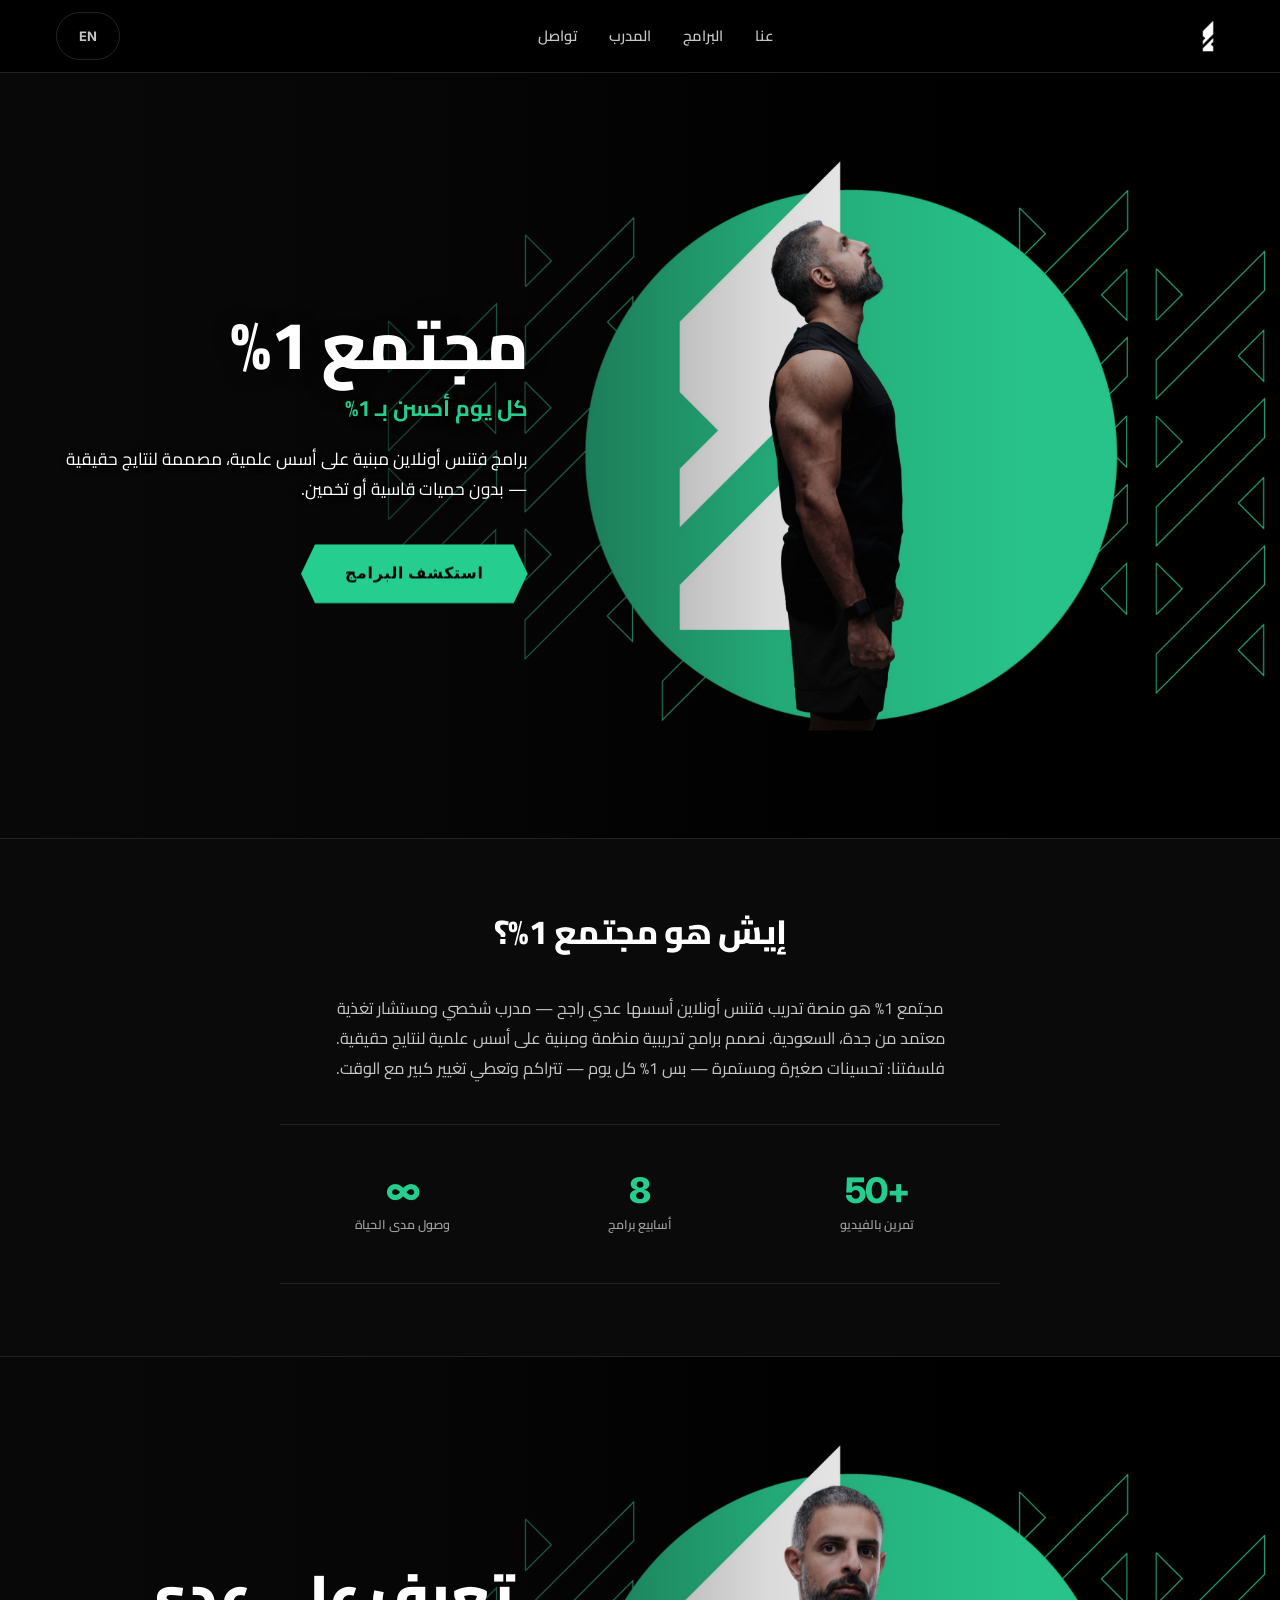
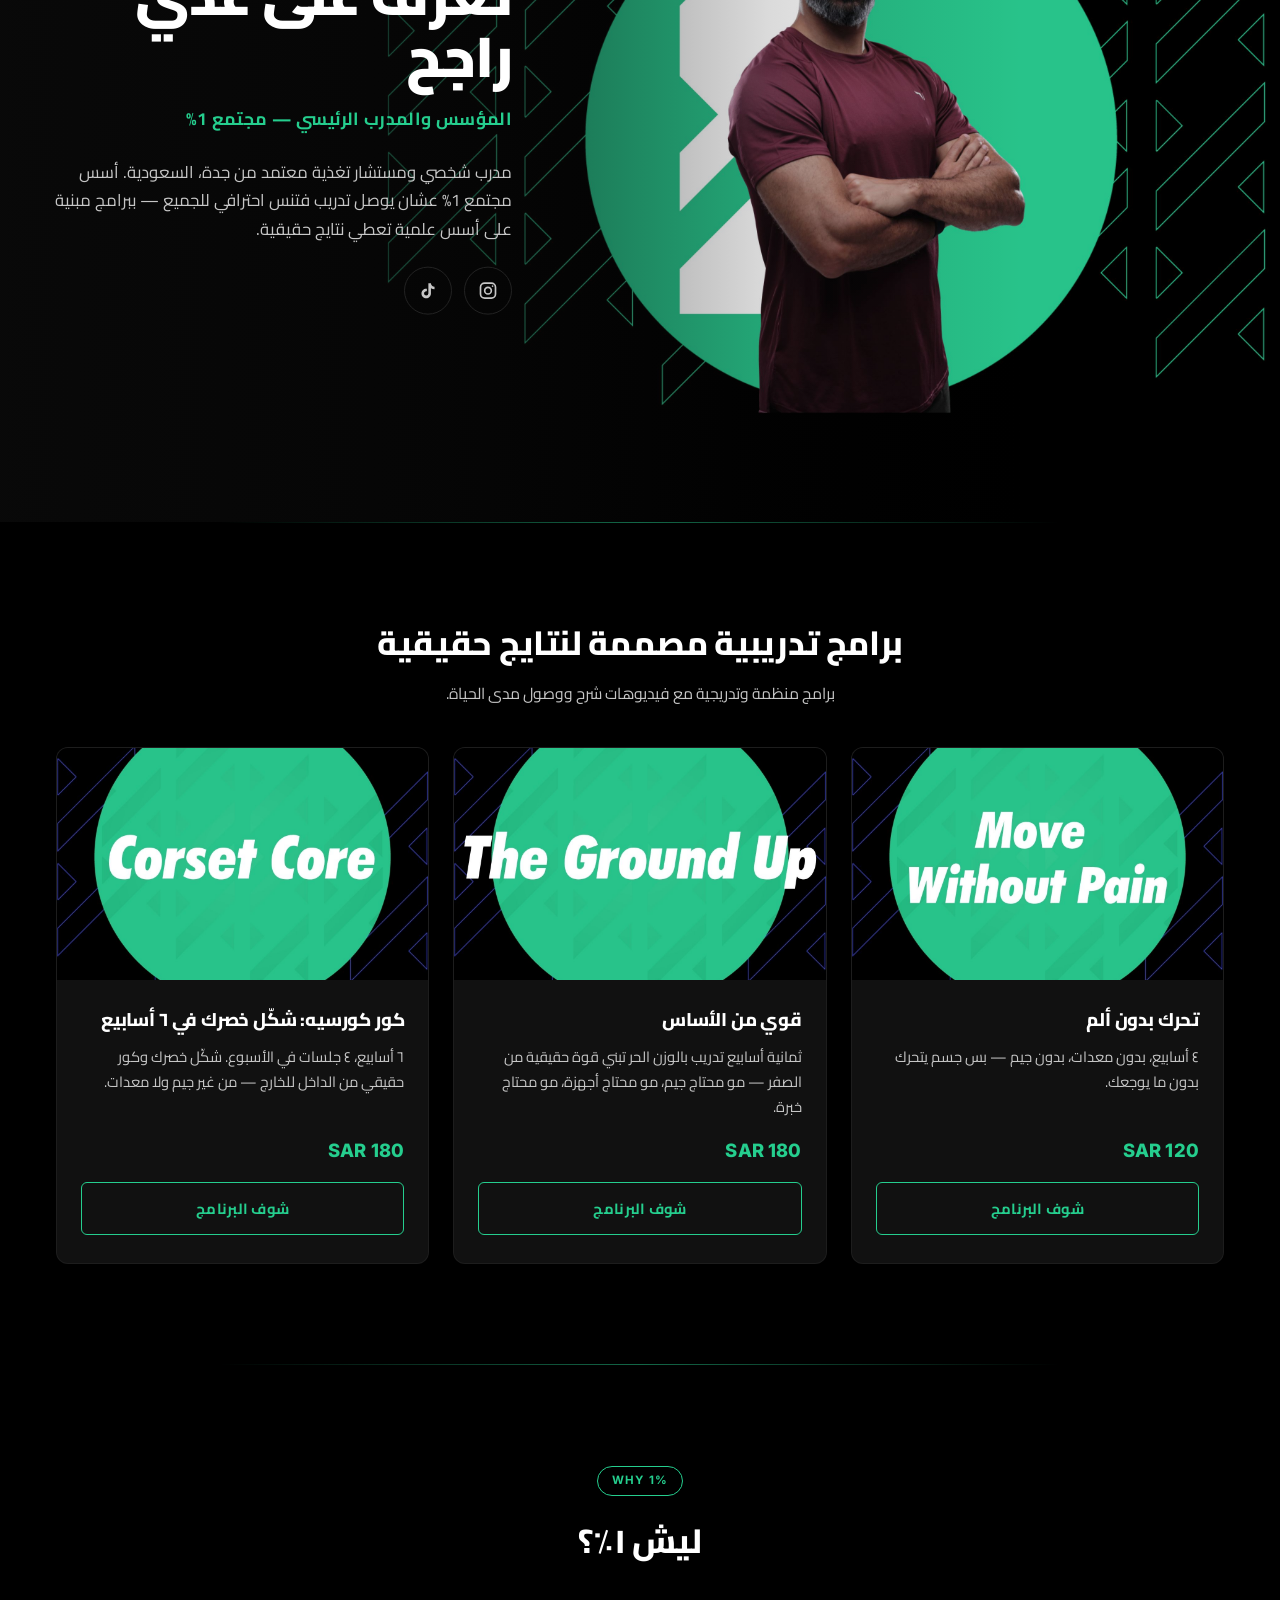
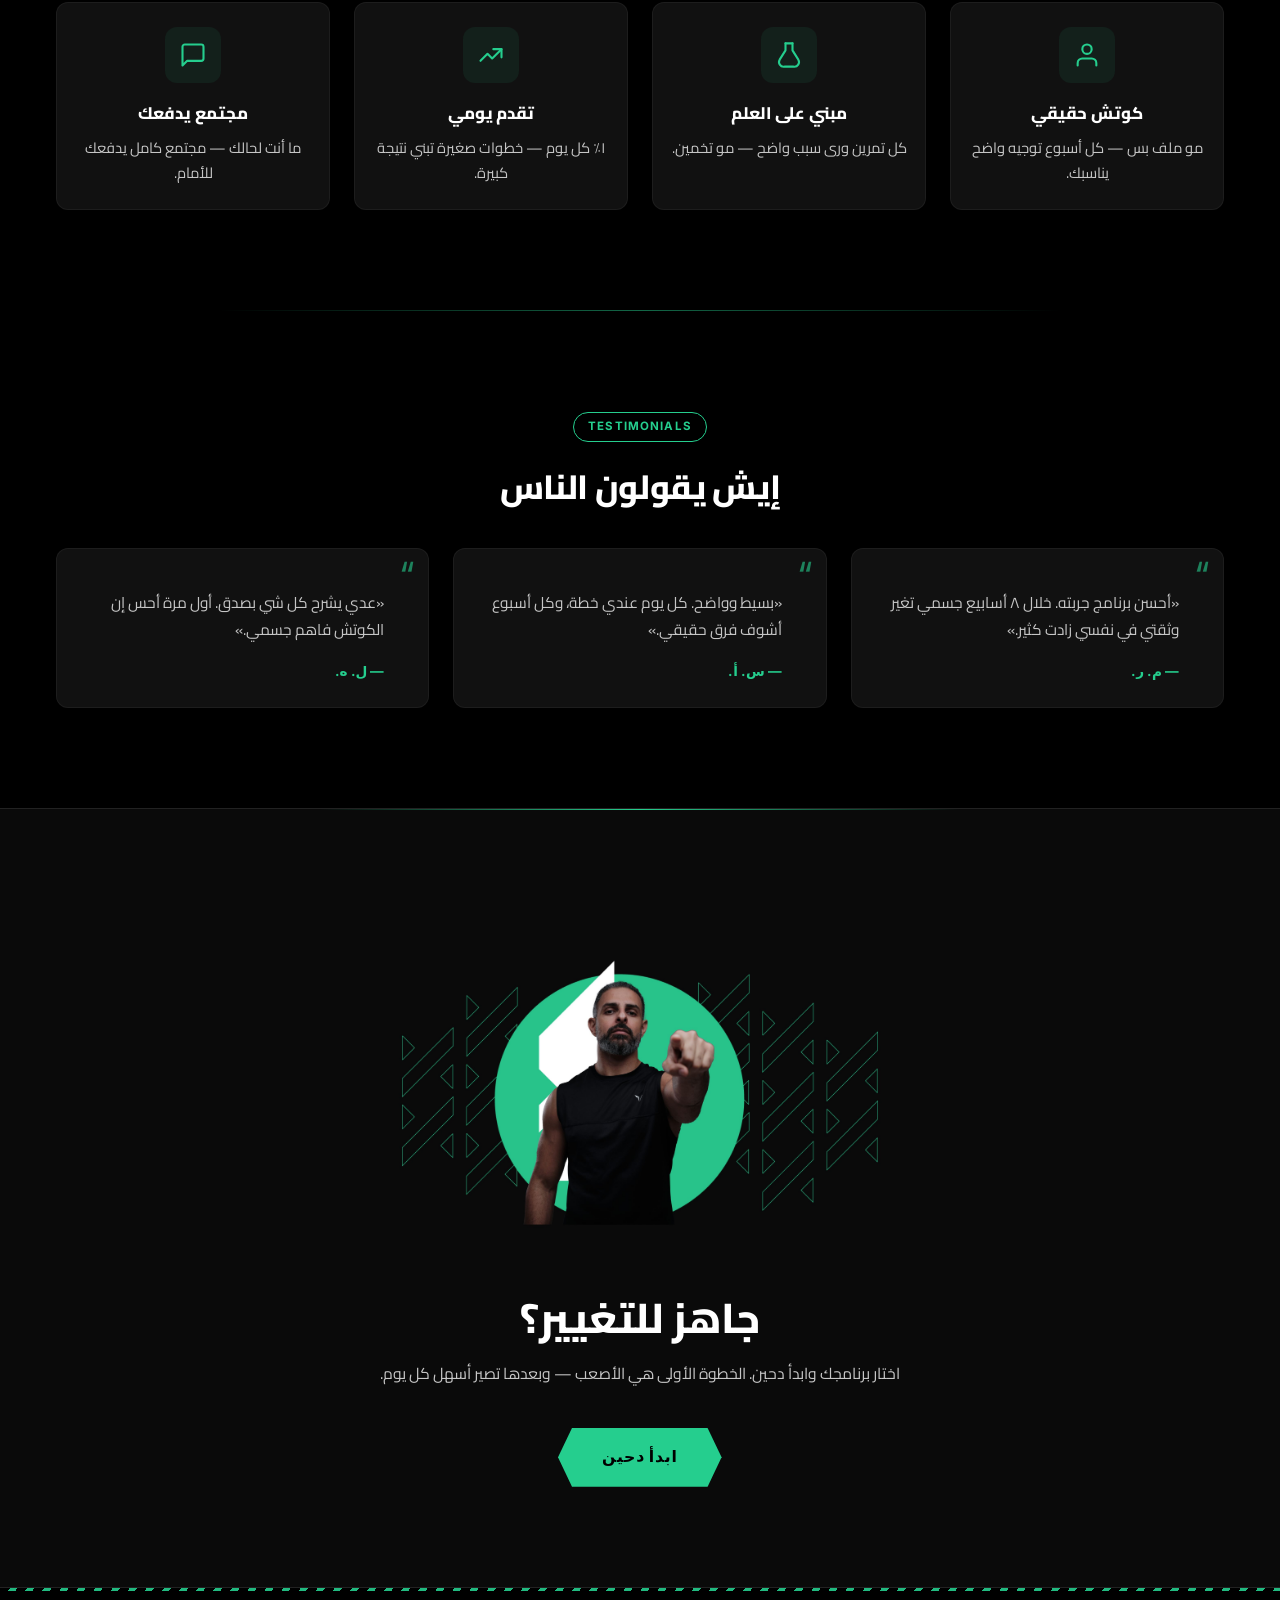
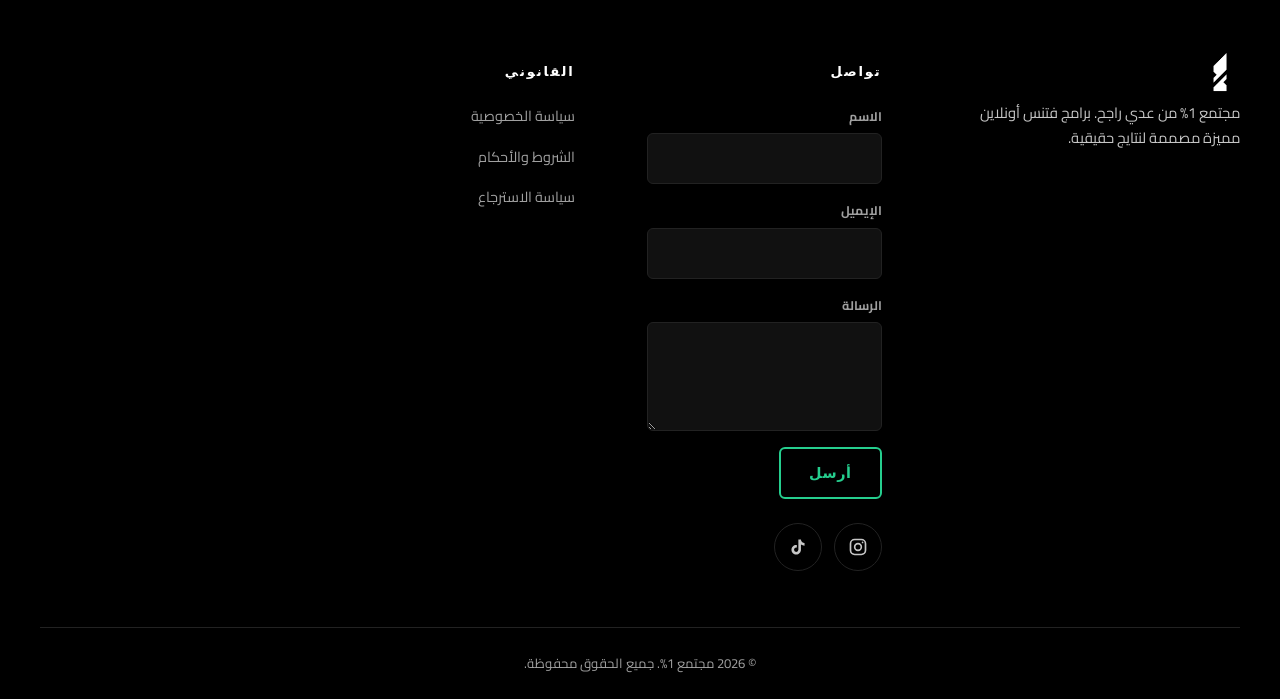
<file: index.html>
<!DOCTYPE html>
<html lang="ar" dir="rtl">
<head>
<meta charset="utf-8">
<meta name="viewport" content="width=device-width, initial-scale=1, maximum-scale=1">
<title>1% Community — مجتمع 1%</title>
<meta name="description" content="Science-backed online fitness programs with Odai Rajeh. Get 1% better every day.">
<meta property="og:title" content="1% Community">
<meta property="og:description" content="Get 1% better every day.">
<meta property="og:type" content="website">
<meta property="og:url" content="https://training.1percent.community">
<meta property="og:image" content="assets/images/hero.jpg">
<link rel="icon" type="image/png" href="/favicon.png">
<link rel="alternate icon" href="/favicon.ico">
<link rel="apple-touch-icon" href="/favicon.png">
<link rel="preconnect" href="https://fonts.googleapis.com">
<link rel="preconnect" href="https://fonts.gstatic.com" crossorigin>
<link href="https://fonts.googleapis.com/css2?family=Cairo:wght@400;600;700;800&family=Inter:wght@400;600;700;800&display=swap" rel="stylesheet">
<link rel="stylesheet" href="assets/css/style.css">
<script src="assets/js/icons.js" defer></script>
<!-- ==================== Tracking Pixels ====================
     All tracking IDs come from site_content.json homepage.tracking.* and are
     patched into the meta `content` attributes at deploy time. Each loader
     branch below short-circuits when its ID is empty — no network calls,
     no errors. Edit IDs from the dashboard Settings page.
     ======================================================== -->
<meta name="google-site-verification" content="" data-editable-content="homepage.tracking.google_site_verification">
<meta name="ga4-measurement-id" content="" data-editable-content="homepage.tracking.ga4_measurement_id">
<meta name="gtm-container-id" content="" data-editable-content="homepage.tracking.gtm_container_id">
<meta name="meta-pixel-id" content="" data-editable-content="homepage.tracking.meta_pixel_id">
<meta name="tiktok-pixel-id" content="" data-editable-content="homepage.tracking.tiktok_pixel_id">
<meta name="snapchat-pixel-id" content="" data-editable-content="homepage.tracking.snapchat_pixel_id">
<script>
(function(){
  function m(name){var el=document.querySelector('meta[name="'+name+'"]');return el&&el.content?el.content.trim():'';}
  var ga4Id=m('ga4-measurement-id'), gtmId=m('gtm-container-id'), metaPixelId=m('meta-pixel-id'),
      tiktokId=m('tiktok-pixel-id'), snapchatId=m('snapchat-pixel-id');

  // Google Analytics 4 (gtag.js)
  if (ga4Id) {
    var s=document.createElement('script');s.async=!0;s.src='https://www.googletagmanager.com/gtag/js?id='+encodeURIComponent(ga4Id);
    document.head.appendChild(s);
    window.dataLayer=window.dataLayer||[];
    function gtag(){window.dataLayer.push(arguments);}
    gtag('js',new Date());
    gtag('config',ga4Id);
  }

  // Google Tag Manager (umbrella loader)
  if (gtmId) {
    (function(w,d,s,l,i){w[l]=w[l]||[];w[l].push({'gtm.start':new Date().getTime(),event:'gtm.js'});
    var f=d.getElementsByTagName(s)[0],j=d.createElement(s),dl=l!='dataLayer'?'&l='+l:'';j.async=true;
    j.src='https://www.googletagmanager.com/gtm.js?id='+i+dl;f.parentNode.insertBefore(j,f);
    })(window,document,'script','dataLayer',gtmId);
  }

  // Meta (Facebook) Pixel
  if (metaPixelId) {
    !function(f,b,e,v,n,t,s){if(f.fbq)return;n=f.fbq=function(){n.callMethod?n.callMethod.apply(n,arguments):n.queue.push(arguments)};if(!f._fbq)f._fbq=n;n.push=n;n.loaded=!0;n.version='2.0';n.queue=[];t=b.createElement(e);t.async=!0;t.src=v;s=b.getElementsByTagName(e)[0];s.parentNode.insertBefore(t,s)}(window,document,'script','https://connect.facebook.net/en_US/fbevents.js');
    fbq('init',metaPixelId);fbq('track','PageView');
  }

  // TikTok Pixel
  if (tiktokId) {
    !function (w, d, t) {
      w.TiktokAnalyticsObject=t;var ttq=w[t]=w[t]||[];ttq.methods=["page","track","identify","instances","debug","on","off","once","ready","alias","group","enableCookie","disableCookie"],ttq.setAndDefer=function(t,e){t[e]=function(){t.push([e].concat(Array.prototype.slice.call(arguments,0)))}};for(var i=0;i<ttq.methods.length;i++)ttq.setAndDefer(ttq,ttq.methods[i]);ttq.instance=function(t){for(var e=ttq._i[t]||[],n=0;n<ttq.methods.length;n++)ttq.setAndDefer(e,ttq.methods[n]);return e},ttq.load=function(e,n){var i="https://analytics.tiktok.com/i18n/pixel/events.js";ttq._i=ttq._i||{},ttq._i[e]=[],ttq._i[e]._u=i,ttq._t=ttq._t||{},ttq._t[e]=+new Date,ttq._o=ttq._o||{},ttq._o[e]=n||{};var o=document.createElement("script");o.type="text/javascript",o.async=!0,o.src=i+"?sdkid="+e+"&lib="+t;var a=document.getElementsByTagName("script")[0];a.parentNode.insertBefore(o,a)};
      ttq.load(tiktokId); ttq.page();
    }(window, document, 'ttq');
  }

  // Snapchat Pixel
  if (snapchatId) {
    (function(e,t,n){if(e.snaptr)return;var a=e.snaptr=function(){a.handleRequest?a.handleRequest.apply(a,arguments):a.queue.push(arguments)};a.queue=[];var s='script';var r=t.createElement(s);r.async=!0;r.src=n;var u=t.getElementsByTagName(s)[0];u.parentNode.insertBefore(r,u)})(window,document,'https://sc-static.net/scevent.min.js');
    snaptr('init',snapchatId);snaptr('track','PAGE_VIEW');
  }
})();
</script>
<!-- ==================== /Tracking Pixels ==================== -->
</head>
<body>

<!-- ==================== Header ==================== -->
<header class="site-header" id="top">
  <div class="header-inner">
    <a href="#top" class="logo" aria-label="1% Community">
      <img src="assets/images/logo_white.png" alt="1% Community" width="160" height="40">
    </a>

    <nav class="site-nav" id="site-nav" aria-label="Primary">
      <a class="nav-link" href="#about" data-visible="true"
         data-editable-href="homepage.nav.links.0.href"
         data-editable-data-visible="homepage.nav.links.0.visible">
        <span data-lang="ar" data-editable="homepage.nav.links.0.ar">عنا</span>
        <span data-lang="en" data-editable="homepage.nav.links.0.en">About</span>
      </a>
      <a class="nav-link" href="#programs" data-visible="true"
         data-editable-href="homepage.nav.links.1.href"
         data-editable-data-visible="homepage.nav.links.1.visible">
        <span data-lang="ar" data-editable="homepage.nav.links.1.ar">البرامج</span>
        <span data-lang="en" data-editable="homepage.nav.links.1.en">Programs</span>
      </a>
      <a class="nav-link" href="#trainer" data-visible="true"
         data-editable-href="homepage.nav.links.2.href"
         data-editable-data-visible="homepage.nav.links.2.visible">
        <span data-lang="ar" data-editable="homepage.nav.links.2.ar">المدرب</span>
        <span data-lang="en" data-editable="homepage.nav.links.2.en">Coach</span>
      </a>
      <a class="nav-link" href="#contact" data-visible="true"
         data-editable-href="homepage.nav.links.3.href"
         data-editable-data-visible="homepage.nav.links.3.visible">
        <span data-lang="ar" data-editable="homepage.nav.links.3.ar">تواصل</span>
        <span data-lang="en" data-editable="homepage.nav.links.3.en">Contact</span>
      </a>
    </nav>

    <div class="header-actions">
      <button id="nav-toggle" class="btn-nav-toggle" type="button" aria-label="Toggle menu" aria-controls="site-nav" aria-expanded="false">
        <svg viewBox="0 0 24 24" aria-hidden="true" fill="none" stroke="currentColor" stroke-width="2" stroke-linecap="round">
          <line x1="3" y1="6" x2="21" y2="6"/>
          <line x1="3" y1="12" x2="21" y2="12"/>
          <line x1="3" y1="18" x2="21" y2="18"/>
        </svg>
      </button>
      <button id="lang-toggle" class="btn-lang" type="button" aria-label="Toggle language">
        <span data-lang="ar">EN</span>
        <span data-lang="en">عربي</span>
      </button>
    </div>
  </div>
</header>

<!-- ==================== Hero ==================== -->
<section class="hero">
  <div class="hero-img-wrap">
    <img src="assets/images/hero.jpg" alt="" aria-hidden="true" data-editable-src="homepage.hero.background_photo">
  </div>
  <div class="hero-body">
    <span class="hero-badge" data-visible="false"
          data-editable-data-visible="homepage.hero.badge.visible">
      <span data-lang="ar" data-editable="homepage.hero.badge.ar">تدريب فتنس أونلاين</span>
      <span data-lang="en" data-editable="homepage.hero.badge.en">Online Fitness Coaching</span>
    </span>
    <h1 class="hero-title">
      <span data-lang="ar" data-editable="homepage.hero.title.ar">مجتمع 1%</span>
      <span data-lang="en" data-editable="homepage.hero.title.en">1% Community</span>
    </h1>
    <p class="hero-sub">
      <span data-lang="ar" data-editable="homepage.hero.subtitle.ar">كل يوم أحسن بـ 1%</span>
      <span data-lang="en" data-editable="homepage.hero.subtitle.en">Get 1% Better Every Day</span>
    </p>
    <p class="hero-desc">
      <span data-lang="ar" data-editable="homepage.hero.description.ar">برامج فتنس أونلاين مبنية على أسس علمية، مصممة لنتايج حقيقية — بدون حميات قاسية أو تخمين.</span>
      <span data-lang="en" data-editable="homepage.hero.description.en">Premium online fitness programs built on science, designed for real results — no extreme diets, no guesswork.</span>
    </p>
    <a href="#programs" class="btn" data-editable-href="homepage.hero.cta_link">
      <span data-lang="ar" data-editable="homepage.hero.cta_text.ar">استكشف البرامج</span>
      <span data-lang="en" data-editable="homepage.hero.cta_text.en">Explore Programs</span>
    </a>
  </div>
</section>

<!-- ==================== About ==================== -->
<section class="about-strip" id="about">
  <div class="section-head">
    <span class="section-label" data-visible="false"
          data-editable-data-visible="homepage.about.section_label.visible">
      <span data-lang="ar" data-editable="homepage.about.section_label.ar">عن ١٪</span>
      <span data-lang="en" data-editable="homepage.about.section_label.en">About</span>
    </span>
    <h2 class="section-title">
      <span data-lang="ar" data-editable="homepage.about.title.ar">إيش هو مجتمع 1%؟</span>
      <span data-lang="en" data-editable="homepage.about.title.en">What is 1% Community?</span>
    </h2>
  </div>

  <div class="about-body">
    <p class="about-paragraph">
      <span data-lang="ar" data-editable="homepage.about.paragraphs.0.ar">مجتمع 1% هو منصة تدريب فتنس أونلاين أسسها عدي راجح — مدرب شخصي ومستشار تغذية معتمد من جدة، السعودية. نصمم برامج تدريبية منظمة ومبنية على أسس علمية لنتايج حقيقية.</span>
      <span data-lang="en" data-editable="homepage.about.paragraphs.0.en">1% Community is an online fitness coaching platform founded by Odai Rajeh — a certified personal trainer and nutrition coach based in Jeddah, Saudi Arabia. We create structured, science-backed training programs designed for real results.</span>
    </p>
    <p class="about-paragraph">
      <span data-lang="ar" data-editable="homepage.about.paragraphs.1.ar">فلسفتنا: تحسينات صغيرة ومستمرة — بس 1% كل يوم — تتراكم وتعطي تغيير كبير مع الوقت.</span>
      <span data-lang="en" data-editable="homepage.about.paragraphs.1.en">Our philosophy: small, consistent improvements — just 1% better every day — compound into dramatic transformation over time.</span>
    </p>
  </div>

  <div class="about-stats">
    <div class="about-stat">
      <div class="stat-value" data-editable="homepage.about.stats.0.value">+50</div>
      <div class="stat-label">
        <span data-lang="ar" data-editable="homepage.about.stats.0.label.ar">تمرين بالفيديو</span>
        <span data-lang="en" data-editable="homepage.about.stats.0.label.en">Guided Exercises</span>
      </div>
    </div>
    <div class="about-stat">
      <div class="stat-value" data-editable="homepage.about.stats.1.value">8</div>
      <div class="stat-label">
        <span data-lang="ar" data-editable="homepage.about.stats.1.label.ar">أسابيع برامج</span>
        <span data-lang="en" data-editable="homepage.about.stats.1.label.en">Week Programs</span>
      </div>
    </div>
    <div class="about-stat">
      <div class="stat-value" data-editable="homepage.about.stats.2.value">∞</div>
      <div class="stat-label">
        <span data-lang="ar" data-editable="homepage.about.stats.2.label.ar">وصول مدى الحياة</span>
        <span data-lang="en" data-editable="homepage.about.stats.2.label.en">Lifetime Access</span>
      </div>
    </div>
  </div>
</section>

<!-- ==================== Trainer ==================== -->
<section data-size="medium" data-pos="right" class="trainer-hero" id="trainer"
         data-editable-data-pos="homepage.trainer.photo_position"
         data-editable-data-size="homepage.trainer.photo_size">
  <div class="trainer-hero-img-wrap">
    <img src="assets/images/trainer.jpg" alt="Odai Rajeh" data-editable-src="homepage.trainer.photo">
  </div>
  <div class="trainer-hero-body">
    <span class="trainer-hero-label" data-visible="false"
          data-editable-data-visible="homepage.trainer.section_label.visible">
      <span data-lang="ar" data-editable="homepage.trainer.section_label.ar">المدرب</span>
      <span data-lang="en" data-editable="homepage.trainer.section_label.en">Coach</span>
    </span>
    <h2 class="trainer-hero-title">
      <span data-lang="ar" data-editable="homepage.trainer.title.ar">تعرف على عدي راجح</span>
      <span data-lang="en" data-editable="homepage.trainer.title.en">Meet Odai Rajeh</span>
    </h2>
    <p class="trainer-hero-role">
      <span data-lang="ar" data-editable="homepage.trainer.role.ar">المؤسس والمدرب الرئيسي — مجتمع 1%</span>
      <span data-lang="en" data-editable="homepage.trainer.role.en">Founder &amp; Head Coach — 1% Community</span>
    </p>
    <p class="trainer-hero-bio">
      <span data-lang="ar" data-editable="homepage.trainer.bio.ar">مدرب شخصي ومستشار تغذية معتمد من جدة، السعودية. أسس مجتمع 1% عشان يوصل تدريب فتنس احترافي للجميع — ببرامج مبنية على أسس علمية تعطي نتايج حقيقية.</span>
      <span data-lang="en" data-editable="homepage.trainer.bio.en">Certified personal trainer and nutrition coach based in Jeddah, Saudi Arabia. Founded 1% Community to make expert-level fitness coaching accessible to everyone — with science-backed programs that deliver real results.</span>
    </p>
    <div class="trainer-social">
      <a class="social-link" href="https://instagram.com/odairajeh" target="_blank" rel="noopener"
         aria-label="Instagram" data-editable-href="homepage.trainer.social.instagram">
        <svg viewBox="0 0 24 24" aria-hidden="true" fill="none" stroke="currentColor" stroke-width="2" stroke-linecap="round" stroke-linejoin="round">
          <rect x="3" y="3" width="18" height="18" rx="5"/>
          <circle cx="12" cy="12" r="4"/>
          <circle cx="17.5" cy="6.5" r="1" fill="currentColor" stroke="none"/>
        </svg>
      </a>
      <a class="social-link" href="https://tiktok.com/@odairajeh" target="_blank" rel="noopener"
         aria-label="TikTok" data-editable-href="homepage.trainer.social.tiktok">
        <svg viewBox="0 0 24 24" aria-hidden="true" fill="currentColor">
          <path d="M16.6 5.82a4.28 4.28 0 0 1-1.06-2.82h-3.09v12.4a2.59 2.59 0 0 1-2.59 2.5 2.6 2.6 0 0 1-2.6-2.6c0-1.72 1.66-3.01 3.37-2.48V9.66c-3.45-.46-6.47 2.22-6.47 5.64 0 3.33 2.76 5.7 5.69 5.7 3.14 0 5.69-2.55 5.69-5.7V9.01a7.35 7.35 0 0 0 4.3 1.38V7.3s-1.88.09-3.24-1.48z"/>
        </svg>
      </a>
    </div>
  </div>
</section>

<!-- ==================== Programs ==================== -->
<section class="section" id="programs">
  <div class="section-head">
    <span class="section-label" data-visible="false"
          data-editable-data-visible="homepage.programs.section_label.visible">
      <span data-lang="ar" data-editable="homepage.programs.section_label.ar">البرامج</span>
      <span data-lang="en" data-editable="homepage.programs.section_label.en">Programs</span>
    </span>
    <h2 class="section-title">
      <span data-lang="ar" data-editable="homepage.programs.title.ar">برامج تدريبية مصممة لنتايج حقيقية</span>
      <span data-lang="en" data-editable="homepage.programs.title.en">Training Programs Built for Results</span>
    </h2>
    <p class="section-sub">
      <span data-lang="ar" data-editable="homepage.programs.subtitle.ar">برامج منظمة وتدريجية مع فيديوهات شرح ووصول مدى الحياة.</span>
      <span data-lang="en" data-editable="homepage.programs.subtitle.en">Structured, progressive programs with video guides and lifetime access.</span>
    </p>
  </div>

  <div class="programs-grid">

    <!--
      PROGRAM SLOT RESERVED: core_reboot
      Omitted until Stripe business verification clears (deadline 2026-04-28).
      When the Payment Link exists, re-insert the <article data-program-slot="core_reboot"> block
      and the dashboard's data-editable markers will rehydrate it.
    -->

    <article class="program-card" data-program-slot="move_without_pain">
      <img class="program-img" src="assets/images/program_1.jpg" alt="" aria-hidden="true">
      <div class="program-body">
        <h3 class="program-title">
          <span data-lang="ar" data-editable="programs.move_without_pain.title.ar">تحرك بدون ألم</span>
          <span data-lang="en" data-editable="programs.move_without_pain.title.en">Move Without Pain</span>
        </h3>
        <p class="program-desc">
          <span data-lang="ar" data-editable="programs.move_without_pain.description.ar">٤ أسابيع، بدون معدات، بدون جيم — بس جسم يتحرك بدون ما يوجعك.</span>
          <span data-lang="en" data-editable="programs.move_without_pain.description.en">4 weeks, no equipment, no gym — just a body that finally moves without fighting you.</span>
        </p>
        <div class="program-price" data-editable="programs.move_without_pain.price">120 SAR</div>
        <a href="/move-without-pain/" class="program-cta">
          <span data-lang="ar" data-editable="programs.move_without_pain.cta_text.ar">شوف البرنامج</span>
          <span data-lang="en" data-editable="programs.move_without_pain.cta_text.en">View Program</span>
        </a>
      </div>
    </article>

    <article class="program-card" data-program-slot="strong_from_the_ground_up">
      <img class="program-img" src="assets/images/program_2.jpg" alt="" aria-hidden="true">
      <div class="program-body">
        <h3 class="program-title">
          <span data-lang="ar" data-editable="programs.strong_from_the_ground_up.title.ar">قوي من الأساس</span>
          <span data-lang="en" data-editable="programs.strong_from_the_ground_up.title.en">Strong From The Ground Up</span>
        </h3>
        <p class="program-desc">
          <span data-lang="ar" data-editable="programs.strong_from_the_ground_up.description.ar">ثمانية أسابيع تدريب بالوزن الحر تبني قوة حقيقية من الصفر — مو محتاج جيم، مو محتاج أجهزة، مو محتاج خبرة.</span>
          <span data-lang="en" data-editable="programs.strong_from_the_ground_up.description.en">8 weeks of bodyweight training that builds real strength from zero — no gym, no equipment, no prior experience needed.</span>
        </p>
        <div class="program-price" data-editable="programs.strong_from_the_ground_up.price">180 SAR</div>
        <a href="/strong-from-the-ground-up/" class="program-cta">
          <span data-lang="ar" data-editable="programs.strong_from_the_ground_up.cta_text.ar">شوف البرنامج</span>
          <span data-lang="en" data-editable="programs.strong_from_the_ground_up.cta_text.en">View Program</span>
        </a>
      </div>
    </article>

    <article class="program-card" data-program-slot="corset_core">
      <img class="program-img" src="assets/images/program_3.jpg" alt="" aria-hidden="true">
      <div class="program-body">
        <h3 class="program-title">
          <span data-lang="ar" data-editable="programs.corset_core.title.ar">كور كورسيه: شكّل خصرك في ٦ أسابيع</span>
          <span data-lang="en" data-editable="programs.corset_core.title.en">Corset Core: 6-Week Waist &amp; Ab Sculpt</span>
        </h3>
        <p class="program-desc">
          <span data-lang="ar" data-editable="programs.corset_core.description.ar">٦ أسابيع، ٤ جلسات في الأسبوع. شكّل خصرك وكور حقيقي من الداخل للخارج — من غير جيم ولا معدات.</span>
          <span data-lang="en" data-editable="programs.corset_core.description.en">6 weeks, 4 sessions a week. Sculpt your waist and build a real core from the inside out — no gym, no equipment.</span>
        </p>
        <div class="program-price" data-editable="programs.corset_core.price">180 SAR</div>
        <a href="/corset-core/" class="program-cta">
          <span data-lang="ar" data-editable="programs.corset_core.cta_text.ar">شوف البرنامج</span>
          <span data-lang="en" data-editable="programs.corset_core.cta_text.en">View Program</span>
        </a>
      </div>
    </article>

  </div>
</section>

<!-- ==================== Why 1PC ==================== -->
<section class="section" id="why">
  <div class="section-head">
    <span class="section-label">Why 1%</span>
    <h2 class="section-title">
      <span data-lang="ar">ليش ١٪؟</span>
      <span data-lang="en">Why 1%?</span>
    </h2>
  </div>

  <div class="why-grid">

    <div class="why-card" data-icon="coach"
         data-visible="true"
         data-editable-data-visible="homepage.why.cards.0.visible"
         data-editable-data-icon="homepage.why.cards.0.icon">
      <div class="why-icon" aria-hidden="true">
        <svg viewBox="0 0 24 24" fill="none" stroke="currentColor" stroke-width="1.8" stroke-linecap="round" stroke-linejoin="round">
          <path d="M20 21v-2a4 4 0 0 0-4-4H8a4 4 0 0 0-4 4v2"/>
          <circle cx="12" cy="7" r="4"/>
        </svg>
      </div>
      <h3 class="why-title">
        <span data-lang="ar" data-editable="homepage.why.cards.0.title.ar">كوتش حقيقي</span>
        <span data-lang="en" data-editable="homepage.why.cards.0.title.en">Real Coach</span>
      </h3>
      <p class="why-desc">
        <span data-lang="ar" data-editable="homepage.why.cards.0.description.ar">مو ملف بس — كل أسبوع توجيه واضح يناسبك.</span>
        <span data-lang="en" data-editable="homepage.why.cards.0.description.en">Not just a PDF — clear, adaptive guidance every week.</span>
      </p>
    </div>

    <div class="why-card" data-icon="science"
         data-visible="true"
         data-editable-data-visible="homepage.why.cards.1.visible"
         data-editable-data-icon="homepage.why.cards.1.icon">
      <div class="why-icon" aria-hidden="true">
        <svg viewBox="0 0 24 24" fill="none" stroke="currentColor" stroke-width="1.8" stroke-linecap="round" stroke-linejoin="round">
          <path d="M9 2v6l-5 8a4 4 0 0 0 4 6h8a4 4 0 0 0 4-6l-5-8V2"/>
          <line x1="9" y1="2" x2="15" y2="2"/>
        </svg>
      </div>
      <h3 class="why-title">
        <span data-lang="ar" data-editable="homepage.why.cards.1.title.ar">مبني على العلم</span>
        <span data-lang="en" data-editable="homepage.why.cards.1.title.en">Science-Backed</span>
      </h3>
      <p class="why-desc">
        <span data-lang="ar" data-editable="homepage.why.cards.1.description.ar">كل تمرين ورى سبب واضح — مو تخمين.</span>
        <span data-lang="en" data-editable="homepage.why.cards.1.description.en">Every exercise has a clear reason — no guesswork.</span>
      </p>
    </div>

    <div class="why-card" data-icon="progress"
         data-visible="true"
         data-editable-data-visible="homepage.why.cards.2.visible"
         data-editable-data-icon="homepage.why.cards.2.icon">
      <div class="why-icon" aria-hidden="true">
        <svg viewBox="0 0 24 24" fill="none" stroke="currentColor" stroke-width="1.8" stroke-linecap="round" stroke-linejoin="round">
          <polyline points="3 17 9 11 13 15 21 7"/>
          <polyline points="14 7 21 7 21 14"/>
        </svg>
      </div>
      <h3 class="why-title">
        <span data-lang="ar" data-editable="homepage.why.cards.2.title.ar">تقدم يومي</span>
        <span data-lang="en" data-editable="homepage.why.cards.2.title.en">Daily Progress</span>
      </h3>
      <p class="why-desc">
        <span data-lang="ar" data-editable="homepage.why.cards.2.description.ar">١٪ كل يوم — خطوات صغيرة تبني نتيجة كبيرة.</span>
        <span data-lang="en" data-editable="homepage.why.cards.2.description.en">1% each day — small steps build a big result.</span>
      </p>
    </div>

    <div class="why-card" data-icon="community"
         data-visible="true"
         data-editable-data-visible="homepage.why.cards.3.visible"
         data-editable-data-icon="homepage.why.cards.3.icon">
      <div class="why-icon" aria-hidden="true">
        <svg viewBox="0 0 24 24" fill="none" stroke="currentColor" stroke-width="1.8" stroke-linecap="round" stroke-linejoin="round">
          <path d="M21 15a2 2 0 0 1-2 2H7l-4 4V5a2 2 0 0 1 2-2h14a2 2 0 0 1 2 2z"/>
        </svg>
      </div>
      <h3 class="why-title">
        <span data-lang="ar" data-editable="homepage.why.cards.3.title.ar">مجتمع يدفعك</span>
        <span data-lang="en" data-editable="homepage.why.cards.3.title.en">Community Support</span>
      </h3>
      <p class="why-desc">
        <span data-lang="ar" data-editable="homepage.why.cards.3.description.ar">ما أنت لحالك — مجتمع كامل يدفعك للأمام.</span>
        <span data-lang="en" data-editable="homepage.why.cards.3.description.en">You're not alone — a full community pushing you forward.</span>
      </p>
    </div>

  </div>
</section>

<!-- ==================== Testimonials ==================== -->
<section class="section" id="testimonials">
  <div class="section-head">
    <span class="section-label">Testimonials</span>
    <h2 class="section-title">
      <span data-lang="ar">إيش يقولون الناس</span>
      <span data-lang="en">What people say</span>
    </h2>
  </div>

  <div class="testimonials">

    <figure class="quote"
            data-visible="true"
            data-editable-data-visible="homepage.testimonials.items.0.visible">
      <p class="quote-text">
        <span data-lang="ar" data-editable="homepage.testimonials.items.0.quote.ar">«أحسن برنامج جربته. خلال ٨ أسابيع جسمي تغير وثقتي في نفسي زادت كثير.»</span>
        <span data-lang="en" data-editable="homepage.testimonials.items.0.quote.en">"Best program I've tried. In 8 weeks my body changed and my confidence jumped hard."</span>
      </p>
      <figcaption class="quote-author">
        <span data-lang="ar" data-editable="homepage.testimonials.items.0.author.ar">— م. ر.</span>
        <span data-lang="en" data-editable="homepage.testimonials.items.0.author.en">— M. R.</span>
      </figcaption>
    </figure>

    <figure class="quote"
            data-visible="true"
            data-editable-data-visible="homepage.testimonials.items.1.visible">
      <p class="quote-text">
        <span data-lang="ar" data-editable="homepage.testimonials.items.1.quote.ar">«بسيط وواضح. كل يوم عندي خطة، وكل أسبوع أشوف فرق حقيقي.»</span>
        <span data-lang="en" data-editable="homepage.testimonials.items.1.quote.en">"Simple and clear. Every day I have a plan, every week I see real progress."</span>
      </p>
      <figcaption class="quote-author">
        <span data-lang="ar" data-editable="homepage.testimonials.items.1.author.ar">— س. أ.</span>
        <span data-lang="en" data-editable="homepage.testimonials.items.1.author.en">— S. A.</span>
      </figcaption>
    </figure>

    <figure class="quote"
            data-visible="true"
            data-editable-data-visible="homepage.testimonials.items.2.visible">
      <p class="quote-text">
        <span data-lang="ar" data-editable="homepage.testimonials.items.2.quote.ar">«عدي يشرح كل شي بصدق. أول مرة أحس إن الكوتش فاهم جسمي.»</span>
        <span data-lang="en" data-editable="homepage.testimonials.items.2.quote.en">"Odai explains everything honestly. First time a coach actually understood my body."</span>
      </p>
      <figcaption class="quote-author">
        <span data-lang="ar" data-editable="homepage.testimonials.items.2.author.ar">— ل. ه.</span>
        <span data-lang="en" data-editable="homepage.testimonials.items.2.author.en">— L. H.</span>
      </figcaption>
    </figure>

  </div>
</section>

<!-- ==================== Final CTA ==================== -->
<section class="final-cta" id="final-cta"
         data-visible="true"
         data-editable-data-visible="homepage.final_cta.visible">
  <img src="assets/images/cta.jpg" alt="" aria-hidden="true"
       data-editable-src="homepage.final_cta.background_photo">
  <h2>
    <span data-lang="ar" data-editable="homepage.final_cta.title.ar">جاهز للتغيير؟</span>
    <span data-lang="en" data-editable="homepage.final_cta.title.en">Ready to change?</span>
  </h2>
  <p>
    <span data-lang="ar" data-editable="homepage.final_cta.description.ar">اختار برنامجك وابدأ دحين. الخطوة الأولى هي الأصعب — وبعدها تصير أسهل كل يوم.</span>
    <span data-lang="en" data-editable="homepage.final_cta.description.en">Pick your program and start today. The first step is the hardest — it gets easier every day after.</span>
  </p>
  <a href="#programs" class="btn" data-editable-href="homepage.final_cta.cta_link">
    <span data-lang="ar" data-editable="homepage.final_cta.cta_text.ar">ابدأ دحين</span>
    <span data-lang="en" data-editable="homepage.final_cta.cta_text.en">Start now</span>
  </a>
</section>

<!-- ==================== Footer (Contact) ==================== -->
<footer class="site-footer" id="contact">
  <div class="footer-inner">

    <div class="footer-col footer-brand">
      <a href="#top" class="logo" aria-label="1% Community">
        <img src="assets/images/logo_white.png" alt="1% Community" width="180" height="40">
      </a>
      <p class="footer-tagline">
        <span data-lang="ar" data-editable="homepage.footer.tagline.ar">مجتمع 1% من عدي راجح. برامج فتنس أونلاين مميزة مصممة لنتايج حقيقية.</span>
        <span data-lang="en" data-editable="homepage.footer.tagline.en">1% Community by Odai Rajeh. Premium online fitness programs designed for real results.</span>
      </p>
    </div>

    <div class="footer-col footer-contact-col">
      <h4>
        <span data-lang="ar">تواصل</span>
        <span data-lang="en">Get in touch</span>
      </h4>

      <form class="contact-form" id="contact-form" action="https://api.1percent.community/api/contact" method="post"
            data-visible="true"
            data-editable-data-visible="homepage.footer.show_contact_form">
        <label class="contact-field">
          <span class="contact-field-label">
            <span data-lang="ar">الاسم</span>
            <span data-lang="en">Name</span>
          </span>
          <input type="text" name="name" required autocomplete="name">
        </label>
        <label class="contact-field">
          <span class="contact-field-label">
            <span data-lang="ar">الإيميل</span>
            <span data-lang="en">Email</span>
          </span>
          <input type="email" name="email" required autocomplete="email">
        </label>
        <label class="contact-field">
          <span class="contact-field-label">
            <span data-lang="ar">الرسالة</span>
            <span data-lang="en">Message</span>
          </span>
          <textarea name="message" rows="3" required></textarea>
        </label>
        <button type="submit" class="btn-outline contact-submit">
          <span data-lang="ar">أرسل</span>
          <span data-lang="en">Send</span>
        </button>
      </form>

      <a class="footer-email" href="mailto:hello@1percent.community"
         data-visible="false"
         data-editable-data-visible="homepage.footer.show_email">
        hello@1percent.community
      </a>

      <nav class="footer-socials" aria-label="Social">
        <a class="social-link" href="https://instagram.com/1percent_community" target="_blank" rel="noopener" aria-label="Instagram"
           data-visible="true"
           data-editable-data-visible="homepage.footer.social.instagram.visible"
           data-editable-href="homepage.footer.social.instagram.url">
          <svg viewBox="0 0 24 24" aria-hidden="true" fill="none" stroke="currentColor" stroke-width="2" stroke-linecap="round" stroke-linejoin="round">
            <rect x="3" y="3" width="18" height="18" rx="5"/>
            <circle cx="12" cy="12" r="4"/>
            <circle cx="17.5" cy="6.5" r="1" fill="currentColor" stroke="none"/>
          </svg>
          <span class="sr-only" data-editable="homepage.footer.social.instagram.handle">@1percent_community</span>
        </a>
        <a class="social-link" href="https://tiktok.com/@1percent_community" target="_blank" rel="noopener" aria-label="TikTok"
           data-visible="true"
           data-editable-data-visible="homepage.footer.social.tiktok.visible"
           data-editable-href="homepage.footer.social.tiktok.url">
          <svg viewBox="0 0 24 24" aria-hidden="true" fill="currentColor">
            <path d="M16.6 5.82a4.28 4.28 0 0 1-1.06-2.82h-3.09v12.4a2.59 2.59 0 0 1-2.59 2.5 2.6 2.6 0 0 1-2.6-2.6c0-1.72 1.66-3.01 3.37-2.48V9.66c-3.45-.46-6.47 2.22-6.47 5.64 0 3.33 2.76 5.7 5.69 5.7 3.14 0 5.69-2.55 5.69-5.7V9.01a7.35 7.35 0 0 0 4.3 1.38V7.3s-1.88.09-3.24-1.48z"/>
          </svg>
          <span class="sr-only" data-editable="homepage.footer.social.tiktok.handle">@1percent_community</span>
        </a>
      </nav>
    </div>

    <div class="footer-col">
      <h4>
        <span data-lang="ar">القانوني</span>
        <span data-lang="en">Legal</span>
      </h4>
      <ul class="footer-links">
        <li data-visible="true" data-editable-data-visible="homepage.footer.legal.0.visible">
          <a href="/privacy.html" data-editable-href="homepage.footer.legal.0.href">
            <span data-lang="ar" data-editable="homepage.footer.legal.0.label.ar">سياسة الخصوصية</span>
            <span data-lang="en" data-editable="homepage.footer.legal.0.label.en">Privacy Policy</span>
          </a>
        </li>
        <li data-visible="true" data-editable-data-visible="homepage.footer.legal.1.visible">
          <a href="/terms.html" data-editable-href="homepage.footer.legal.1.href">
            <span data-lang="ar" data-editable="homepage.footer.legal.1.label.ar">الشروط والأحكام</span>
            <span data-lang="en" data-editable="homepage.footer.legal.1.label.en">Terms of Service</span>
          </a>
        </li>
        <li data-visible="true" data-editable-data-visible="homepage.footer.legal.2.visible">
          <a href="/refund.html" data-editable-href="homepage.footer.legal.2.href">
            <span data-lang="ar" data-editable="homepage.footer.legal.2.label.ar">سياسة الاسترجاع</span>
            <span data-lang="en" data-editable="homepage.footer.legal.2.label.en">Refund Policy</span>
          </a>
        </li>
      </ul>
    </div>

  </div>

  <div class="footer-bottom">
    <span data-lang="ar" data-editable="homepage.footer.copyright.ar">© 2026 مجتمع 1%. جميع الحقوق محفوظة.</span>
    <span data-lang="en" data-editable="homepage.footer.copyright.en">© 2026 1% Community. All rights reserved.</span>
  </div>
</footer>

<script src="assets/js/main.js" defer></script>

<script>
(function(){
  var form = document.getElementById('contact-form');
  if (!form) return;
  // Honeypot field — bots fill it, humans don't
  var hp = document.createElement('input');
  hp.type = 'text'; hp.name = 'website'; hp.tabIndex = -1;
  hp.setAttribute('autocomplete','off');
  hp.style.cssText = 'position:absolute;left:-9999px;opacity:0;height:0;width:0';
  form.appendChild(hp);

  form.addEventListener('submit', function(e){
    e.preventDefault();
    var btn = form.querySelector('button[type="submit"]');
    var fd = new FormData(form);
    var body = {
      name: (fd.get('name')||'').toString().trim(),
      email: (fd.get('email')||'').toString().trim(),
      message: (fd.get('message')||'').toString().trim(),
      website: (fd.get('website')||'').toString(),
      client_key: '1pc'
    };
    if (!body.name || !body.email || !body.message) return;
    if (btn) { btn.disabled = true; btn.dataset.orig = btn.textContent; btn.textContent = '…'; }
    fetch('https://api.1percent.community/api/contact', {
      method: 'POST',
      headers: {'Content-Type':'application/json'},
      body: JSON.stringify(body)
    }).then(function(r){
      return r.json().then(function(d){ return {ok:r.ok,data:d}; });
    }).then(function(res){
      if (res.ok && res.data && res.data.success) {
        form.innerHTML = '<p style="color:var(--accent-green,#25CE8E);font-weight:600;">' +
          (document.documentElement.lang === 'ar'
            ? 'وصلت رسالتكم! بنرد قريب.'
            : 'Thanks! We got your message and will reply soon.') +
          '</p>';
      } else {
        if (btn) { btn.disabled = false; btn.textContent = btn.dataset.orig || 'Send'; }
        alert(document.documentElement.lang === 'ar'
          ? 'حصل خطأ، حاولوا مرة ثانية.'
          : 'Something went wrong. Please try again.');
      }
    }).catch(function(){
      if (btn) { btn.disabled = false; btn.textContent = btn.dataset.orig || 'Send'; }
      alert(document.documentElement.lang === 'ar'
        ? 'حصل خطأ، حاولوا مرة ثانية.'
        : 'Something went wrong. Please try again.');
    });
  });
})();
</script>
</body>
</html>
</file>
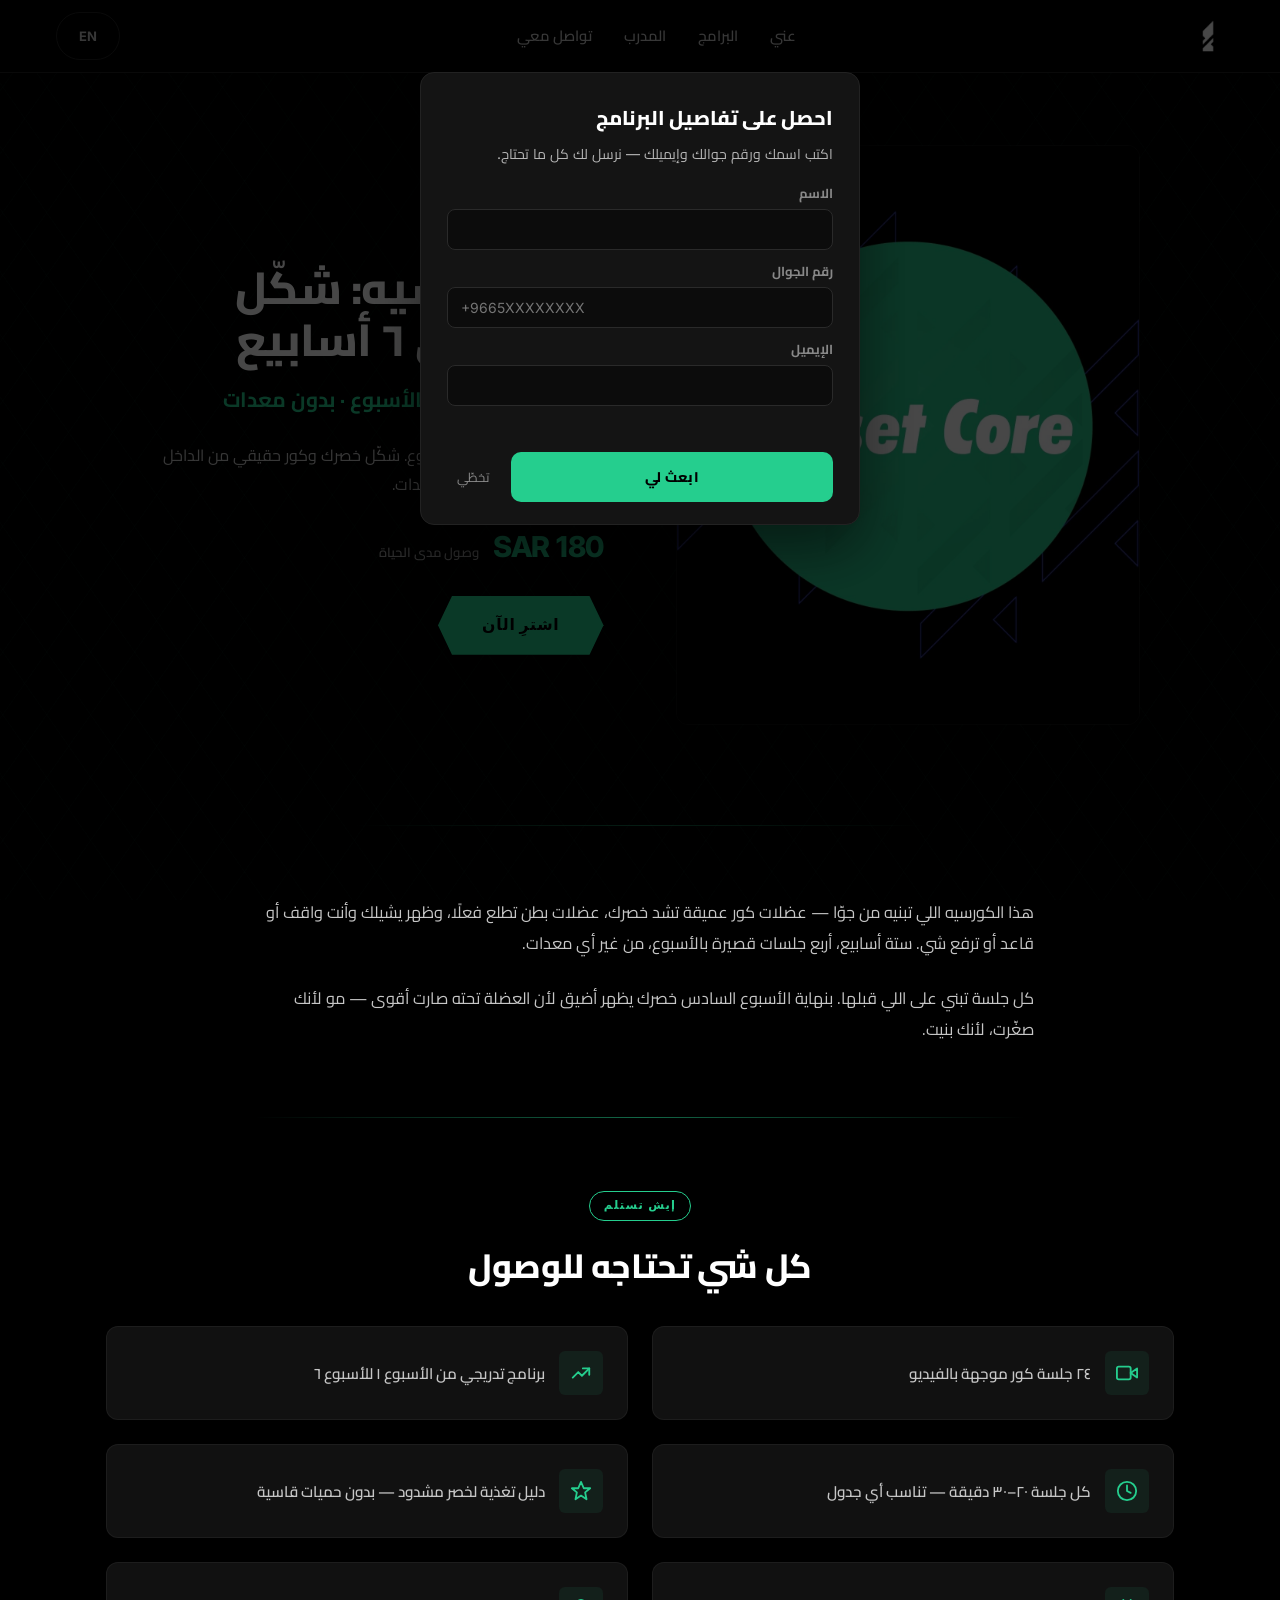
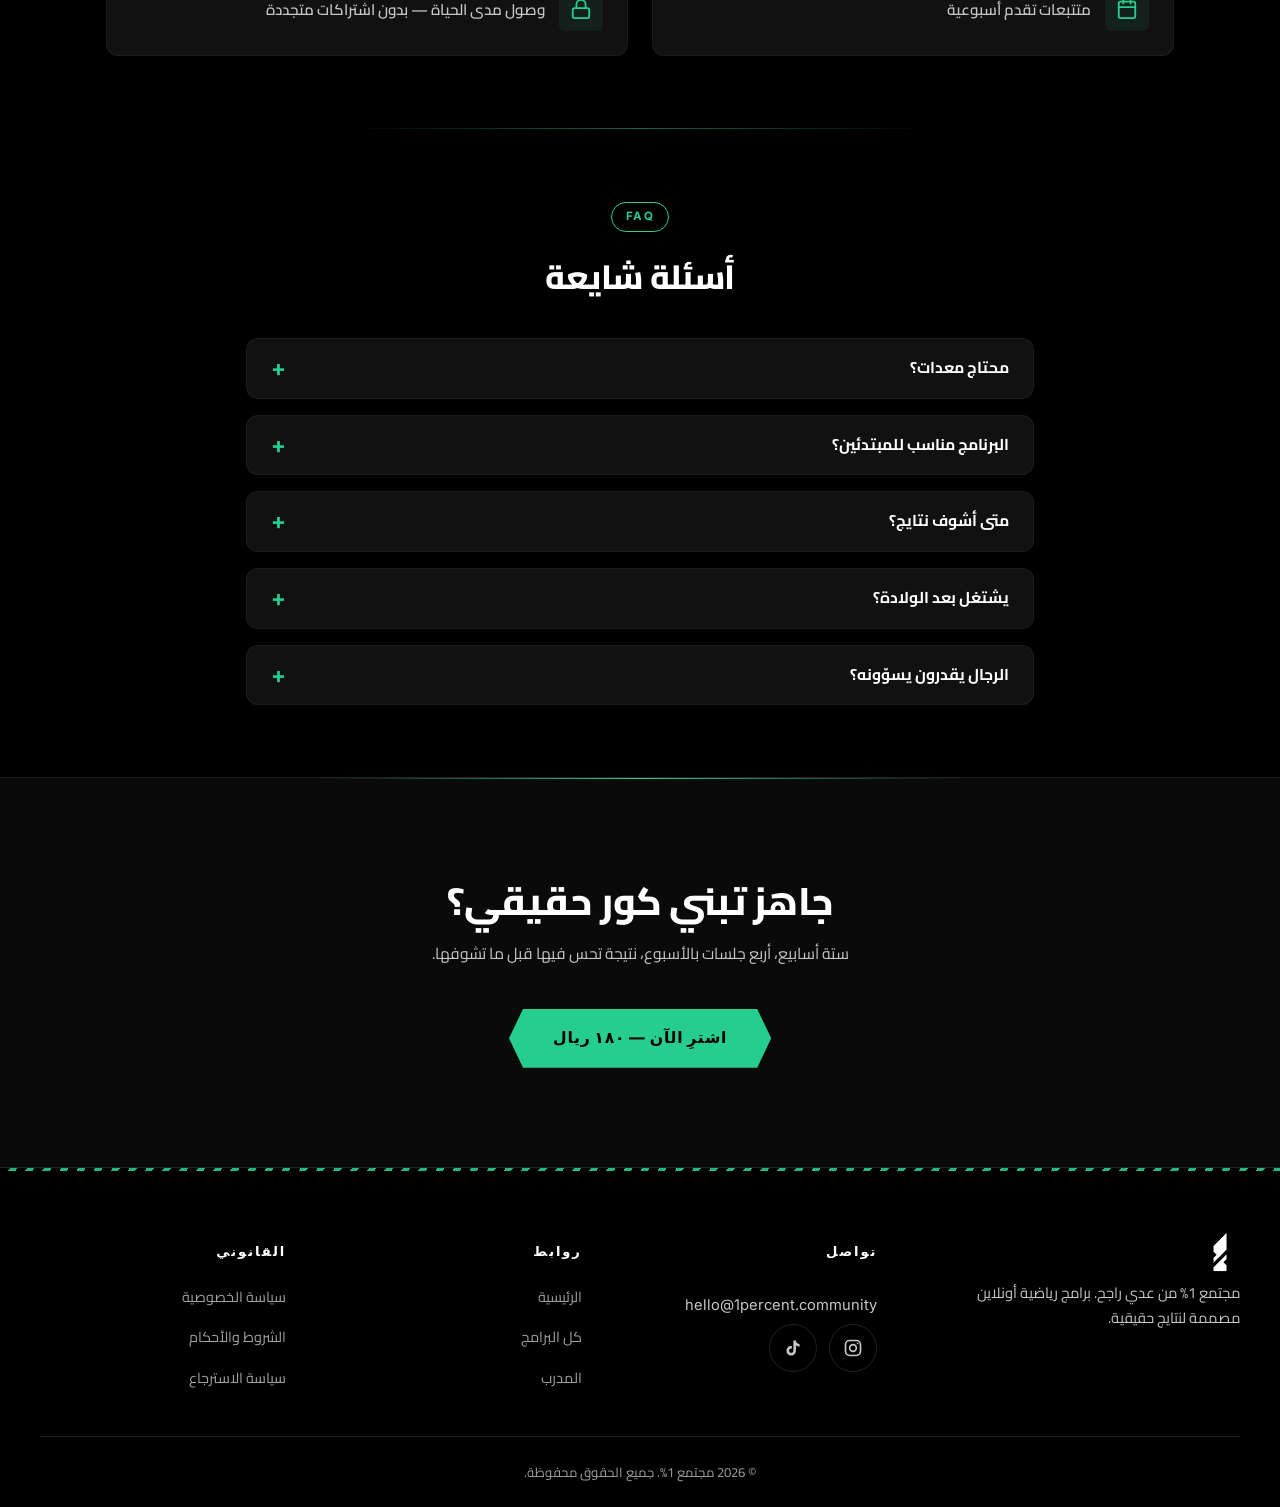
<file: corset-core/index.html>
<!DOCTYPE html>
<html lang="ar" dir="rtl">
<head>
<meta charset="utf-8">
<meta name="viewport" content="width=device-width, initial-scale=1, maximum-scale=1">
<title>Corset Core — 1% Community</title>
<meta name="description" content="6 weeks, 4 sessions a week. Sculpt your waist and build a real core from the inside out — no gym, no equipment.">
<meta property="og:title" content="Corset Core: 6-Week Waist & Ab Sculpt">
<meta property="og:description" content="Sculpt your waist, build a real core — 6 weeks, no equipment.">
<meta property="og:type" content="website">
<meta property="og:url" content="https://training.1percent.community/corset-core/">
<meta property="og:image" content="/assets/images/program_3.jpg">
<link rel="icon" type="image/png" href="/favicon.png">
<link rel="alternate icon" href="/favicon.ico">
<link rel="apple-touch-icon" href="/favicon.png">
<link rel="preconnect" href="https://fonts.googleapis.com">
<link rel="preconnect" href="https://fonts.gstatic.com" crossorigin>
<link href="https://fonts.googleapis.com/css2?family=Cairo:wght@400;600;700;800&family=Inter:wght@400;600;700;800&display=swap" rel="stylesheet">
<link rel="stylesheet" href="/assets/css/style.css">
<!-- ==================== Tracking Pixels ====================
     All tracking IDs come from site_content.json homepage.tracking.* and are
     patched into the meta `content` attributes at deploy time. Each loader
     branch below short-circuits when its ID is empty — no network calls,
     no errors. Edit IDs from the dashboard Settings page.
     ======================================================== -->
<meta name="google-site-verification" content="" data-editable-content="homepage.tracking.google_site_verification">
<meta name="ga4-measurement-id" content="" data-editable-content="homepage.tracking.ga4_measurement_id">
<meta name="gtm-container-id" content="" data-editable-content="homepage.tracking.gtm_container_id">
<meta name="meta-pixel-id" content="" data-editable-content="homepage.tracking.meta_pixel_id">
<meta name="tiktok-pixel-id" content="" data-editable-content="homepage.tracking.tiktok_pixel_id">
<meta name="snapchat-pixel-id" content="" data-editable-content="homepage.tracking.snapchat_pixel_id">
<script>
(function(){
  function m(name){var el=document.querySelector('meta[name="'+name+'"]');return el&&el.content?el.content.trim():'';}
  var ga4Id=m('ga4-measurement-id'), gtmId=m('gtm-container-id'), metaPixelId=m('meta-pixel-id'),
      tiktokId=m('tiktok-pixel-id'), snapchatId=m('snapchat-pixel-id');

  // Google Analytics 4 (gtag.js)
  if (ga4Id) {
    var s=document.createElement('script');s.async=!0;s.src='https://www.googletagmanager.com/gtag/js?id='+encodeURIComponent(ga4Id);
    document.head.appendChild(s);
    window.dataLayer=window.dataLayer||[];
    function gtag(){window.dataLayer.push(arguments);}
    gtag('js',new Date());
    gtag('config',ga4Id);
  }

  // Google Tag Manager (umbrella loader)
  if (gtmId) {
    (function(w,d,s,l,i){w[l]=w[l]||[];w[l].push({'gtm.start':new Date().getTime(),event:'gtm.js'});
    var f=d.getElementsByTagName(s)[0],j=d.createElement(s),dl=l!='dataLayer'?'&l='+l:'';j.async=true;
    j.src='https://www.googletagmanager.com/gtm.js?id='+i+dl;f.parentNode.insertBefore(j,f);
    })(window,document,'script','dataLayer',gtmId);
  }

  // Meta (Facebook) Pixel
  if (metaPixelId) {
    !function(f,b,e,v,n,t,s){if(f.fbq)return;n=f.fbq=function(){n.callMethod?n.callMethod.apply(n,arguments):n.queue.push(arguments)};if(!f._fbq)f._fbq=n;n.push=n;n.loaded=!0;n.version='2.0';n.queue=[];t=b.createElement(e);t.async=!0;t.src=v;s=b.getElementsByTagName(e)[0];s.parentNode.insertBefore(t,s)}(window,document,'script','https://connect.facebook.net/en_US/fbevents.js');
    fbq('init',metaPixelId);fbq('track','PageView');
  }

  // TikTok Pixel
  if (tiktokId) {
    !function (w, d, t) {
      w.TiktokAnalyticsObject=t;var ttq=w[t]=w[t]||[];ttq.methods=["page","track","identify","instances","debug","on","off","once","ready","alias","group","enableCookie","disableCookie"],ttq.setAndDefer=function(t,e){t[e]=function(){t.push([e].concat(Array.prototype.slice.call(arguments,0)))}};for(var i=0;i<ttq.methods.length;i++)ttq.setAndDefer(ttq,ttq.methods[i]);ttq.instance=function(t){for(var e=ttq._i[t]||[],n=0;n<ttq.methods.length;n++)ttq.setAndDefer(e,ttq.methods[n]);return e},ttq.load=function(e,n){var i="https://analytics.tiktok.com/i18n/pixel/events.js";ttq._i=ttq._i||{},ttq._i[e]=[],ttq._i[e]._u=i,ttq._t=ttq._t||{},ttq._t[e]=+new Date,ttq._o=ttq._o||{},ttq._o[e]=n||{};var o=document.createElement("script");o.type="text/javascript",o.async=!0,o.src=i+"?sdkid="+e+"&lib="+t;var a=document.getElementsByTagName("script")[0];a.parentNode.insertBefore(o,a)};
      ttq.load(tiktokId); ttq.page();
    }(window, document, 'ttq');
  }

  // Snapchat Pixel
  if (snapchatId) {
    (function(e,t,n){if(e.snaptr)return;var a=e.snaptr=function(){a.handleRequest?a.handleRequest.apply(a,arguments):a.queue.push(arguments)};a.queue=[];var s='script';var r=t.createElement(s);r.async=!0;r.src=n;var u=t.getElementsByTagName(s)[0];u.parentNode.insertBefore(r,u)})(window,document,'https://sc-static.net/scevent.min.js');
    snaptr('init',snapchatId);snaptr('track','PAGE_VIEW');
  }
})();
</script>
<!-- ==================== /Tracking Pixels ==================== -->
</head>
<body>

<!-- ==================== Header ==================== -->
<header class="site-header" id="top">
  <div class="header-inner">
    <a href="/" class="logo" aria-label="1% Community">
      <img src="/assets/images/logo_white.png" alt="1% Community" width="160" height="40">
    </a>

    <nav class="site-nav" id="site-nav" aria-label="Primary">
      <a class="nav-link" href="/#about">
        <span data-lang="ar">عني</span>
        <span data-lang="en">About me</span>
      </a>
      <a class="nav-link" href="/#programs">
        <span data-lang="ar">البرامج</span>
        <span data-lang="en">Programs</span>
      </a>
      <a class="nav-link" href="/#trainer">
        <span data-lang="ar">المدرب</span>
        <span data-lang="en">Coach</span>
      </a>
      <a class="nav-link" href="/#contact">
        <span data-lang="ar">تواصل معي</span>
        <span data-lang="en">Contact me</span>
      </a>
    </nav>

    <div class="header-actions">
      <button id="nav-toggle" class="btn-nav-toggle" type="button" aria-label="Toggle menu" aria-controls="site-nav" aria-expanded="false">
        <svg viewBox="0 0 24 24" aria-hidden="true" fill="none" stroke="currentColor" stroke-width="2" stroke-linecap="round">
          <line x1="3" y1="6" x2="21" y2="6"/>
          <line x1="3" y1="12" x2="21" y2="12"/>
          <line x1="3" y1="18" x2="21" y2="18"/>
        </svg>
      </button>
      <button id="lang-toggle" class="btn-lang" type="button" aria-label="Toggle language">
        <span data-lang="ar">EN</span>
        <span data-lang="en">عربي</span>
      </button>
    </div>
  </div>
</header>

<!-- ==================== Program Hero ==================== -->
<section class="program-hero">
  <div class="program-hero-inner">
    <figure class="program-hero-photo">
      <img src="/assets/images/program_3.jpg" alt="Corset Core"
           data-editable-src="programs.corset_core.image">
    </figure>
    <div class="program-hero-body">
      <span class="program-hero-kicker">
        <span data-lang="ar" data-editable="programs_pages.corset_core.hero.kicker.ar">برنامج تدريبي</span>
        <span data-lang="en" data-editable="programs_pages.corset_core.hero.kicker.en">Training Program</span>
      </span>
      <h1 class="program-hero-title">
        <span data-lang="ar" data-editable="programs.corset_core.title.ar">كور كورسيه: شكّل خصرك في ٦ أسابيع</span>
        <span data-lang="en" data-editable="programs.corset_core.title.en">Corset Core: 6-Week Waist &amp; Ab Sculpt</span>
      </h1>
      <p class="program-hero-sub">
        <span data-lang="ar" data-editable="programs_pages.corset_core.hero.sub.ar">٦ أسابيع · ٤ جلسات بالأسبوع · بدون معدات</span>
        <span data-lang="en" data-editable="programs_pages.corset_core.hero.sub.en">6 Weeks · 4 Sessions a Week · No Equipment</span>
      </p>
      <p class="program-hero-desc">
        <span data-lang="ar" data-editable="programs.corset_core.description.ar">٦ أسابيع، ٤ جلسات في الأسبوع. شكّل خصرك وكور حقيقي من الداخل للخارج — من غير جيم ولا معدات.</span>
        <span data-lang="en" data-editable="programs.corset_core.description.en">6 weeks, 4 sessions a week. Sculpt your waist and build a real core from the inside out — no gym, no equipment.</span>
      </p>
      <div class="program-meta-row">
        <span class="program-meta-price" data-editable="programs.corset_core.price">180 SAR</span>
        <span class="program-meta-duration">
          <span data-lang="ar">وصول مدى الحياة</span>
          <span data-lang="en">Lifetime access</span>
        </span>
      </div>
      <a href="https://buy.stripe.com/28EdR9fWte9c9nid6R77O00" class="btn">
        <span data-lang="ar">اشترِ الآن</span>
        <span data-lang="en">Buy Now</span>
      </a>
    </div>
  </div>
</section>

<!-- ==================== Full Description ==================== -->
<section class="program-description">
  <p>
    <span data-lang="ar" data-editable="programs_pages.corset_core.description.paragraphs.0.ar">هذا الكورسيه اللي تبنيه من جوّا — عضلات كور عميقة تشد خصرك، عضلات بطن تطلع فعلًا، وظهر يشيلك وأنت واقف أو قاعد أو ترفع شي. ستة أسابيع، أربع جلسات قصيرة بالأسبوع، من غير أي معدات.</span>
    <span data-lang="en" data-editable="programs_pages.corset_core.description.paragraphs.0.en">This is the corset you build from the inside — deep core that pulls your midsection in, abs that actually show, a spine that holds you up when you stand, sit, and lift. Six weeks, four short sessions a week, no equipment.</span>
  </p>
  <p>
    <span data-lang="ar" data-editable="programs_pages.corset_core.description.paragraphs.1.ar">كل جلسة تبني على اللي قبلها. بنهاية الأسبوع السادس خصرك يظهر أضيق لأن العضلة تحته صارت أقوى — مو لأنك صغّرت، لأنك بنيت.</span>
    <span data-lang="en" data-editable="programs_pages.corset_core.description.paragraphs.1.en">Every session stacks on the last. By week six your waist looks narrower because the muscle underneath it got stronger — not because you got smaller, because you got built.</span>
  </p>
</section>

<!-- ==================== What You Get ==================== -->
<section class="benefits-section">
  <div class="section-head">
    <span class="section-label">
      <span data-lang="ar" data-editable="programs_pages.corset_core.benefits.section_label.ar">إيش تستلم</span>
      <span data-lang="en" data-editable="programs_pages.corset_core.benefits.section_label.en">What you get</span>
    </span>
    <h2 class="section-title">
      <span data-lang="ar" data-editable="programs_pages.corset_core.benefits.title.ar">كل شي تحتاجه للوصول</span>
      <span data-lang="en" data-editable="programs_pages.corset_core.benefits.title.en">Everything you need to finish</span>
    </h2>
  </div>

  <div class="benefits-grid">
    <div class="benefit-item">
      <div class="benefit-icon" aria-hidden="true">
        <svg viewBox="0 0 24 24" fill="none" stroke="currentColor" stroke-width="2" stroke-linecap="round" stroke-linejoin="round">
          <polygon points="23 7 16 12 23 17 23 7"/>
          <rect x="1" y="5" width="15" height="14" rx="2" ry="2"/>
        </svg>
      </div>
      <p class="benefit-text">
        <span data-lang="ar" data-editable="programs_pages.corset_core.benefits.items.0.text.ar">٢٤ جلسة كور موجهة بالفيديو</span>
        <span data-lang="en" data-editable="programs_pages.corset_core.benefits.items.0.text.en">24 guided core sessions on HD video</span>
      </p>
    </div>

    <div class="benefit-item">
      <div class="benefit-icon" aria-hidden="true">
        <svg viewBox="0 0 24 24" fill="none" stroke="currentColor" stroke-width="2" stroke-linecap="round" stroke-linejoin="round">
          <polyline points="3 17 9 11 13 15 21 7"/>
          <polyline points="14 7 21 7 21 14"/>
        </svg>
      </div>
      <p class="benefit-text">
        <span data-lang="ar" data-editable="programs_pages.corset_core.benefits.items.1.text.ar">برنامج تدريجي من الأسبوع ١ للأسبوع ٦</span>
        <span data-lang="en" data-editable="programs_pages.corset_core.benefits.items.1.text.en">Progressive 6-week ladder — week 1 to week 6</span>
      </p>
    </div>

    <div class="benefit-item">
      <div class="benefit-icon" aria-hidden="true">
        <svg viewBox="0 0 24 24" fill="none" stroke="currentColor" stroke-width="2" stroke-linecap="round" stroke-linejoin="round">
          <circle cx="12" cy="12" r="10"/>
          <polyline points="12 6 12 12 16 14"/>
        </svg>
      </div>
      <p class="benefit-text">
        <span data-lang="ar" data-editable="programs_pages.corset_core.benefits.items.2.text.ar">كل جلسة ٢٠–٣٠ دقيقة — تناسب أي جدول</span>
        <span data-lang="en" data-editable="programs_pages.corset_core.benefits.items.2.text.en">20–30 minute sessions — fits any schedule</span>
      </p>
    </div>

    <div class="benefit-item">
      <div class="benefit-icon" aria-hidden="true">
        <svg viewBox="0 0 24 24" fill="none" stroke="currentColor" stroke-width="2" stroke-linecap="round" stroke-linejoin="round">
          <path d="M12 2l3 7h7l-5.5 4.5L18 21l-6-4-6 4 1.5-7.5L2 9h7z"/>
        </svg>
      </div>
      <p class="benefit-text">
        <span data-lang="ar" data-editable="programs_pages.corset_core.benefits.items.3.text.ar">دليل تغذية لخصر مشدود — بدون حميات قاسية</span>
        <span data-lang="en" data-editable="programs_pages.corset_core.benefits.items.3.text.en">Lean-midsection nutrition guide — no crash diets</span>
      </p>
    </div>

    <div class="benefit-item">
      <div class="benefit-icon" aria-hidden="true">
        <svg viewBox="0 0 24 24" fill="none" stroke="currentColor" stroke-width="2" stroke-linecap="round" stroke-linejoin="round">
          <rect x="3" y="4" width="18" height="18" rx="2" ry="2"/>
          <line x1="16" y1="2" x2="16" y2="6"/>
          <line x1="8" y1="2" x2="8" y2="6"/>
          <line x1="3" y1="10" x2="21" y2="10"/>
        </svg>
      </div>
      <p class="benefit-text">
        <span data-lang="ar" data-editable="programs_pages.corset_core.benefits.items.4.text.ar">متتبعات تقدم أسبوعية</span>
        <span data-lang="en" data-editable="programs_pages.corset_core.benefits.items.4.text.en">Weekly progress trackers</span>
      </p>
    </div>

    <div class="benefit-item">
      <div class="benefit-icon" aria-hidden="true">
        <svg viewBox="0 0 24 24" fill="none" stroke="currentColor" stroke-width="2" stroke-linecap="round" stroke-linejoin="round">
          <rect x="3" y="11" width="18" height="11" rx="2" ry="2"/>
          <path d="M7 11V7a5 5 0 0 1 10 0v4"/>
        </svg>
      </div>
      <p class="benefit-text">
        <span data-lang="ar" data-editable="programs_pages.corset_core.benefits.items.5.text.ar">وصول مدى الحياة — بدون اشتراكات متجددة</span>
        <span data-lang="en" data-editable="programs_pages.corset_core.benefits.items.5.text.en">Lifetime access — no recurring fees</span>
      </p>
    </div>
  </div>
</section>

<!-- ==================== FAQ ==================== -->
<section class="faq-section">
  <div class="section-head">
    <span class="section-label">FAQ</span>
    <h2 class="section-title">
      <span data-lang="ar" data-editable="programs_pages.corset_core.faq.title.ar">أسئلة شايعة</span>
      <span data-lang="en" data-editable="programs_pages.corset_core.faq.title.en">Common questions</span>
    </h2>
  </div>

  <div class="faq-list">
    <details class="faq-item">
      <summary>
        <span data-lang="ar" data-editable="programs_pages.corset_core.faq.questions.0.question.ar">محتاج معدات؟</span>
        <span data-lang="en" data-editable="programs_pages.corset_core.faq.questions.0.question.en">Do I need equipment?</span>
      </summary>
      <div class="faq-answer">
        <span data-lang="ar" data-editable="programs_pages.corset_core.faq.questions.0.answer.ar">لا. بس سجادة تمرين — البرنامج كله بوزن الجسم.</span>
        <span data-lang="en" data-editable="programs_pages.corset_core.faq.questions.0.answer.en">No. Just a mat — the whole program is bodyweight-only.</span>
      </div>
    </details>

    <details class="faq-item">
      <summary>
        <span data-lang="ar" data-editable="programs_pages.corset_core.faq.questions.1.question.ar">البرنامج مناسب للمبتدئين؟</span>
        <span data-lang="en" data-editable="programs_pages.corset_core.faq.questions.1.question.en">Is this for beginners?</span>
      </summary>
      <div class="faq-answer">
        <span data-lang="ar" data-editable="programs_pages.corset_core.faq.questions.1.answer.ar">ايوه. كل تمرين له نسخة أسهل — الأسبوع الأول يفترض إنك من الصفر.</span>
        <span data-lang="en" data-editable="programs_pages.corset_core.faq.questions.1.answer.en">Yes. Every move has a scaled version — week 1 assumes zero experience.</span>
      </div>
    </details>

    <details class="faq-item">
      <summary>
        <span data-lang="ar" data-editable="programs_pages.corset_core.faq.questions.2.question.ar">متى أشوف نتايج؟</span>
        <span data-lang="en" data-editable="programs_pages.corset_core.faq.questions.2.question.en">When will I see results?</span>
      </summary>
      <div class="faq-answer">
        <span data-lang="ar" data-editable="programs_pages.corset_core.faq.questions.2.answer.ar">أغلب المتدربين يحسّون بتفعيل الكور بالأسبوع الثالث، وتغيير واضح بالخصر من الأسبوع الخامس للسادس.</span>
        <span data-lang="en" data-editable="programs_pages.corset_core.faq.questions.2.answer.en">Most people feel their core lock in by week 3 and see visible waist change by week 5–6.</span>
      </div>
    </details>

    <details class="faq-item">
      <summary>
        <span data-lang="ar" data-editable="programs_pages.corset_core.faq.questions.3.question.ar">يشتغل بعد الولادة؟</span>
        <span data-lang="en" data-editable="programs_pages.corset_core.faq.questions.3.question.en">Does it work postpartum?</span>
      </summary>
      <div class="faq-answer">
        <span data-lang="ar" data-editable="programs_pages.corset_core.faq.questions.3.answer.ar">ايوه — التدريج العميق للكور مصمم خصيصًا لاستعادة قوة الكور بعد الولادة. ابدأي من الأسبوع الأول من غير قفز.</span>
        <span data-lang="en" data-editable="programs_pages.corset_core.faq.questions.3.answer.en">Yes — the deep-core progression is built for restoring core strength postpartum. Start from week 1 and don't skip ahead.</span>
      </div>
    </details>

    <details class="faq-item">
      <summary>
        <span data-lang="ar" data-editable="programs_pages.corset_core.faq.questions.4.question.ar">الرجال يقدرون يسوّونه؟</span>
        <span data-lang="en" data-editable="programs_pages.corset_core.faq.questions.4.question.en">Can men do this program?</span>
      </summary>
      <div class="faq-answer">
        <span data-lang="ar" data-editable="programs_pages.corset_core.faq.questions.4.answer.ar">أكيد. "الكور كورسيه" اسم — التدريب مبني على تشريح كور متطابق للجنسين.</span>
        <span data-lang="en" data-editable="programs_pages.corset_core.faq.questions.4.answer.en">Absolutely. "Corset core" is naming — the training is built on core anatomy that's identical across genders.</span>
      </div>
    </details>
  </div>
</section>

<!-- ==================== Final CTA ==================== -->
<section class="program-final-cta">
  <h2>
    <span data-lang="ar" data-editable="programs_pages.corset_core.final_cta.title.ar">جاهز تبني كور حقيقي؟</span>
    <span data-lang="en" data-editable="programs_pages.corset_core.final_cta.title.en">Ready to build a real core?</span>
  </h2>
  <p>
    <span data-lang="ar" data-editable="programs_pages.corset_core.final_cta.description.ar">ستة أسابيع، أربع جلسات بالأسبوع، نتيجة تحس فيها قبل ما تشوفها.</span>
    <span data-lang="en" data-editable="programs_pages.corset_core.final_cta.description.en">Six weeks, four sessions a week, a result you'll feel before you see it.</span>
  </p>
  <a href="https://buy.stripe.com/28EdR9fWte9c9nid6R77O00" class="btn">
    <span data-lang="ar" data-editable="programs_pages.corset_core.final_cta.cta_text.ar">اشترِ الآن — ١٨٠ ريال</span>
    <span data-lang="en" data-editable="programs_pages.corset_core.final_cta.cta_text.en">Buy Now — 180 SAR</span>
  </a>
</section>

<!-- ==================== Footer ==================== -->
<footer class="site-footer" id="contact">
  <div class="footer-inner">

    <div class="footer-col footer-brand">
      <a href="/" class="logo" aria-label="1% Community">
        <img src="/assets/images/logo_white.png" alt="1% Community" width="180" height="40">
      </a>
      <p class="footer-tagline">
        <span data-lang="ar">مجتمع 1% من عدي راجح. برامج رياضية أونلاين مصممة لنتايج حقيقية.</span>
        <span data-lang="en">1% Community by Odai Rajeh. Premium online fitness programs designed for real results.</span>
      </p>
    </div>

    <div class="footer-col footer-contact-col">
      <h4>
        <span data-lang="ar">تواصل</span>
        <span data-lang="en">Get in touch</span>
      </h4>

      <a class="footer-email" href="mailto:hello@1percent.community">
        hello@1percent.community
      </a>

      <nav class="footer-socials" aria-label="Social">
        <a class="social-link" href="https://instagram.com/1percent_community" target="_blank" rel="noopener" aria-label="Instagram">
          <svg viewBox="0 0 24 24" aria-hidden="true" fill="none" stroke="currentColor" stroke-width="2" stroke-linecap="round" stroke-linejoin="round">
            <rect x="3" y="3" width="18" height="18" rx="5"/>
            <circle cx="12" cy="12" r="4"/>
            <circle cx="17.5" cy="6.5" r="1" fill="currentColor" stroke="none"/>
          </svg>
        </a>
        <a class="social-link" href="https://tiktok.com/@1percent_community" target="_blank" rel="noopener" aria-label="TikTok">
          <svg viewBox="0 0 24 24" aria-hidden="true" fill="currentColor">
            <path d="M16.6 5.82a4.28 4.28 0 0 1-1.06-2.82h-3.09v12.4a2.59 2.59 0 0 1-2.59 2.5 2.6 2.6 0 0 1-2.6-2.6c0-1.72 1.66-3.01 3.37-2.48V9.66c-3.45-.46-6.47 2.22-6.47 5.64 0 3.33 2.76 5.7 5.69 5.7 3.14 0 5.69-2.55 5.69-5.7V9.01a7.35 7.35 0 0 0 4.3 1.38V7.3s-1.88.09-3.24-1.48z"/>
          </svg>
        </a>
      </nav>
    </div>

    <div class="footer-col">
      <h4>
        <span data-lang="ar">روابط</span>
        <span data-lang="en">Links</span>
      </h4>
      <ul class="footer-links">
        <li><a href="/">
          <span data-lang="ar">الرئيسية</span>
          <span data-lang="en">Home</span>
        </a></li>
        <li><a href="/#programs">
          <span data-lang="ar">كل البرامج</span>
          <span data-lang="en">All programs</span>
        </a></li>
        <li><a href="/#trainer">
          <span data-lang="ar">المدرب</span>
          <span data-lang="en">Coach</span>
        </a></li>
      </ul>
    </div>

    <div class="footer-col">
      <h4>
        <span data-lang="ar">القانوني</span>
        <span data-lang="en">Legal</span>
      </h4>
      <ul class="footer-links">
        <li><a href="/privacy.html">
          <span data-lang="ar">سياسة الخصوصية</span>
          <span data-lang="en">Privacy Policy</span>
        </a></li>
        <li><a href="/terms.html">
          <span data-lang="ar">الشروط والأحكام</span>
          <span data-lang="en">Terms of Service</span>
        </a></li>
        <li><a href="/refund.html">
          <span data-lang="ar">سياسة الاسترجاع</span>
          <span data-lang="en">Refund Policy</span>
        </a></li>
      </ul>
    </div>

  </div>

  <div class="footer-bottom">
    <span data-lang="ar">© 2026 مجتمع 1%. جميع الحقوق محفوظة.</span>
    <span data-lang="en">© 2026 1% Community. All rights reserved.</span>
  </div>
</footer>

<!-- LEAD_CAPTURE_MODAL_V1 — GHL lead capture, slug=corset-core -->
<style>
#lcModalRoot { position: fixed; inset: 0; z-index: 9999; display: none; }
#lcModalRoot.open { display: block; }
#lcModalBackdrop { position: absolute; inset: 0; background: rgba(0,0,0,0.72); }
#lcModalCard {
  position: relative; max-width: 440px; margin: 8vh auto 0;
  background: #141414; color: #f3f3f3; border: 1px solid #222; border-radius: 14px;
  padding: 28px 26px 22px; box-shadow: 0 24px 60px rgba(0,0,0,0.5);
  font-family: 'Inter', 'Cairo', system-ui, sans-serif;
}
html[dir=rtl] #lcModalCard { text-align: right; }
#lcModalCard h3 { font-size: 20px; font-weight: 800; margin: 0 0 8px; color: #fff; }
#lcModalCard p.lc-sub { font-size: 14px; color: #b6b6b6; margin: 0 0 18px; line-height: 1.5; }
#lcModalCard label { display: block; font-size: 11px; letter-spacing: 1px; text-transform: uppercase; color: #888; margin: 10px 0 5px; font-weight: 700; }
html[dir=rtl] #lcModalCard label { letter-spacing: 0; text-transform: none; font-size: 13px; }
#lcModalCard input {
  width: 100%; box-sizing: border-box; background: #0c0c0c; border: 1px solid #2a2a2a;
  border-radius: 8px; padding: 11px 13px; color: #fff; font-size: 14px; font-family: inherit;
  transition: border-color .2s;
}
#lcModalCard input:focus { outline: none; border-color: #25CE8E; }
#lcModalCard .lc-honey { position: absolute !important; left: -9999px !important; opacity: 0; pointer-events: none; height: 0; width: 0; }
#lcModalCard .lc-actions { display: flex; align-items: center; gap: 12px; margin-top: 18px; }
#lcModalCard button.lc-submit {
  flex: 1; background: #25CE8E; color: #000; font-weight: 800; border: none;
  border-radius: 10px; padding: 13px 18px; font-size: 14px; cursor: pointer;
  font-family: inherit; letter-spacing: 0.3px; transition: background .2s, transform .1s;
}
#lcModalCard button.lc-submit:hover:not(:disabled) { background: #1FB77D; transform: translateY(-1px); }
#lcModalCard button.lc-submit:disabled { opacity: 0.6; cursor: wait; }
#lcModalCard button.lc-skip {
  background: transparent; color: #888; border: none; cursor: pointer;
  font-size: 13px; font-family: inherit; padding: 8px 10px;
}
#lcModalCard button.lc-skip:hover { color: #fff; }
#lcModalCard .lc-err { color: #ff6b6b; font-size: 13px; margin-top: 10px; min-height: 18px; }
#lcModalCard .lc-ok { color: #25CE8E; font-size: 13px; margin-top: 10px; }
</style>

<div id="lcModalRoot" role="dialog" aria-modal="true" aria-labelledby="lcModalTitle">
  <div id="lcModalBackdrop" onclick="lcClose()"></div>
  <div id="lcModalCard">
    <h3 id="lcModalTitle">
      <span data-lang="ar">احصل على تفاصيل البرنامج</span>
      <span data-lang="en">Get the full program details</span>
    </h3>
    <p class="lc-sub">
      <span data-lang="ar">اكتب اسمك ورقم جوالك وإيميلك — نرسل لك كل ما تحتاج.</span>
      <span data-lang="en">Drop your name, mobile and email — we'll send you what you need.</span>
    </p>
    <form id="lcForm" onsubmit="return lcSubmit(event)" novalidate>
      <label for="lcName"><span data-lang="ar">الاسم</span><span data-lang="en">Name</span></label>
      <input type="text" id="lcName" name="name" required maxlength="120" autocomplete="name">
      <label for="lcMobile"><span data-lang="ar">رقم الجوال</span><span data-lang="en">Mobile</span></label>
      <input type="tel" id="lcMobile" name="mobile" required maxlength="32" autocomplete="tel" placeholder="+9665XXXXXXXX">
      <label for="lcEmail"><span data-lang="ar">الإيميل</span><span data-lang="en">Email</span></label>
      <input type="email" id="lcEmail" name="email" required maxlength="200" autocomplete="email">
      <input type="text" class="lc-honey" name="website" tabindex="-1" autocomplete="off" aria-hidden="true">
      <div class="lc-err" id="lcErr" aria-live="polite"></div>
      <div class="lc-actions">
        <button type="submit" class="lc-submit" id="lcSubmitBtn">
          <span data-lang="ar">ابعث لي</span>
          <span data-lang="en">Send me details</span>
        </button>
        <button type="button" class="lc-skip" onclick="lcClose()">
          <span data-lang="ar">تخطّي</span>
          <span data-lang="en">Skip</span>
        </button>
      </div>
    </form>
  </div>
</div>

<script>
(function(){
  var SLUG = 'corset-core';
  var API = 'https://api.1percent.community/api/lead-capture';
  var STORAGE_KEY = 'lead_captured_' + SLUG;

  function $(id){ return document.getElementById(id); }

  window.lcOpen = function(){
    var root = $('lcModalRoot');
    if (root) root.classList.add('open');
  };
  window.lcClose = function(){
    var root = $('lcModalRoot');
    if (root) root.classList.remove('open');
  };

  function validEmail(e){ return /^[^\s@]+@[^\s@]+\.[^\s@]+$/.test(e); }
  function validMobile(m){ return /^\+?\d[\d\s\-()]{5,24}$/.test(m); }

  window.lcSubmit = function(ev){
    ev.preventDefault();
    var name = $('lcName').value.trim();
    var mobile = $('lcMobile').value.trim();
    var email = $('lcEmail').value.trim();
    var website = (document.querySelector('#lcForm input[name=website]') || {}).value || '';
    var err = $('lcErr');
    err.className = 'lc-err';
    err.textContent = '';
    if (!name) { err.textContent = 'Name required'; return false; }
    if (!validMobile(mobile)) { err.textContent = 'Valid mobile required'; return false; }
    if (!validEmail(email)) { err.textContent = 'Valid email required'; return false; }
    var btn = $('lcSubmitBtn');
    btn.disabled = true;
    fetch(API, {
      method: 'POST',
      headers: {'Content-Type': 'application/json'},
      body: JSON.stringify({name: name, mobile: mobile, email: email, program_slug: SLUG, website: website}),
    }).then(function(r){ return r.json().then(function(j){ return {status: r.status, body: j}; }); })
      .then(function(res){
        if (res.body && res.body.ok) {
          try { localStorage.setItem(STORAGE_KEY, Date.now().toString()); } catch(e){}
          err.className = 'lc-ok';
          err.textContent = 'Done — check your email.';
          setTimeout(window.lcClose, 1200);
        } else {
          err.className = 'lc-err';
          err.textContent = (res.body && res.body.error) ? ('Error: ' + res.body.error) : 'Submission failed';
          btn.disabled = false;
        }
      })
      .catch(function(e){
        err.className = 'lc-err';
        err.textContent = 'Network error — try again';
        btn.disabled = false;
      });
    return false;
  };

  function firstVisitGate(){
    try { if (localStorage.getItem(STORAGE_KEY)) return; } catch(e){ return; }
    setTimeout(window.lcOpen, 1200);
  }

  function bindCheckoutGate(){
    var links = document.querySelectorAll('a[href*="buy.stripe.com"]');
    links.forEach(function(a){
      a.addEventListener('click', function(ev){
        try { if (localStorage.getItem(STORAGE_KEY)) return; } catch(e){ return; }
        ev.preventDefault();
        window.lcOpen();
      });
    });
  }

  if (document.readyState === 'loading') {
    document.addEventListener('DOMContentLoaded', function(){
      firstVisitGate();
      bindCheckoutGate();
    });
  } else {
    firstVisitGate();
    bindCheckoutGate();
  }
})();
</script>
<!-- /LEAD_CAPTURE_MODAL_V1 -->

<script src="/assets/js/main.js" defer></script>
</body>
</html>
</file>
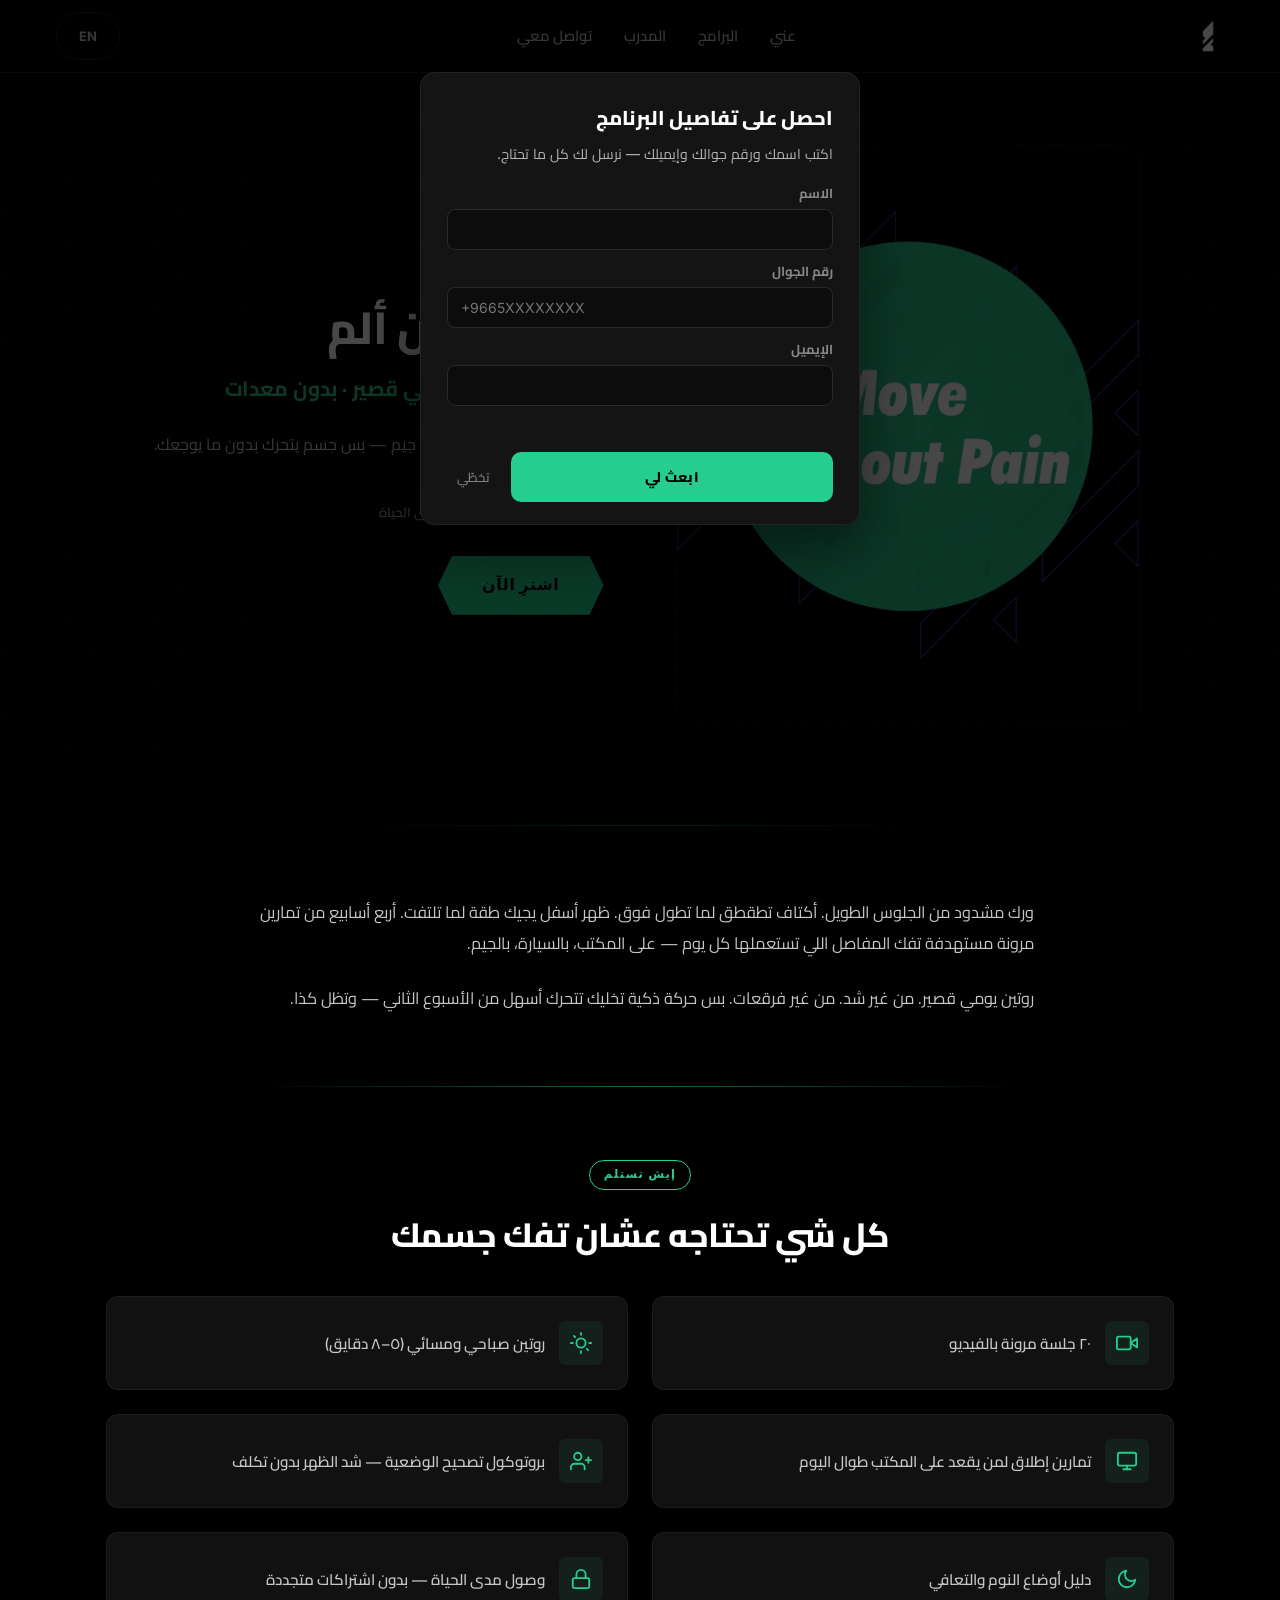
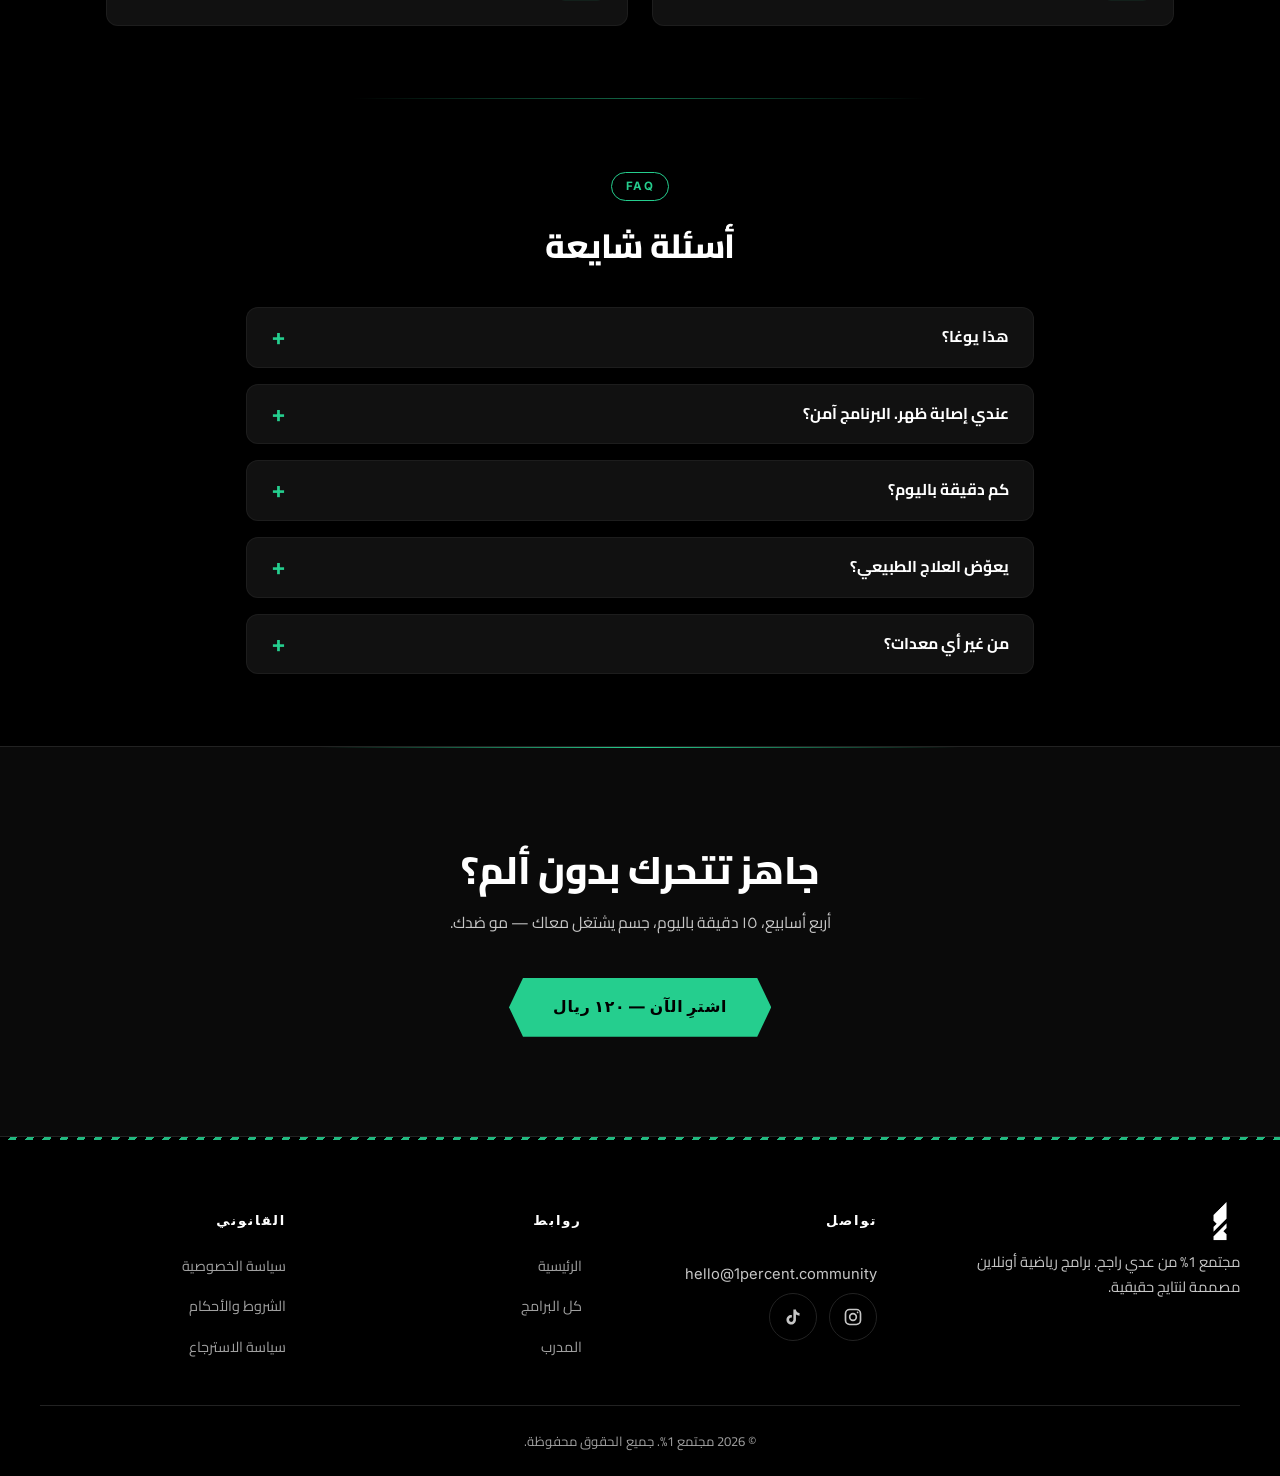
<file: move-without-pain/index.html>
<!DOCTYPE html>
<html lang="ar" dir="rtl">
<head>
<meta charset="utf-8">
<meta name="viewport" content="width=device-width, initial-scale=1, maximum-scale=1">
<title>Move Without Pain — 1% Community</title>
<meta name="description" content="4 weeks, no equipment, no gym — just a body that finally moves without fighting you.">
<meta property="og:title" content="Move Without Pain — 4-Week Mobility Reset">
<meta property="og:description" content="Targeted mobility work for the joints you use every day.">
<meta property="og:type" content="website">
<meta property="og:url" content="https://training.1percent.community/move-without-pain/">
<meta property="og:image" content="/assets/images/program_1.jpg">
<link rel="icon" type="image/png" href="/favicon.png">
<link rel="alternate icon" href="/favicon.ico">
<link rel="apple-touch-icon" href="/favicon.png">
<link rel="preconnect" href="https://fonts.googleapis.com">
<link rel="preconnect" href="https://fonts.gstatic.com" crossorigin>
<link href="https://fonts.googleapis.com/css2?family=Cairo:wght@400;600;700;800&family=Inter:wght@400;600;700;800&display=swap" rel="stylesheet">
<link rel="stylesheet" href="/assets/css/style.css">
<!-- ==================== Tracking Pixels ====================
     All tracking IDs come from site_content.json homepage.tracking.* and are
     patched into the meta `content` attributes at deploy time. Each loader
     branch below short-circuits when its ID is empty — no network calls,
     no errors. Edit IDs from the dashboard Settings page.
     ======================================================== -->
<meta name="google-site-verification" content="" data-editable-content="homepage.tracking.google_site_verification">
<meta name="ga4-measurement-id" content="" data-editable-content="homepage.tracking.ga4_measurement_id">
<meta name="gtm-container-id" content="" data-editable-content="homepage.tracking.gtm_container_id">
<meta name="meta-pixel-id" content="" data-editable-content="homepage.tracking.meta_pixel_id">
<meta name="tiktok-pixel-id" content="" data-editable-content="homepage.tracking.tiktok_pixel_id">
<meta name="snapchat-pixel-id" content="" data-editable-content="homepage.tracking.snapchat_pixel_id">
<script>
(function(){
  function m(name){var el=document.querySelector('meta[name="'+name+'"]');return el&&el.content?el.content.trim():'';}
  var ga4Id=m('ga4-measurement-id'), gtmId=m('gtm-container-id'), metaPixelId=m('meta-pixel-id'),
      tiktokId=m('tiktok-pixel-id'), snapchatId=m('snapchat-pixel-id');

  // Google Analytics 4 (gtag.js)
  if (ga4Id) {
    var s=document.createElement('script');s.async=!0;s.src='https://www.googletagmanager.com/gtag/js?id='+encodeURIComponent(ga4Id);
    document.head.appendChild(s);
    window.dataLayer=window.dataLayer||[];
    function gtag(){window.dataLayer.push(arguments);}
    gtag('js',new Date());
    gtag('config',ga4Id);
  }

  // Google Tag Manager (umbrella loader)
  if (gtmId) {
    (function(w,d,s,l,i){w[l]=w[l]||[];w[l].push({'gtm.start':new Date().getTime(),event:'gtm.js'});
    var f=d.getElementsByTagName(s)[0],j=d.createElement(s),dl=l!='dataLayer'?'&l='+l:'';j.async=true;
    j.src='https://www.googletagmanager.com/gtm.js?id='+i+dl;f.parentNode.insertBefore(j,f);
    })(window,document,'script','dataLayer',gtmId);
  }

  // Meta (Facebook) Pixel
  if (metaPixelId) {
    !function(f,b,e,v,n,t,s){if(f.fbq)return;n=f.fbq=function(){n.callMethod?n.callMethod.apply(n,arguments):n.queue.push(arguments)};if(!f._fbq)f._fbq=n;n.push=n;n.loaded=!0;n.version='2.0';n.queue=[];t=b.createElement(e);t.async=!0;t.src=v;s=b.getElementsByTagName(e)[0];s.parentNode.insertBefore(t,s)}(window,document,'script','https://connect.facebook.net/en_US/fbevents.js');
    fbq('init',metaPixelId);fbq('track','PageView');
  }

  // TikTok Pixel
  if (tiktokId) {
    !function (w, d, t) {
      w.TiktokAnalyticsObject=t;var ttq=w[t]=w[t]||[];ttq.methods=["page","track","identify","instances","debug","on","off","once","ready","alias","group","enableCookie","disableCookie"],ttq.setAndDefer=function(t,e){t[e]=function(){t.push([e].concat(Array.prototype.slice.call(arguments,0)))}};for(var i=0;i<ttq.methods.length;i++)ttq.setAndDefer(ttq,ttq.methods[i]);ttq.instance=function(t){for(var e=ttq._i[t]||[],n=0;n<ttq.methods.length;n++)ttq.setAndDefer(e,ttq.methods[n]);return e},ttq.load=function(e,n){var i="https://analytics.tiktok.com/i18n/pixel/events.js";ttq._i=ttq._i||{},ttq._i[e]=[],ttq._i[e]._u=i,ttq._t=ttq._t||{},ttq._t[e]=+new Date,ttq._o=ttq._o||{},ttq._o[e]=n||{};var o=document.createElement("script");o.type="text/javascript",o.async=!0,o.src=i+"?sdkid="+e+"&lib="+t;var a=document.getElementsByTagName("script")[0];a.parentNode.insertBefore(o,a)};
      ttq.load(tiktokId); ttq.page();
    }(window, document, 'ttq');
  }

  // Snapchat Pixel
  if (snapchatId) {
    (function(e,t,n){if(e.snaptr)return;var a=e.snaptr=function(){a.handleRequest?a.handleRequest.apply(a,arguments):a.queue.push(arguments)};a.queue=[];var s='script';var r=t.createElement(s);r.async=!0;r.src=n;var u=t.getElementsByTagName(s)[0];u.parentNode.insertBefore(r,u)})(window,document,'https://sc-static.net/scevent.min.js');
    snaptr('init',snapchatId);snaptr('track','PAGE_VIEW');
  }
})();
</script>
<!-- ==================== /Tracking Pixels ==================== -->
</head>
<body>

<!-- ==================== Header ==================== -->
<header class="site-header" id="top">
  <div class="header-inner">
    <a href="/" class="logo" aria-label="1% Community">
      <img src="/assets/images/logo_white.png" alt="1% Community" width="160" height="40">
    </a>

    <nav class="site-nav" id="site-nav" aria-label="Primary">
      <a class="nav-link" href="/#about">
        <span data-lang="ar">عني</span>
        <span data-lang="en">About me</span>
      </a>
      <a class="nav-link" href="/#programs">
        <span data-lang="ar">البرامج</span>
        <span data-lang="en">Programs</span>
      </a>
      <a class="nav-link" href="/#trainer">
        <span data-lang="ar">المدرب</span>
        <span data-lang="en">Coach</span>
      </a>
      <a class="nav-link" href="/#contact">
        <span data-lang="ar">تواصل معي</span>
        <span data-lang="en">Contact me</span>
      </a>
    </nav>

    <div class="header-actions">
      <button id="nav-toggle" class="btn-nav-toggle" type="button" aria-label="Toggle menu" aria-controls="site-nav" aria-expanded="false">
        <svg viewBox="0 0 24 24" aria-hidden="true" fill="none" stroke="currentColor" stroke-width="2" stroke-linecap="round">
          <line x1="3" y1="6" x2="21" y2="6"/>
          <line x1="3" y1="12" x2="21" y2="12"/>
          <line x1="3" y1="18" x2="21" y2="18"/>
        </svg>
      </button>
      <button id="lang-toggle" class="btn-lang" type="button" aria-label="Toggle language">
        <span data-lang="ar">EN</span>
        <span data-lang="en">عربي</span>
      </button>
    </div>
  </div>
</header>

<!-- ==================== Program Hero ==================== -->
<section class="program-hero">
  <div class="program-hero-inner">
    <figure class="program-hero-photo">
      <img src="/assets/images/program_1.jpg" alt="Move Without Pain"
           data-editable-src="programs.move_without_pain.image">
    </figure>
    <div class="program-hero-body">
      <span class="program-hero-kicker">
        <span data-lang="ar" data-editable="programs_pages.move_without_pain.hero.kicker.ar">برنامج تدريبي</span>
        <span data-lang="en" data-editable="programs_pages.move_without_pain.hero.kicker.en">Training Program</span>
      </span>
      <h1 class="program-hero-title">
        <span data-lang="ar" data-editable="programs.move_without_pain.title.ar">تحرك بدون ألم</span>
        <span data-lang="en" data-editable="programs.move_without_pain.title.en">Move Without Pain</span>
      </h1>
      <p class="program-hero-sub">
        <span data-lang="ar" data-editable="programs_pages.move_without_pain.hero.sub.ar">٤ أسابيع · روتين يومي قصير · بدون معدات</span>
        <span data-lang="en" data-editable="programs_pages.move_without_pain.hero.sub.en">4 Weeks · Short Daily Routines · No Equipment</span>
      </p>
      <p class="program-hero-desc">
        <span data-lang="ar" data-editable="programs.move_without_pain.description.ar">٤ أسابيع، بدون معدات، بدون جيم — بس جسم يتحرك بدون ما يوجعك.</span>
        <span data-lang="en" data-editable="programs.move_without_pain.description.en">4 weeks, no equipment, no gym — just a body that finally moves without fighting you.</span>
      </p>
      <div class="program-meta-row">
        <span class="program-meta-price" data-editable="programs.move_without_pain.price">120 SAR</span>
        <span class="program-meta-duration">
          <span data-lang="ar">وصول مدى الحياة</span>
          <span data-lang="en">Lifetime access</span>
        </span>
      </div>
      <a href="https://buy.stripe.com/28EaEX6lT7KO7fa3wh77O02" class="btn">
        <span data-lang="ar">اشترِ الآن</span>
        <span data-lang="en">Buy Now</span>
      </a>
    </div>
  </div>
</section>

<!-- ==================== Full Description ==================== -->
<section class="program-description">
  <p>
    <span data-lang="ar" data-editable="programs_pages.move_without_pain.description.paragraphs.0.ar">ورك مشدود من الجلوس الطويل. أكتاف تطقطق لما تطول فوق. ظهر أسفل يجيك طقة لما تلتفت. أربع أسابيع من تمارين مرونة مستهدفة تفك المفاصل اللي تستعملها كل يوم — على المكتب، بالسيارة، بالجيم.</span>
    <span data-lang="en" data-editable="programs_pages.move_without_pain.description.paragraphs.0.en">Tight hips from sitting. Shoulders that grind when you reach. A lower back that clicks when you turn. Four weeks of targeted mobility work that unlocks the joints you use every day — at your desk, in the car, in the gym.</span>
  </p>
  <p>
    <span data-lang="ar" data-editable="programs_pages.move_without_pain.description.paragraphs.1.ar">روتين يومي قصير. من غير شد. من غير فرقعات. بس حركة ذكية تخليك تتحرك أسهل من الأسبوع الثاني — وتظل كذا.</span>
    <span data-lang="en" data-editable="programs_pages.move_without_pain.description.paragraphs.1.en">Short daily routines. No forcing. No cracking. Just smart movement that makes you move easier by week two — and keeps you there.</span>
  </p>
</section>

<!-- ==================== What You Get ==================== -->
<section class="benefits-section">
  <div class="section-head">
    <span class="section-label">
      <span data-lang="ar" data-editable="programs_pages.move_without_pain.benefits.section_label.ar">إيش تستلم</span>
      <span data-lang="en" data-editable="programs_pages.move_without_pain.benefits.section_label.en">What you get</span>
    </span>
    <h2 class="section-title">
      <span data-lang="ar" data-editable="programs_pages.move_without_pain.benefits.title.ar">كل شي تحتاجه عشان تفك جسمك</span>
      <span data-lang="en" data-editable="programs_pages.move_without_pain.benefits.title.en">Everything you need to unlock your body</span>
    </h2>
  </div>

  <div class="benefits-grid">
    <div class="benefit-item">
      <div class="benefit-icon" aria-hidden="true">
        <svg viewBox="0 0 24 24" fill="none" stroke="currentColor" stroke-width="2" stroke-linecap="round" stroke-linejoin="round">
          <polygon points="23 7 16 12 23 17 23 7"/>
          <rect x="1" y="5" width="15" height="14" rx="2" ry="2"/>
        </svg>
      </div>
      <p class="benefit-text">
        <span data-lang="ar" data-editable="programs_pages.move_without_pain.benefits.items.0.text.ar">٢٠ جلسة مرونة بالفيديو</span>
        <span data-lang="en" data-editable="programs_pages.move_without_pain.benefits.items.0.text.en">20 mobility sessions on HD video</span>
      </p>
    </div>

    <div class="benefit-item">
      <div class="benefit-icon" aria-hidden="true">
        <svg viewBox="0 0 24 24" fill="none" stroke="currentColor" stroke-width="2" stroke-linecap="round" stroke-linejoin="round">
          <circle cx="12" cy="12" r="5"/>
          <line x1="12" y1="1" x2="12" y2="3"/>
          <line x1="12" y1="21" x2="12" y2="23"/>
          <line x1="4.22" y1="4.22" x2="5.64" y2="5.64"/>
          <line x1="18.36" y1="18.36" x2="19.78" y2="19.78"/>
          <line x1="1" y1="12" x2="3" y2="12"/>
          <line x1="21" y1="12" x2="23" y2="12"/>
        </svg>
      </div>
      <p class="benefit-text">
        <span data-lang="ar" data-editable="programs_pages.move_without_pain.benefits.items.1.text.ar">روتين صباحي ومسائي (٥–٨ دقايق)</span>
        <span data-lang="en" data-editable="programs_pages.move_without_pain.benefits.items.1.text.en">Morning + evening routines (5–8 minutes)</span>
      </p>
    </div>

    <div class="benefit-item">
      <div class="benefit-icon" aria-hidden="true">
        <svg viewBox="0 0 24 24" fill="none" stroke="currentColor" stroke-width="2" stroke-linecap="round" stroke-linejoin="round">
          <rect x="2" y="3" width="20" height="14" rx="2" ry="2"/>
          <line x1="8" y1="21" x2="16" y2="21"/>
          <line x1="12" y1="17" x2="12" y2="21"/>
        </svg>
      </div>
      <p class="benefit-text">
        <span data-lang="ar" data-editable="programs_pages.move_without_pain.benefits.items.2.text.ar">تمارين إطلاق لمن يقعد على المكتب طوال اليوم</span>
        <span data-lang="en" data-editable="programs_pages.move_without_pain.benefits.items.2.text.en">Desk-worker release sequences for all-day sitters</span>
      </p>
    </div>

    <div class="benefit-item">
      <div class="benefit-icon" aria-hidden="true">
        <svg viewBox="0 0 24 24" fill="none" stroke="currentColor" stroke-width="2" stroke-linecap="round" stroke-linejoin="round">
          <path d="M16 21v-2a4 4 0 0 0-4-4H5a4 4 0 0 0-4 4v2"/>
          <circle cx="8.5" cy="7" r="4"/>
          <line x1="20" y1="8" x2="20" y2="14"/>
          <line x1="23" y1="11" x2="17" y2="11"/>
        </svg>
      </div>
      <p class="benefit-text">
        <span data-lang="ar" data-editable="programs_pages.move_without_pain.benefits.items.3.text.ar">بروتوكول تصحيح الوضعية — شد الظهر بدون تكلف</span>
        <span data-lang="en" data-editable="programs_pages.move_without_pain.benefits.items.3.text.en">Posture reset protocol — stand tall without forcing it</span>
      </p>
    </div>

    <div class="benefit-item">
      <div class="benefit-icon" aria-hidden="true">
        <svg viewBox="0 0 24 24" fill="none" stroke="currentColor" stroke-width="2" stroke-linecap="round" stroke-linejoin="round">
          <path d="M21 12.79A9 9 0 1 1 11.21 3 7 7 0 0 0 21 12.79z"/>
        </svg>
      </div>
      <p class="benefit-text">
        <span data-lang="ar" data-editable="programs_pages.move_without_pain.benefits.items.4.text.ar">دليل أوضاع النوم والتعافي</span>
        <span data-lang="en" data-editable="programs_pages.move_without_pain.benefits.items.4.text.en">Sleep &amp; recovery position guide</span>
      </p>
    </div>

    <div class="benefit-item">
      <div class="benefit-icon" aria-hidden="true">
        <svg viewBox="0 0 24 24" fill="none" stroke="currentColor" stroke-width="2" stroke-linecap="round" stroke-linejoin="round">
          <rect x="3" y="11" width="18" height="11" rx="2" ry="2"/>
          <path d="M7 11V7a5 5 0 0 1 10 0v4"/>
        </svg>
      </div>
      <p class="benefit-text">
        <span data-lang="ar" data-editable="programs_pages.move_without_pain.benefits.items.5.text.ar">وصول مدى الحياة — بدون اشتراكات متجددة</span>
        <span data-lang="en" data-editable="programs_pages.move_without_pain.benefits.items.5.text.en">Lifetime access — no recurring fees</span>
      </p>
    </div>
  </div>
</section>

<!-- ==================== FAQ ==================== -->
<section class="faq-section">
  <div class="section-head">
    <span class="section-label">FAQ</span>
    <h2 class="section-title">
      <span data-lang="ar" data-editable="programs_pages.move_without_pain.faq.title.ar">أسئلة شايعة</span>
      <span data-lang="en" data-editable="programs_pages.move_without_pain.faq.title.en">Common questions</span>
    </h2>
  </div>

  <div class="faq-list">
    <details class="faq-item">
      <summary>
        <span data-lang="ar" data-editable="programs_pages.move_without_pain.faq.questions.0.question.ar">هذا يوغا؟</span>
        <span data-lang="en" data-editable="programs_pages.move_without_pain.faq.questions.0.question.en">Is this yoga?</span>
      </summary>
      <div class="faq-answer">
        <span data-lang="ar" data-editable="programs_pages.move_without_pain.faq.questions.0.answer.ar">لا. هذه تمارين مرونة للمفاصل — مو روحانية، ميكانيكية عملية مبنية على كيف تشتغل المفاصل فعلًا.</span>
        <span data-lang="en" data-editable="programs_pages.move_without_pain.faq.questions.0.answer.en">No. It's targeted joint mobility — less spiritual, more mechanical, built on how joints actually work.</span>
      </div>
    </details>

    <details class="faq-item">
      <summary>
        <span data-lang="ar" data-editable="programs_pages.move_without_pain.faq.questions.1.question.ar">عندي إصابة ظهر. البرنامج آمن؟</span>
        <span data-lang="en" data-editable="programs_pages.move_without_pain.faq.questions.1.question.en">I have a back injury. Is it safe?</span>
      </summary>
      <div class="faq-answer">
        <span data-lang="ar" data-editable="programs_pages.move_without_pain.faq.questions.1.answer.ar">أغلب التمارين خفيفة الحمل وآمنة لآلام الظهر غير الحادة. للحالات الحادة أو التشخيصات الطبية، راجع الاختصاصي أولًا قبل البدء.</span>
        <span data-lang="en" data-editable="programs_pages.move_without_pain.faq.questions.1.answer.en">Most exercises are low-load and safe for non-acute back discomfort. For acute pain or diagnosed conditions, clear it with your physio first.</span>
      </div>
    </details>

    <details class="faq-item">
      <summary>
        <span data-lang="ar" data-editable="programs_pages.move_without_pain.faq.questions.2.question.ar">كم دقيقة باليوم؟</span>
        <span data-lang="en" data-editable="programs_pages.move_without_pain.faq.questions.2.question.en">How much time a day?</span>
      </summary>
      <div class="faq-answer">
        <span data-lang="ar" data-editable="programs_pages.move_without_pain.faq.questions.2.answer.ar">من ١٥ ل ٢٠ دقيقة. روتين الصباح ٥–٨ دقايق، جلسة طويلة وحدة بالأسبوع.</span>
        <span data-lang="en" data-editable="programs_pages.move_without_pain.faq.questions.2.answer.en">15 to 20 minutes. A 5–8 minute morning routine, plus one longer session a week.</span>
      </div>
    </details>

    <details class="faq-item">
      <summary>
        <span data-lang="ar" data-editable="programs_pages.move_without_pain.faq.questions.3.question.ar">يعوّض العلاج الطبيعي؟</span>
        <span data-lang="en" data-editable="programs_pages.move_without_pain.faq.questions.3.question.en">Does it replace physical therapy?</span>
      </summary>
      <div class="faq-answer">
        <span data-lang="ar" data-editable="programs_pages.move_without_pain.faq.questions.3.answer.ar">لا — يدعم حركة جيدة على المدى الطويل، بس العلاج الطبيعي يعالج إصابات محددة. الاثنين يشتغلون مع بعض، ما أحدهم يلغي الثاني.</span>
        <span data-lang="en" data-editable="programs_pages.move_without_pain.faq.questions.3.answer.en">No — it supports good movement long-term, but PT treats specific injuries. They complement, they don't replace.</span>
      </div>
    </details>

    <details class="faq-item">
      <summary>
        <span data-lang="ar" data-editable="programs_pages.move_without_pain.faq.questions.4.question.ar">من غير أي معدات؟</span>
        <span data-lang="en" data-editable="programs_pages.move_without_pain.faq.questions.4.question.en">No equipment at all?</span>
      </summary>
      <div class="faq-answer">
        <span data-lang="ar" data-editable="programs_pages.move_without_pain.faq.questions.4.answer.ar">ولا قطعة. مساحة على الأرض وجدار — هذا كل شي.</span>
        <span data-lang="en" data-editable="programs_pages.move_without_pain.faq.questions.4.answer.en">None. Floor space and a wall — that's it.</span>
      </div>
    </details>
  </div>
</section>

<!-- ==================== Final CTA ==================== -->
<section class="program-final-cta">
  <h2>
    <span data-lang="ar" data-editable="programs_pages.move_without_pain.final_cta.title.ar">جاهز تتحرك بدون ألم؟</span>
    <span data-lang="en" data-editable="programs_pages.move_without_pain.final_cta.title.en">Ready to move without pain?</span>
  </h2>
  <p>
    <span data-lang="ar" data-editable="programs_pages.move_without_pain.final_cta.description.ar">أربع أسابيع، ١٥ دقيقة باليوم، جسم يشتغل معاك — مو ضدك.</span>
    <span data-lang="en" data-editable="programs_pages.move_without_pain.final_cta.description.en">Four weeks, 15 minutes a day, a body that works with you — not against you.</span>
  </p>
  <a href="https://buy.stripe.com/28EaEX6lT7KO7fa3wh77O02" class="btn">
    <span data-lang="ar" data-editable="programs_pages.move_without_pain.final_cta.cta_text.ar">اشترِ الآن — ١٢٠ ريال</span>
    <span data-lang="en" data-editable="programs_pages.move_without_pain.final_cta.cta_text.en">Buy Now — 120 SAR</span>
  </a>
</section>

<!-- ==================== Footer ==================== -->
<footer class="site-footer" id="contact">
  <div class="footer-inner">

    <div class="footer-col footer-brand">
      <a href="/" class="logo" aria-label="1% Community">
        <img src="/assets/images/logo_white.png" alt="1% Community" width="180" height="40">
      </a>
      <p class="footer-tagline">
        <span data-lang="ar">مجتمع 1% من عدي راجح. برامج رياضية أونلاين مصممة لنتايج حقيقية.</span>
        <span data-lang="en">1% Community by Odai Rajeh. Premium online fitness programs designed for real results.</span>
      </p>
    </div>

    <div class="footer-col footer-contact-col">
      <h4>
        <span data-lang="ar">تواصل</span>
        <span data-lang="en">Get in touch</span>
      </h4>

      <a class="footer-email" href="mailto:hello@1percent.community">
        hello@1percent.community
      </a>

      <nav class="footer-socials" aria-label="Social">
        <a class="social-link" href="https://instagram.com/1percent_community" target="_blank" rel="noopener" aria-label="Instagram">
          <svg viewBox="0 0 24 24" aria-hidden="true" fill="none" stroke="currentColor" stroke-width="2" stroke-linecap="round" stroke-linejoin="round">
            <rect x="3" y="3" width="18" height="18" rx="5"/>
            <circle cx="12" cy="12" r="4"/>
            <circle cx="17.5" cy="6.5" r="1" fill="currentColor" stroke="none"/>
          </svg>
        </a>
        <a class="social-link" href="https://tiktok.com/@1percent_community" target="_blank" rel="noopener" aria-label="TikTok">
          <svg viewBox="0 0 24 24" aria-hidden="true" fill="currentColor">
            <path d="M16.6 5.82a4.28 4.28 0 0 1-1.06-2.82h-3.09v12.4a2.59 2.59 0 0 1-2.59 2.5 2.6 2.6 0 0 1-2.6-2.6c0-1.72 1.66-3.01 3.37-2.48V9.66c-3.45-.46-6.47 2.22-6.47 5.64 0 3.33 2.76 5.7 5.69 5.7 3.14 0 5.69-2.55 5.69-5.7V9.01a7.35 7.35 0 0 0 4.3 1.38V7.3s-1.88.09-3.24-1.48z"/>
          </svg>
        </a>
      </nav>
    </div>

    <div class="footer-col">
      <h4>
        <span data-lang="ar">روابط</span>
        <span data-lang="en">Links</span>
      </h4>
      <ul class="footer-links">
        <li><a href="/">
          <span data-lang="ar">الرئيسية</span>
          <span data-lang="en">Home</span>
        </a></li>
        <li><a href="/#programs">
          <span data-lang="ar">كل البرامج</span>
          <span data-lang="en">All programs</span>
        </a></li>
        <li><a href="/#trainer">
          <span data-lang="ar">المدرب</span>
          <span data-lang="en">Coach</span>
        </a></li>
      </ul>
    </div>

    <div class="footer-col">
      <h4>
        <span data-lang="ar">القانوني</span>
        <span data-lang="en">Legal</span>
      </h4>
      <ul class="footer-links">
        <li><a href="/privacy.html">
          <span data-lang="ar">سياسة الخصوصية</span>
          <span data-lang="en">Privacy Policy</span>
        </a></li>
        <li><a href="/terms.html">
          <span data-lang="ar">الشروط والأحكام</span>
          <span data-lang="en">Terms of Service</span>
        </a></li>
        <li><a href="/refund.html">
          <span data-lang="ar">سياسة الاسترجاع</span>
          <span data-lang="en">Refund Policy</span>
        </a></li>
      </ul>
    </div>

  </div>

  <div class="footer-bottom">
    <span data-lang="ar">© 2026 مجتمع 1%. جميع الحقوق محفوظة.</span>
    <span data-lang="en">© 2026 1% Community. All rights reserved.</span>
  </div>
</footer>

<!-- LEAD_CAPTURE_MODAL_V1 — GHL lead capture, slug=move-without-pain -->
<style>
#lcModalRoot { position: fixed; inset: 0; z-index: 9999; display: none; }
#lcModalRoot.open { display: block; }
#lcModalBackdrop { position: absolute; inset: 0; background: rgba(0,0,0,0.72); }
#lcModalCard {
  position: relative; max-width: 440px; margin: 8vh auto 0;
  background: #141414; color: #f3f3f3; border: 1px solid #222; border-radius: 14px;
  padding: 28px 26px 22px; box-shadow: 0 24px 60px rgba(0,0,0,0.5);
  font-family: 'Inter', 'Cairo', system-ui, sans-serif;
}
html[dir=rtl] #lcModalCard { text-align: right; }
#lcModalCard h3 { font-size: 20px; font-weight: 800; margin: 0 0 8px; color: #fff; }
#lcModalCard p.lc-sub { font-size: 14px; color: #b6b6b6; margin: 0 0 18px; line-height: 1.5; }
#lcModalCard label { display: block; font-size: 11px; letter-spacing: 1px; text-transform: uppercase; color: #888; margin: 10px 0 5px; font-weight: 700; }
html[dir=rtl] #lcModalCard label { letter-spacing: 0; text-transform: none; font-size: 13px; }
#lcModalCard input {
  width: 100%; box-sizing: border-box; background: #0c0c0c; border: 1px solid #2a2a2a;
  border-radius: 8px; padding: 11px 13px; color: #fff; font-size: 14px; font-family: inherit;
  transition: border-color .2s;
}
#lcModalCard input:focus { outline: none; border-color: #25CE8E; }
#lcModalCard .lc-honey { position: absolute !important; left: -9999px !important; opacity: 0; pointer-events: none; height: 0; width: 0; }
#lcModalCard .lc-actions { display: flex; align-items: center; gap: 12px; margin-top: 18px; }
#lcModalCard button.lc-submit {
  flex: 1; background: #25CE8E; color: #000; font-weight: 800; border: none;
  border-radius: 10px; padding: 13px 18px; font-size: 14px; cursor: pointer;
  font-family: inherit; letter-spacing: 0.3px; transition: background .2s, transform .1s;
}
#lcModalCard button.lc-submit:hover:not(:disabled) { background: #1FB77D; transform: translateY(-1px); }
#lcModalCard button.lc-submit:disabled { opacity: 0.6; cursor: wait; }
#lcModalCard button.lc-skip {
  background: transparent; color: #888; border: none; cursor: pointer;
  font-size: 13px; font-family: inherit; padding: 8px 10px;
}
#lcModalCard button.lc-skip:hover { color: #fff; }
#lcModalCard .lc-err { color: #ff6b6b; font-size: 13px; margin-top: 10px; min-height: 18px; }
#lcModalCard .lc-ok { color: #25CE8E; font-size: 13px; margin-top: 10px; }
</style>

<div id="lcModalRoot" role="dialog" aria-modal="true" aria-labelledby="lcModalTitle">
  <div id="lcModalBackdrop" onclick="lcClose()"></div>
  <div id="lcModalCard">
    <h3 id="lcModalTitle">
      <span data-lang="ar">احصل على تفاصيل البرنامج</span>
      <span data-lang="en">Get the full program details</span>
    </h3>
    <p class="lc-sub">
      <span data-lang="ar">اكتب اسمك ورقم جوالك وإيميلك — نرسل لك كل ما تحتاج.</span>
      <span data-lang="en">Drop your name, mobile and email — we'll send you what you need.</span>
    </p>
    <form id="lcForm" onsubmit="return lcSubmit(event)" novalidate>
      <label for="lcName"><span data-lang="ar">الاسم</span><span data-lang="en">Name</span></label>
      <input type="text" id="lcName" name="name" required maxlength="120" autocomplete="name">
      <label for="lcMobile"><span data-lang="ar">رقم الجوال</span><span data-lang="en">Mobile</span></label>
      <input type="tel" id="lcMobile" name="mobile" required maxlength="32" autocomplete="tel" placeholder="+9665XXXXXXXX">
      <label for="lcEmail"><span data-lang="ar">الإيميل</span><span data-lang="en">Email</span></label>
      <input type="email" id="lcEmail" name="email" required maxlength="200" autocomplete="email">
      <input type="text" class="lc-honey" name="website" tabindex="-1" autocomplete="off" aria-hidden="true">
      <div class="lc-err" id="lcErr" aria-live="polite"></div>
      <div class="lc-actions">
        <button type="submit" class="lc-submit" id="lcSubmitBtn">
          <span data-lang="ar">ابعث لي</span>
          <span data-lang="en">Send me details</span>
        </button>
        <button type="button" class="lc-skip" onclick="lcClose()">
          <span data-lang="ar">تخطّي</span>
          <span data-lang="en">Skip</span>
        </button>
      </div>
    </form>
  </div>
</div>

<script>
(function(){
  var SLUG = 'move-without-pain';
  var API = 'https://api.1percent.community/api/lead-capture';
  var STORAGE_KEY = 'lead_captured_' + SLUG;

  function $(id){ return document.getElementById(id); }

  window.lcOpen = function(){
    var root = $('lcModalRoot');
    if (root) root.classList.add('open');
  };
  window.lcClose = function(){
    var root = $('lcModalRoot');
    if (root) root.classList.remove('open');
  };

  function validEmail(e){ return /^[^\s@]+@[^\s@]+\.[^\s@]+$/.test(e); }
  function validMobile(m){ return /^\+?\d[\d\s\-()]{5,24}$/.test(m); }

  window.lcSubmit = function(ev){
    ev.preventDefault();
    var name = $('lcName').value.trim();
    var mobile = $('lcMobile').value.trim();
    var email = $('lcEmail').value.trim();
    var website = (document.querySelector('#lcForm input[name=website]') || {}).value || '';
    var err = $('lcErr');
    err.className = 'lc-err';
    err.textContent = '';
    if (!name) { err.textContent = 'Name required'; return false; }
    if (!validMobile(mobile)) { err.textContent = 'Valid mobile required'; return false; }
    if (!validEmail(email)) { err.textContent = 'Valid email required'; return false; }
    var btn = $('lcSubmitBtn');
    btn.disabled = true;
    fetch(API, {
      method: 'POST',
      headers: {'Content-Type': 'application/json'},
      body: JSON.stringify({name: name, mobile: mobile, email: email, program_slug: SLUG, website: website}),
    }).then(function(r){ return r.json().then(function(j){ return {status: r.status, body: j}; }); })
      .then(function(res){
        if (res.body && res.body.ok) {
          try { localStorage.setItem(STORAGE_KEY, Date.now().toString()); } catch(e){}
          err.className = 'lc-ok';
          err.textContent = 'Done — check your email.';
          setTimeout(window.lcClose, 1200);
        } else {
          err.className = 'lc-err';
          err.textContent = (res.body && res.body.error) ? ('Error: ' + res.body.error) : 'Submission failed';
          btn.disabled = false;
        }
      })
      .catch(function(e){
        err.className = 'lc-err';
        err.textContent = 'Network error — try again';
        btn.disabled = false;
      });
    return false;
  };

  function firstVisitGate(){
    try { if (localStorage.getItem(STORAGE_KEY)) return; } catch(e){ return; }
    setTimeout(window.lcOpen, 1200);
  }

  function bindCheckoutGate(){
    var links = document.querySelectorAll('a[href*="buy.stripe.com"]');
    links.forEach(function(a){
      a.addEventListener('click', function(ev){
        try { if (localStorage.getItem(STORAGE_KEY)) return; } catch(e){ return; }
        ev.preventDefault();
        window.lcOpen();
      });
    });
  }

  if (document.readyState === 'loading') {
    document.addEventListener('DOMContentLoaded', function(){
      firstVisitGate();
      bindCheckoutGate();
    });
  } else {
    firstVisitGate();
    bindCheckoutGate();
  }
})();
</script>
<!-- /LEAD_CAPTURE_MODAL_V1 -->

<script src="/assets/js/main.js" defer></script>
</body>
</html>
</file>
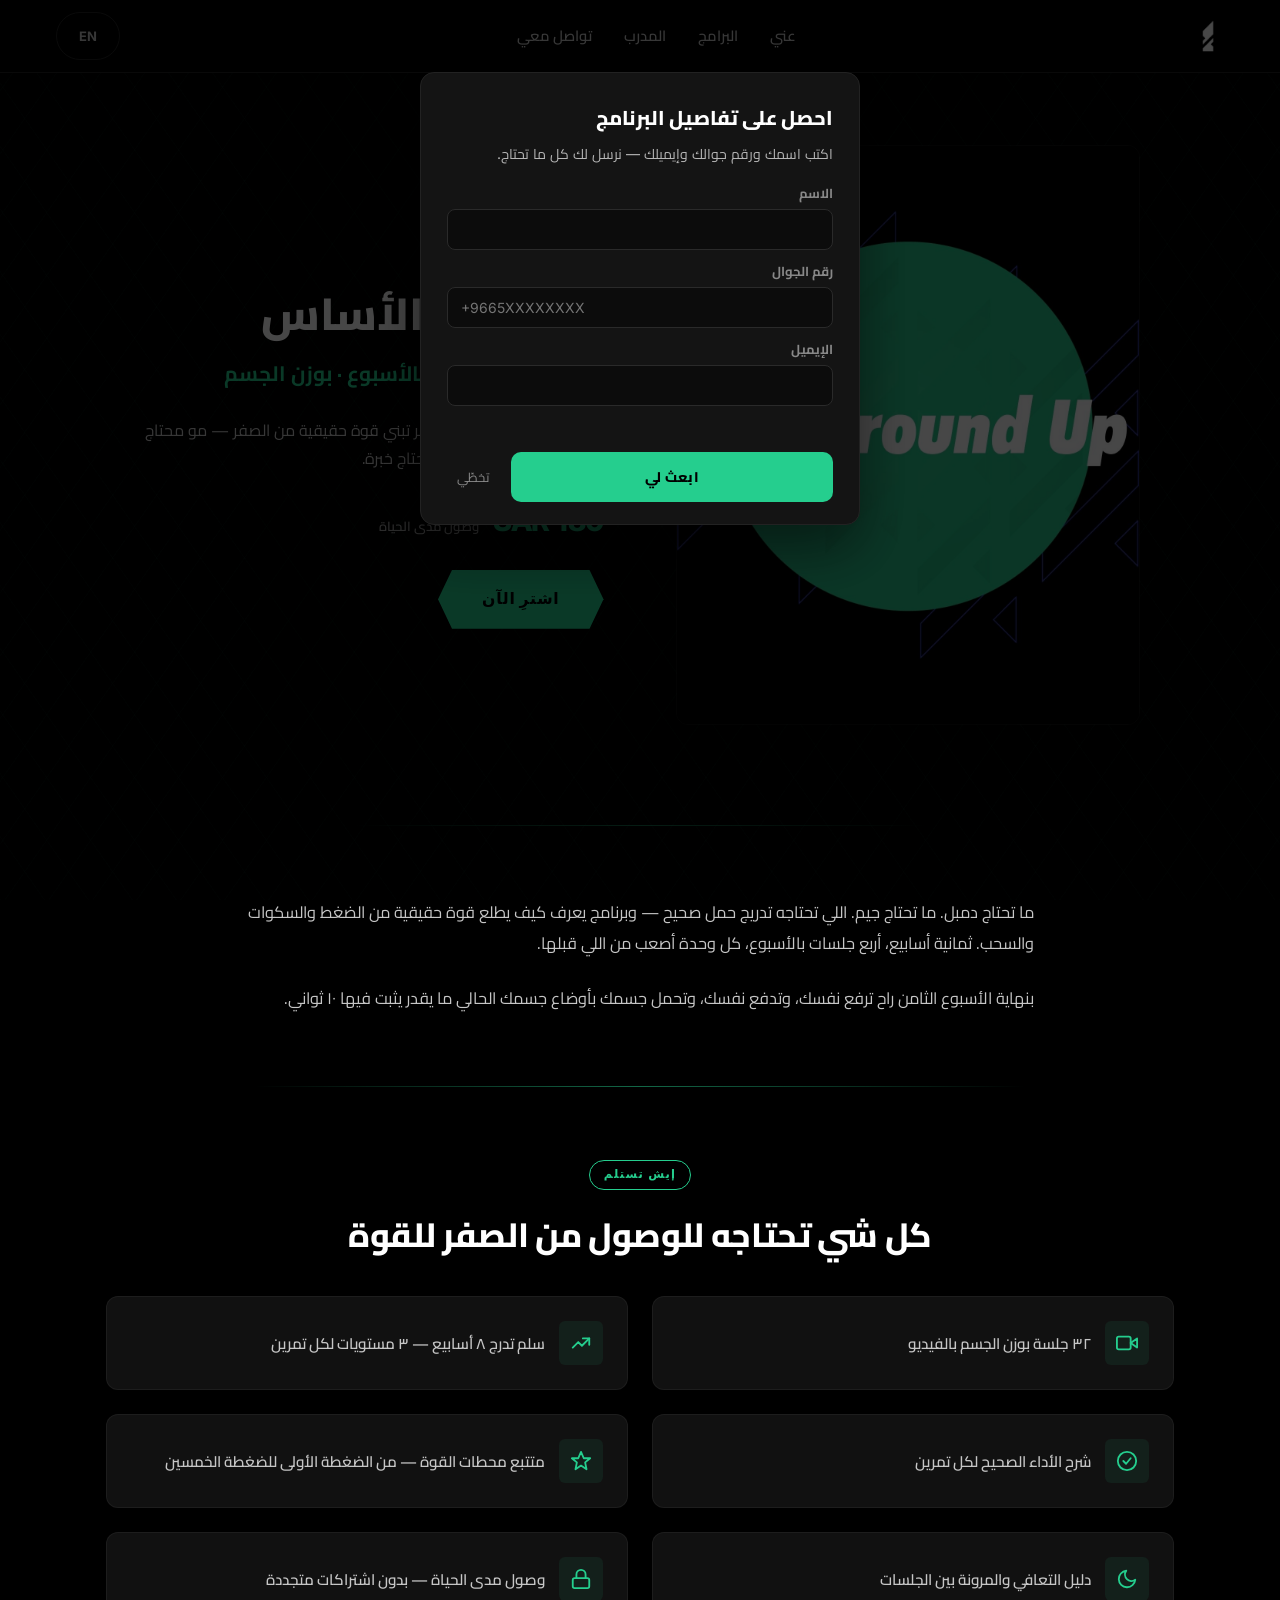
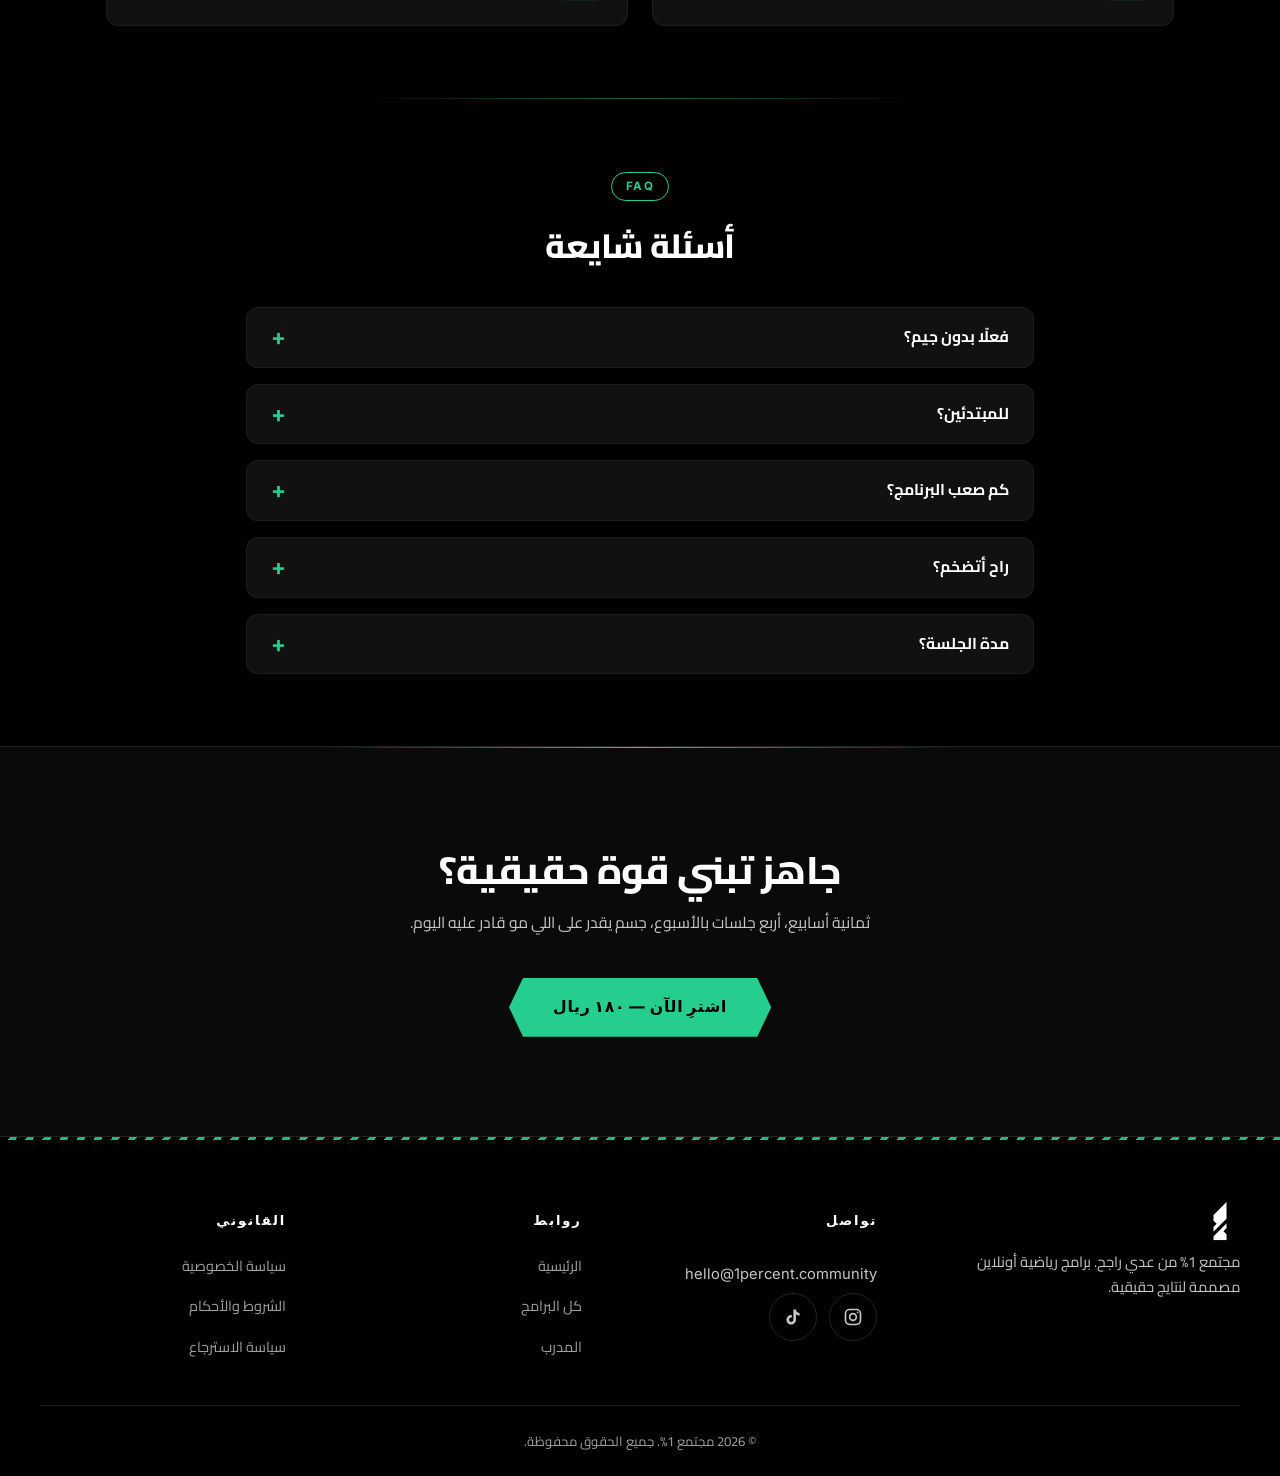
<file: strong-from-the-ground-up/index.html>
<!DOCTYPE html>
<html lang="ar" dir="rtl">
<head>
<meta charset="utf-8">
<meta name="viewport" content="width=device-width, initial-scale=1, maximum-scale=1">
<title>Strong From The Ground Up — 1% Community</title>
<meta name="description" content="8 weeks of bodyweight training that builds real strength from zero — no gym, no equipment, no prior experience needed.">
<meta property="og:title" content="Strong From The Ground Up — 8-Week Bodyweight Build">
<meta property="og:description" content="Real strength from zero — no gym, no equipment.">
<meta property="og:type" content="website">
<meta property="og:url" content="https://training.1percent.community/strong-from-the-ground-up/">
<meta property="og:image" content="/assets/images/program_2.jpg">
<link rel="icon" type="image/png" href="/favicon.png">
<link rel="alternate icon" href="/favicon.ico">
<link rel="apple-touch-icon" href="/favicon.png">
<link rel="preconnect" href="https://fonts.googleapis.com">
<link rel="preconnect" href="https://fonts.gstatic.com" crossorigin>
<link href="https://fonts.googleapis.com/css2?family=Cairo:wght@400;600;700;800&family=Inter:wght@400;600;700;800&display=swap" rel="stylesheet">
<link rel="stylesheet" href="/assets/css/style.css">
<!-- ==================== Tracking Pixels ====================
     All tracking IDs come from site_content.json homepage.tracking.* and are
     patched into the meta `content` attributes at deploy time. Each loader
     branch below short-circuits when its ID is empty — no network calls,
     no errors. Edit IDs from the dashboard Settings page.
     ======================================================== -->
<meta name="google-site-verification" content="" data-editable-content="homepage.tracking.google_site_verification">
<meta name="ga4-measurement-id" content="" data-editable-content="homepage.tracking.ga4_measurement_id">
<meta name="gtm-container-id" content="" data-editable-content="homepage.tracking.gtm_container_id">
<meta name="meta-pixel-id" content="" data-editable-content="homepage.tracking.meta_pixel_id">
<meta name="tiktok-pixel-id" content="" data-editable-content="homepage.tracking.tiktok_pixel_id">
<meta name="snapchat-pixel-id" content="" data-editable-content="homepage.tracking.snapchat_pixel_id">
<script>
(function(){
  function m(name){var el=document.querySelector('meta[name="'+name+'"]');return el&&el.content?el.content.trim():'';}
  var ga4Id=m('ga4-measurement-id'), gtmId=m('gtm-container-id'), metaPixelId=m('meta-pixel-id'),
      tiktokId=m('tiktok-pixel-id'), snapchatId=m('snapchat-pixel-id');

  // Google Analytics 4 (gtag.js)
  if (ga4Id) {
    var s=document.createElement('script');s.async=!0;s.src='https://www.googletagmanager.com/gtag/js?id='+encodeURIComponent(ga4Id);
    document.head.appendChild(s);
    window.dataLayer=window.dataLayer||[];
    function gtag(){window.dataLayer.push(arguments);}
    gtag('js',new Date());
    gtag('config',ga4Id);
  }

  // Google Tag Manager (umbrella loader)
  if (gtmId) {
    (function(w,d,s,l,i){w[l]=w[l]||[];w[l].push({'gtm.start':new Date().getTime(),event:'gtm.js'});
    var f=d.getElementsByTagName(s)[0],j=d.createElement(s),dl=l!='dataLayer'?'&l='+l:'';j.async=true;
    j.src='https://www.googletagmanager.com/gtm.js?id='+i+dl;f.parentNode.insertBefore(j,f);
    })(window,document,'script','dataLayer',gtmId);
  }

  // Meta (Facebook) Pixel
  if (metaPixelId) {
    !function(f,b,e,v,n,t,s){if(f.fbq)return;n=f.fbq=function(){n.callMethod?n.callMethod.apply(n,arguments):n.queue.push(arguments)};if(!f._fbq)f._fbq=n;n.push=n;n.loaded=!0;n.version='2.0';n.queue=[];t=b.createElement(e);t.async=!0;t.src=v;s=b.getElementsByTagName(e)[0];s.parentNode.insertBefore(t,s)}(window,document,'script','https://connect.facebook.net/en_US/fbevents.js');
    fbq('init',metaPixelId);fbq('track','PageView');
  }

  // TikTok Pixel
  if (tiktokId) {
    !function (w, d, t) {
      w.TiktokAnalyticsObject=t;var ttq=w[t]=w[t]||[];ttq.methods=["page","track","identify","instances","debug","on","off","once","ready","alias","group","enableCookie","disableCookie"],ttq.setAndDefer=function(t,e){t[e]=function(){t.push([e].concat(Array.prototype.slice.call(arguments,0)))}};for(var i=0;i<ttq.methods.length;i++)ttq.setAndDefer(ttq,ttq.methods[i]);ttq.instance=function(t){for(var e=ttq._i[t]||[],n=0;n<ttq.methods.length;n++)ttq.setAndDefer(e,ttq.methods[n]);return e},ttq.load=function(e,n){var i="https://analytics.tiktok.com/i18n/pixel/events.js";ttq._i=ttq._i||{},ttq._i[e]=[],ttq._i[e]._u=i,ttq._t=ttq._t||{},ttq._t[e]=+new Date,ttq._o=ttq._o||{},ttq._o[e]=n||{};var o=document.createElement("script");o.type="text/javascript",o.async=!0,o.src=i+"?sdkid="+e+"&lib="+t;var a=document.getElementsByTagName("script")[0];a.parentNode.insertBefore(o,a)};
      ttq.load(tiktokId); ttq.page();
    }(window, document, 'ttq');
  }

  // Snapchat Pixel
  if (snapchatId) {
    (function(e,t,n){if(e.snaptr)return;var a=e.snaptr=function(){a.handleRequest?a.handleRequest.apply(a,arguments):a.queue.push(arguments)};a.queue=[];var s='script';var r=t.createElement(s);r.async=!0;r.src=n;var u=t.getElementsByTagName(s)[0];u.parentNode.insertBefore(r,u)})(window,document,'https://sc-static.net/scevent.min.js');
    snaptr('init',snapchatId);snaptr('track','PAGE_VIEW');
  }
})();
</script>
<!-- ==================== /Tracking Pixels ==================== -->
</head>
<body>

<!-- ==================== Header ==================== -->
<header class="site-header" id="top">
  <div class="header-inner">
    <a href="/" class="logo" aria-label="1% Community">
      <img src="/assets/images/logo_white.png" alt="1% Community" width="160" height="40">
    </a>

    <nav class="site-nav" id="site-nav" aria-label="Primary">
      <a class="nav-link" href="/#about">
        <span data-lang="ar">عني</span>
        <span data-lang="en">About me</span>
      </a>
      <a class="nav-link" href="/#programs">
        <span data-lang="ar">البرامج</span>
        <span data-lang="en">Programs</span>
      </a>
      <a class="nav-link" href="/#trainer">
        <span data-lang="ar">المدرب</span>
        <span data-lang="en">Coach</span>
      </a>
      <a class="nav-link" href="/#contact">
        <span data-lang="ar">تواصل معي</span>
        <span data-lang="en">Contact me</span>
      </a>
    </nav>

    <div class="header-actions">
      <button id="nav-toggle" class="btn-nav-toggle" type="button" aria-label="Toggle menu" aria-controls="site-nav" aria-expanded="false">
        <svg viewBox="0 0 24 24" aria-hidden="true" fill="none" stroke="currentColor" stroke-width="2" stroke-linecap="round">
          <line x1="3" y1="6" x2="21" y2="6"/>
          <line x1="3" y1="12" x2="21" y2="12"/>
          <line x1="3" y1="18" x2="21" y2="18"/>
        </svg>
      </button>
      <button id="lang-toggle" class="btn-lang" type="button" aria-label="Toggle language">
        <span data-lang="ar">EN</span>
        <span data-lang="en">عربي</span>
      </button>
    </div>
  </div>
</header>

<!-- ==================== Program Hero ==================== -->
<section class="program-hero">
  <div class="program-hero-inner">
    <figure class="program-hero-photo">
      <img src="/assets/images/program_2.jpg" alt="Strong From The Ground Up"
           data-editable-src="programs.strong_from_the_ground_up.image">
    </figure>
    <div class="program-hero-body">
      <span class="program-hero-kicker">
        <span data-lang="ar" data-editable="programs_pages.strong_from_the_ground_up.hero.kicker.ar">برنامج تدريبي</span>
        <span data-lang="en" data-editable="programs_pages.strong_from_the_ground_up.hero.kicker.en">Training Program</span>
      </span>
      <h1 class="program-hero-title">
        <span data-lang="ar" data-editable="programs.strong_from_the_ground_up.title.ar">قوي من الأساس</span>
        <span data-lang="en" data-editable="programs.strong_from_the_ground_up.title.en">Strong From The Ground Up</span>
      </h1>
      <p class="program-hero-sub">
        <span data-lang="ar" data-editable="programs_pages.strong_from_the_ground_up.hero.sub.ar">٨ أسابيع · ٤ جلسات بالأسبوع · بوزن الجسم</span>
        <span data-lang="en" data-editable="programs_pages.strong_from_the_ground_up.hero.sub.en">8 Weeks · 4 Sessions a Week · Bodyweight Only</span>
      </p>
      <p class="program-hero-desc">
        <span data-lang="ar" data-editable="programs.strong_from_the_ground_up.description.ar">ثمانية أسابيع تدريب بالوزن الحر تبني قوة حقيقية من الصفر — مو محتاج جيم، مو محتاج أجهزة، مو محتاج خبرة.</span>
        <span data-lang="en" data-editable="programs.strong_from_the_ground_up.description.en">8 weeks of bodyweight training that builds real strength from zero — no gym, no equipment, no prior experience needed.</span>
      </p>
      <div class="program-meta-row">
        <span class="program-meta-price" data-editable="programs.strong_from_the_ground_up.price">180 SAR</span>
        <span class="program-meta-duration">
          <span data-lang="ar">وصول مدى الحياة</span>
          <span data-lang="en">Lifetime access</span>
        </span>
      </div>
      <a href="https://buy.stripe.com/dRmfZh9y50im2YU2sd77O01" class="btn">
        <span data-lang="ar">اشترِ الآن</span>
        <span data-lang="en">Buy Now</span>
      </a>
    </div>
  </div>
</section>

<!-- ==================== Full Description ==================== -->
<section class="program-description">
  <p>
    <span data-lang="ar" data-editable="programs_pages.strong_from_the_ground_up.description.paragraphs.0.ar">ما تحتاج دمبل. ما تحتاج جيم. اللي تحتاجه تدريج حمل صحيح — وبرنامج يعرف كيف يطلع قوة حقيقية من الضغط والسكوات والسحب. ثمانية أسابيع، أربع جلسات بالأسبوع، كل وحدة أصعب من اللي قبلها.</span>
    <span data-lang="en" data-editable="programs_pages.strong_from_the_ground_up.description.paragraphs.0.en">You don't need dumbbells. You don't need a gym. You need progressive overload — and a program that knows how to squeeze strength out of push-ups, squats, and rows. Eight weeks, four sessions a week, each one harder than the last.</span>
  </p>
  <p>
    <span data-lang="ar" data-editable="programs_pages.strong_from_the_ground_up.description.paragraphs.1.ar">بنهاية الأسبوع الثامن راح ترفع نفسك، وتدفع نفسك، وتحمل جسمك بأوضاع جسمك الحالي ما يقدر يثبت فيها ١٠ ثواني.</span>
    <span data-lang="en" data-editable="programs_pages.strong_from_the_ground_up.description.paragraphs.1.en">By week eight you'll pull yourself up, push yourself up, and hold yourself in positions your current body can't hold for 10 seconds.</span>
  </p>
</section>

<!-- ==================== What You Get ==================== -->
<section class="benefits-section">
  <div class="section-head">
    <span class="section-label">
      <span data-lang="ar" data-editable="programs_pages.strong_from_the_ground_up.benefits.section_label.ar">إيش تستلم</span>
      <span data-lang="en" data-editable="programs_pages.strong_from_the_ground_up.benefits.section_label.en">What you get</span>
    </span>
    <h2 class="section-title">
      <span data-lang="ar" data-editable="programs_pages.strong_from_the_ground_up.benefits.title.ar">كل شي تحتاجه للوصول من الصفر للقوة</span>
      <span data-lang="en" data-editable="programs_pages.strong_from_the_ground_up.benefits.title.en">Everything you need to go from zero to strong</span>
    </h2>
  </div>

  <div class="benefits-grid">
    <div class="benefit-item">
      <div class="benefit-icon" aria-hidden="true">
        <svg viewBox="0 0 24 24" fill="none" stroke="currentColor" stroke-width="2" stroke-linecap="round" stroke-linejoin="round">
          <polygon points="23 7 16 12 23 17 23 7"/>
          <rect x="1" y="5" width="15" height="14" rx="2" ry="2"/>
        </svg>
      </div>
      <p class="benefit-text">
        <span data-lang="ar" data-editable="programs_pages.strong_from_the_ground_up.benefits.items.0.text.ar">٣٢ جلسة بوزن الجسم بالفيديو</span>
        <span data-lang="en" data-editable="programs_pages.strong_from_the_ground_up.benefits.items.0.text.en">32 bodyweight sessions on HD video</span>
      </p>
    </div>

    <div class="benefit-item">
      <div class="benefit-icon" aria-hidden="true">
        <svg viewBox="0 0 24 24" fill="none" stroke="currentColor" stroke-width="2" stroke-linecap="round" stroke-linejoin="round">
          <polyline points="3 17 9 11 13 15 21 7"/>
          <polyline points="14 7 21 7 21 14"/>
        </svg>
      </div>
      <p class="benefit-text">
        <span data-lang="ar" data-editable="programs_pages.strong_from_the_ground_up.benefits.items.1.text.ar">سلم تدرج ٨ أسابيع — ٣ مستويات لكل تمرين</span>
        <span data-lang="en" data-editable="programs_pages.strong_from_the_ground_up.benefits.items.1.text.en">8-week progression ladder — 3 levels per exercise</span>
      </p>
    </div>

    <div class="benefit-item">
      <div class="benefit-icon" aria-hidden="true">
        <svg viewBox="0 0 24 24" fill="none" stroke="currentColor" stroke-width="2" stroke-linecap="round" stroke-linejoin="round">
          <circle cx="12" cy="12" r="10"/>
          <polyline points="8 12 11 15 16 9"/>
        </svg>
      </div>
      <p class="benefit-text">
        <span data-lang="ar" data-editable="programs_pages.strong_from_the_ground_up.benefits.items.2.text.ar">شرح الأداء الصحيح لكل تمرين</span>
        <span data-lang="en" data-editable="programs_pages.strong_from_the_ground_up.benefits.items.2.text.en">Form tutorials for every exercise</span>
      </p>
    </div>

    <div class="benefit-item">
      <div class="benefit-icon" aria-hidden="true">
        <svg viewBox="0 0 24 24" fill="none" stroke="currentColor" stroke-width="2" stroke-linecap="round" stroke-linejoin="round">
          <path d="M12 2l3 7h7l-5.5 4.5L18 21l-6-4-6 4 1.5-7.5L2 9h7z"/>
        </svg>
      </div>
      <p class="benefit-text">
        <span data-lang="ar" data-editable="programs_pages.strong_from_the_ground_up.benefits.items.3.text.ar">متتبع محطات القوة — من الضغطة الأولى للضغطة الخمسين</span>
        <span data-lang="en" data-editable="programs_pages.strong_from_the_ground_up.benefits.items.3.text.en">Strength milestones — from first push-up to fifty</span>
      </p>
    </div>

    <div class="benefit-item">
      <div class="benefit-icon" aria-hidden="true">
        <svg viewBox="0 0 24 24" fill="none" stroke="currentColor" stroke-width="2" stroke-linecap="round" stroke-linejoin="round">
          <path d="M21 12.79A9 9 0 1 1 11.21 3 7 7 0 0 0 21 12.79z"/>
        </svg>
      </div>
      <p class="benefit-text">
        <span data-lang="ar" data-editable="programs_pages.strong_from_the_ground_up.benefits.items.4.text.ar">دليل التعافي والمرونة بين الجلسات</span>
        <span data-lang="en" data-editable="programs_pages.strong_from_the_ground_up.benefits.items.4.text.en">Recovery &amp; mobility guide between sessions</span>
      </p>
    </div>

    <div class="benefit-item">
      <div class="benefit-icon" aria-hidden="true">
        <svg viewBox="0 0 24 24" fill="none" stroke="currentColor" stroke-width="2" stroke-linecap="round" stroke-linejoin="round">
          <rect x="3" y="11" width="18" height="11" rx="2" ry="2"/>
          <path d="M7 11V7a5 5 0 0 1 10 0v4"/>
        </svg>
      </div>
      <p class="benefit-text">
        <span data-lang="ar" data-editable="programs_pages.strong_from_the_ground_up.benefits.items.5.text.ar">وصول مدى الحياة — بدون اشتراكات متجددة</span>
        <span data-lang="en" data-editable="programs_pages.strong_from_the_ground_up.benefits.items.5.text.en">Lifetime access — no recurring fees</span>
      </p>
    </div>
  </div>
</section>

<!-- ==================== FAQ ==================== -->
<section class="faq-section">
  <div class="section-head">
    <span class="section-label">FAQ</span>
    <h2 class="section-title">
      <span data-lang="ar" data-editable="programs_pages.strong_from_the_ground_up.faq.title.ar">أسئلة شايعة</span>
      <span data-lang="en" data-editable="programs_pages.strong_from_the_ground_up.faq.title.en">Common questions</span>
    </h2>
  </div>

  <div class="faq-list">
    <details class="faq-item">
      <summary>
        <span data-lang="ar" data-editable="programs_pages.strong_from_the_ground_up.faq.questions.0.question.ar">فعلًا بدون جيم؟</span>
        <span data-lang="en" data-editable="programs_pages.strong_from_the_ground_up.faq.questions.0.question.en">No gym really?</span>
      </summary>
      <div class="faq-answer">
        <span data-lang="ar" data-editable="programs_pages.strong_from_the_ground_up.faq.questions.0.answer.ar">بلا جيم أبدًا. أرض وطاولة ثابتة أو قضيب لتمارين السحب — هذا كل شي.</span>
        <span data-lang="en" data-editable="programs_pages.strong_from_the_ground_up.faq.questions.0.answer.en">Zero gym. Floor space and a sturdy table or pull-up bar for the pull progressions — that's it.</span>
      </div>
    </details>

    <details class="faq-item">
      <summary>
        <span data-lang="ar" data-editable="programs_pages.strong_from_the_ground_up.faq.questions.1.question.ar">للمبتدئين؟</span>
        <span data-lang="en" data-editable="programs_pages.strong_from_the_ground_up.faq.questions.1.question.en">Is this for beginners?</span>
      </summary>
      <div class="faq-answer">
        <span data-lang="ar" data-editable="programs_pages.strong_from_the_ground_up.faq.questions.1.answer.ar">ايوه. الأسبوع الأول يفترض الصفر. كل تمرين له نسخة سهلة ونسخة صعبة، وأنت تختار.</span>
        <span data-lang="en" data-editable="programs_pages.strong_from_the_ground_up.faq.questions.1.answer.en">Yes. Week 1 assumes zero. Every exercise has an easier and a harder version, and you pick.</span>
      </div>
    </details>

    <details class="faq-item">
      <summary>
        <span data-lang="ar" data-editable="programs_pages.strong_from_the_ground_up.faq.questions.2.question.ar">كم صعب البرنامج؟</span>
        <span data-lang="en" data-editable="programs_pages.strong_from_the_ground_up.faq.questions.2.question.en">How intense is it?</span>
      </summary>
      <div class="faq-answer">
        <span data-lang="ar" data-editable="programs_pages.strong_from_the_ground_up.faq.questions.2.answer.ar">صعب يكفي عشان تكبر، ذكي يكفي ما يكسرك. لكل تمرين ٣ مستويات تدرج، تتحرك بينها حسب جاهزيتك.</span>
        <span data-lang="en" data-editable="programs_pages.strong_from_the_ground_up.faq.questions.2.answer.en">Hard enough to grow, smart enough not to break you. Each move has 3 progression levels — you move up when you're ready.</span>
      </div>
    </details>

    <details class="faq-item">
      <summary>
        <span data-lang="ar" data-editable="programs_pages.strong_from_the_ground_up.faq.questions.3.question.ar">راح أتضخم؟</span>
        <span data-lang="en" data-editable="programs_pages.strong_from_the_ground_up.faq.questions.3.question.en">Will I get bulky?</span>
      </summary>
      <div class="faq-answer">
        <span data-lang="ar" data-editable="programs_pages.strong_from_the_ground_up.faq.questions.3.answer.ar">لا. قوة وزن الجسم تبني عضلة كثيفة ورشيقة — مو ضخامة. راح تطلع أقوى وأقل حجم.</span>
        <span data-lang="en" data-editable="programs_pages.strong_from_the_ground_up.faq.questions.3.answer.en">No. Bodyweight strength builds lean, dense muscle — not mass. You'll come out stronger and leaner.</span>
      </div>
    </details>

    <details class="faq-item">
      <summary>
        <span data-lang="ar" data-editable="programs_pages.strong_from_the_ground_up.faq.questions.4.question.ar">مدة الجلسة؟</span>
        <span data-lang="en" data-editable="programs_pages.strong_from_the_ground_up.faq.questions.4.question.en">How long is each session?</span>
      </summary>
      <div class="faq-answer">
        <span data-lang="ar" data-editable="programs_pages.strong_from_the_ground_up.faq.questions.4.answer.ar">من ٣٥ ل ٤٥ دقيقة، تشمل الإحماء والتعافي.</span>
        <span data-lang="en" data-editable="programs_pages.strong_from_the_ground_up.faq.questions.4.answer.en">35 to 45 minutes including warm-up and cool-down.</span>
      </div>
    </details>
  </div>
</section>

<!-- ==================== Final CTA ==================== -->
<section class="program-final-cta">
  <h2>
    <span data-lang="ar" data-editable="programs_pages.strong_from_the_ground_up.final_cta.title.ar">جاهز تبني قوة حقيقية؟</span>
    <span data-lang="en" data-editable="programs_pages.strong_from_the_ground_up.final_cta.title.en">Ready to build real strength?</span>
  </h2>
  <p>
    <span data-lang="ar" data-editable="programs_pages.strong_from_the_ground_up.final_cta.description.ar">ثمانية أسابيع، أربع جلسات بالأسبوع، جسم يقدر على اللي مو قادر عليه اليوم.</span>
    <span data-lang="en" data-editable="programs_pages.strong_from_the_ground_up.final_cta.description.en">Eight weeks, four sessions a week, a body that can do what it can't today.</span>
  </p>
  <a href="https://buy.stripe.com/dRmfZh9y50im2YU2sd77O01" class="btn">
    <span data-lang="ar" data-editable="programs_pages.strong_from_the_ground_up.final_cta.cta_text.ar">اشترِ الآن — ١٨٠ ريال</span>
    <span data-lang="en" data-editable="programs_pages.strong_from_the_ground_up.final_cta.cta_text.en">Buy Now — 180 SAR</span>
  </a>
</section>

<!-- ==================== Footer ==================== -->
<footer class="site-footer" id="contact">
  <div class="footer-inner">

    <div class="footer-col footer-brand">
      <a href="/" class="logo" aria-label="1% Community">
        <img src="/assets/images/logo_white.png" alt="1% Community" width="180" height="40">
      </a>
      <p class="footer-tagline">
        <span data-lang="ar">مجتمع 1% من عدي راجح. برامج رياضية أونلاين مصممة لنتايج حقيقية.</span>
        <span data-lang="en">1% Community by Odai Rajeh. Premium online fitness programs designed for real results.</span>
      </p>
    </div>

    <div class="footer-col footer-contact-col">
      <h4>
        <span data-lang="ar">تواصل</span>
        <span data-lang="en">Get in touch</span>
      </h4>

      <a class="footer-email" href="mailto:hello@1percent.community">
        hello@1percent.community
      </a>

      <nav class="footer-socials" aria-label="Social">
        <a class="social-link" href="https://instagram.com/1percent_community" target="_blank" rel="noopener" aria-label="Instagram">
          <svg viewBox="0 0 24 24" aria-hidden="true" fill="none" stroke="currentColor" stroke-width="2" stroke-linecap="round" stroke-linejoin="round">
            <rect x="3" y="3" width="18" height="18" rx="5"/>
            <circle cx="12" cy="12" r="4"/>
            <circle cx="17.5" cy="6.5" r="1" fill="currentColor" stroke="none"/>
          </svg>
        </a>
        <a class="social-link" href="https://tiktok.com/@1percent_community" target="_blank" rel="noopener" aria-label="TikTok">
          <svg viewBox="0 0 24 24" aria-hidden="true" fill="currentColor">
            <path d="M16.6 5.82a4.28 4.28 0 0 1-1.06-2.82h-3.09v12.4a2.59 2.59 0 0 1-2.59 2.5 2.6 2.6 0 0 1-2.6-2.6c0-1.72 1.66-3.01 3.37-2.48V9.66c-3.45-.46-6.47 2.22-6.47 5.64 0 3.33 2.76 5.7 5.69 5.7 3.14 0 5.69-2.55 5.69-5.7V9.01a7.35 7.35 0 0 0 4.3 1.38V7.3s-1.88.09-3.24-1.48z"/>
          </svg>
        </a>
      </nav>
    </div>

    <div class="footer-col">
      <h4>
        <span data-lang="ar">روابط</span>
        <span data-lang="en">Links</span>
      </h4>
      <ul class="footer-links">
        <li><a href="/">
          <span data-lang="ar">الرئيسية</span>
          <span data-lang="en">Home</span>
        </a></li>
        <li><a href="/#programs">
          <span data-lang="ar">كل البرامج</span>
          <span data-lang="en">All programs</span>
        </a></li>
        <li><a href="/#trainer">
          <span data-lang="ar">المدرب</span>
          <span data-lang="en">Coach</span>
        </a></li>
      </ul>
    </div>

    <div class="footer-col">
      <h4>
        <span data-lang="ar">القانوني</span>
        <span data-lang="en">Legal</span>
      </h4>
      <ul class="footer-links">
        <li><a href="/privacy.html">
          <span data-lang="ar">سياسة الخصوصية</span>
          <span data-lang="en">Privacy Policy</span>
        </a></li>
        <li><a href="/terms.html">
          <span data-lang="ar">الشروط والأحكام</span>
          <span data-lang="en">Terms of Service</span>
        </a></li>
        <li><a href="/refund.html">
          <span data-lang="ar">سياسة الاسترجاع</span>
          <span data-lang="en">Refund Policy</span>
        </a></li>
      </ul>
    </div>

  </div>

  <div class="footer-bottom">
    <span data-lang="ar">© 2026 مجتمع 1%. جميع الحقوق محفوظة.</span>
    <span data-lang="en">© 2026 1% Community. All rights reserved.</span>
  </div>
</footer>

<!-- LEAD_CAPTURE_MODAL_V1 — GHL lead capture, slug=strong-from-the-ground-up -->
<style>
#lcModalRoot { position: fixed; inset: 0; z-index: 9999; display: none; }
#lcModalRoot.open { display: block; }
#lcModalBackdrop { position: absolute; inset: 0; background: rgba(0,0,0,0.72); }
#lcModalCard {
  position: relative; max-width: 440px; margin: 8vh auto 0;
  background: #141414; color: #f3f3f3; border: 1px solid #222; border-radius: 14px;
  padding: 28px 26px 22px; box-shadow: 0 24px 60px rgba(0,0,0,0.5);
  font-family: 'Inter', 'Cairo', system-ui, sans-serif;
}
html[dir=rtl] #lcModalCard { text-align: right; }
#lcModalCard h3 { font-size: 20px; font-weight: 800; margin: 0 0 8px; color: #fff; }
#lcModalCard p.lc-sub { font-size: 14px; color: #b6b6b6; margin: 0 0 18px; line-height: 1.5; }
#lcModalCard label { display: block; font-size: 11px; letter-spacing: 1px; text-transform: uppercase; color: #888; margin: 10px 0 5px; font-weight: 700; }
html[dir=rtl] #lcModalCard label { letter-spacing: 0; text-transform: none; font-size: 13px; }
#lcModalCard input {
  width: 100%; box-sizing: border-box; background: #0c0c0c; border: 1px solid #2a2a2a;
  border-radius: 8px; padding: 11px 13px; color: #fff; font-size: 14px; font-family: inherit;
  transition: border-color .2s;
}
#lcModalCard input:focus { outline: none; border-color: #25CE8E; }
#lcModalCard .lc-honey { position: absolute !important; left: -9999px !important; opacity: 0; pointer-events: none; height: 0; width: 0; }
#lcModalCard .lc-actions { display: flex; align-items: center; gap: 12px; margin-top: 18px; }
#lcModalCard button.lc-submit {
  flex: 1; background: #25CE8E; color: #000; font-weight: 800; border: none;
  border-radius: 10px; padding: 13px 18px; font-size: 14px; cursor: pointer;
  font-family: inherit; letter-spacing: 0.3px; transition: background .2s, transform .1s;
}
#lcModalCard button.lc-submit:hover:not(:disabled) { background: #1FB77D; transform: translateY(-1px); }
#lcModalCard button.lc-submit:disabled { opacity: 0.6; cursor: wait; }
#lcModalCard button.lc-skip {
  background: transparent; color: #888; border: none; cursor: pointer;
  font-size: 13px; font-family: inherit; padding: 8px 10px;
}
#lcModalCard button.lc-skip:hover { color: #fff; }
#lcModalCard .lc-err { color: #ff6b6b; font-size: 13px; margin-top: 10px; min-height: 18px; }
#lcModalCard .lc-ok { color: #25CE8E; font-size: 13px; margin-top: 10px; }
</style>

<div id="lcModalRoot" role="dialog" aria-modal="true" aria-labelledby="lcModalTitle">
  <div id="lcModalBackdrop" onclick="lcClose()"></div>
  <div id="lcModalCard">
    <h3 id="lcModalTitle">
      <span data-lang="ar">احصل على تفاصيل البرنامج</span>
      <span data-lang="en">Get the full program details</span>
    </h3>
    <p class="lc-sub">
      <span data-lang="ar">اكتب اسمك ورقم جوالك وإيميلك — نرسل لك كل ما تحتاج.</span>
      <span data-lang="en">Drop your name, mobile and email — we'll send you what you need.</span>
    </p>
    <form id="lcForm" onsubmit="return lcSubmit(event)" novalidate>
      <label for="lcName"><span data-lang="ar">الاسم</span><span data-lang="en">Name</span></label>
      <input type="text" id="lcName" name="name" required maxlength="120" autocomplete="name">
      <label for="lcMobile"><span data-lang="ar">رقم الجوال</span><span data-lang="en">Mobile</span></label>
      <input type="tel" id="lcMobile" name="mobile" required maxlength="32" autocomplete="tel" placeholder="+9665XXXXXXXX">
      <label for="lcEmail"><span data-lang="ar">الإيميل</span><span data-lang="en">Email</span></label>
      <input type="email" id="lcEmail" name="email" required maxlength="200" autocomplete="email">
      <input type="text" class="lc-honey" name="website" tabindex="-1" autocomplete="off" aria-hidden="true">
      <div class="lc-err" id="lcErr" aria-live="polite"></div>
      <div class="lc-actions">
        <button type="submit" class="lc-submit" id="lcSubmitBtn">
          <span data-lang="ar">ابعث لي</span>
          <span data-lang="en">Send me details</span>
        </button>
        <button type="button" class="lc-skip" onclick="lcClose()">
          <span data-lang="ar">تخطّي</span>
          <span data-lang="en">Skip</span>
        </button>
      </div>
    </form>
  </div>
</div>

<script>
(function(){
  var SLUG = 'strong-from-the-ground-up';
  var API = 'https://api.1percent.community/api/lead-capture';
  var STORAGE_KEY = 'lead_captured_' + SLUG;

  function $(id){ return document.getElementById(id); }

  window.lcOpen = function(){
    var root = $('lcModalRoot');
    if (root) root.classList.add('open');
  };
  window.lcClose = function(){
    var root = $('lcModalRoot');
    if (root) root.classList.remove('open');
  };

  function validEmail(e){ return /^[^\s@]+@[^\s@]+\.[^\s@]+$/.test(e); }
  function validMobile(m){ return /^\+?\d[\d\s\-()]{5,24}$/.test(m); }

  window.lcSubmit = function(ev){
    ev.preventDefault();
    var name = $('lcName').value.trim();
    var mobile = $('lcMobile').value.trim();
    var email = $('lcEmail').value.trim();
    var website = (document.querySelector('#lcForm input[name=website]') || {}).value || '';
    var err = $('lcErr');
    err.className = 'lc-err';
    err.textContent = '';
    if (!name) { err.textContent = 'Name required'; return false; }
    if (!validMobile(mobile)) { err.textContent = 'Valid mobile required'; return false; }
    if (!validEmail(email)) { err.textContent = 'Valid email required'; return false; }
    var btn = $('lcSubmitBtn');
    btn.disabled = true;
    fetch(API, {
      method: 'POST',
      headers: {'Content-Type': 'application/json'},
      body: JSON.stringify({name: name, mobile: mobile, email: email, program_slug: SLUG, website: website}),
    }).then(function(r){ return r.json().then(function(j){ return {status: r.status, body: j}; }); })
      .then(function(res){
        if (res.body && res.body.ok) {
          try { localStorage.setItem(STORAGE_KEY, Date.now().toString()); } catch(e){}
          err.className = 'lc-ok';
          err.textContent = 'Done — check your email.';
          setTimeout(window.lcClose, 1200);
        } else {
          err.className = 'lc-err';
          err.textContent = (res.body && res.body.error) ? ('Error: ' + res.body.error) : 'Submission failed';
          btn.disabled = false;
        }
      })
      .catch(function(e){
        err.className = 'lc-err';
        err.textContent = 'Network error — try again';
        btn.disabled = false;
      });
    return false;
  };

  function firstVisitGate(){
    try { if (localStorage.getItem(STORAGE_KEY)) return; } catch(e){ return; }
    setTimeout(window.lcOpen, 1200);
  }

  function bindCheckoutGate(){
    var links = document.querySelectorAll('a[href*="buy.stripe.com"]');
    links.forEach(function(a){
      a.addEventListener('click', function(ev){
        try { if (localStorage.getItem(STORAGE_KEY)) return; } catch(e){ return; }
        ev.preventDefault();
        window.lcOpen();
      });
    });
  }

  if (document.readyState === 'loading') {
    document.addEventListener('DOMContentLoaded', function(){
      firstVisitGate();
      bindCheckoutGate();
    });
  } else {
    firstVisitGate();
    bindCheckoutGate();
  }
})();
</script>
<!-- /LEAD_CAPTURE_MODAL_V1 -->

<script src="/assets/js/main.js" defer></script>
</body>
</html>
</file>
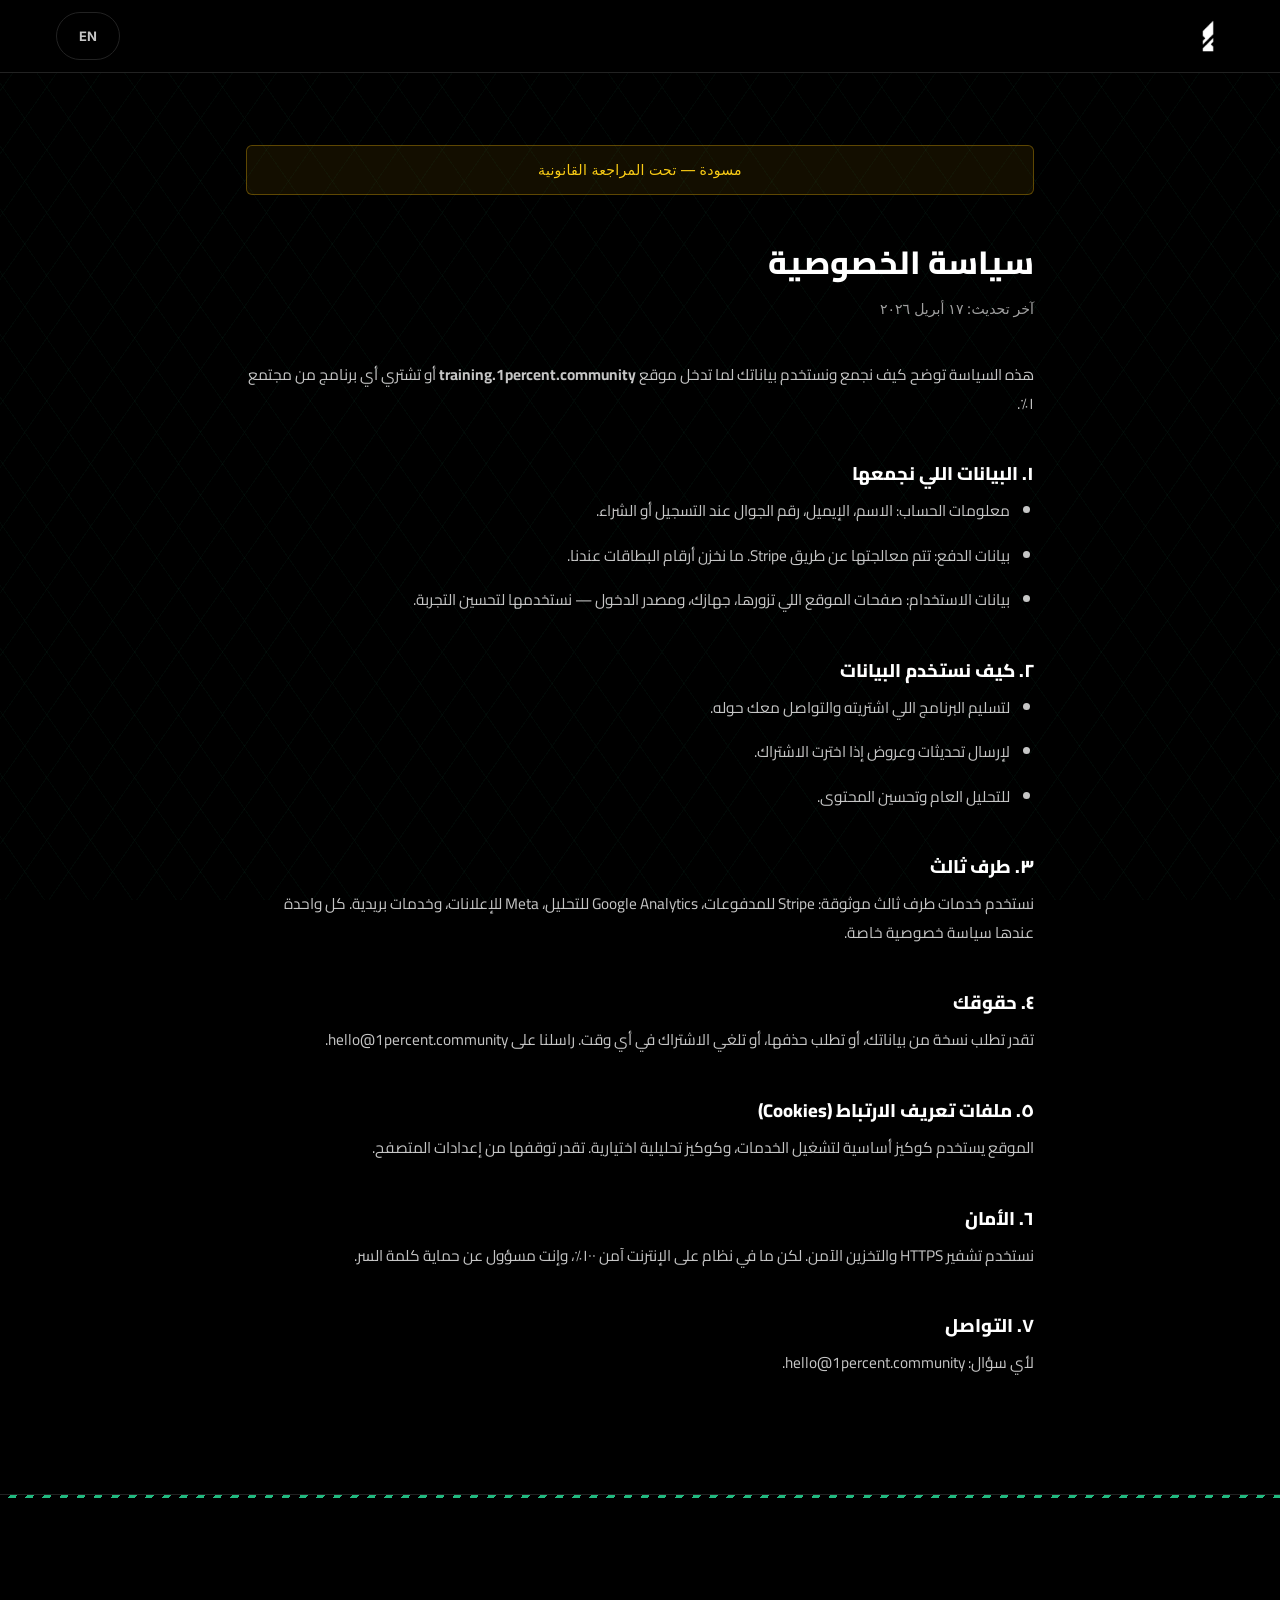
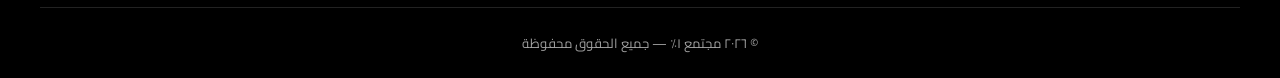
<file: privacy.html>
<!DOCTYPE html>
<html lang="ar" dir="rtl">
<head>
<meta charset="utf-8">
<meta name="viewport" content="width=device-width, initial-scale=1, maximum-scale=1">
<title>Privacy Policy — 1% Community</title>
<meta name="description" content="Privacy Policy for 1% Community (training.1percent.community).">
<meta name="robots" content="noindex">
<link rel="icon" type="image/png" href="/favicon.png">
<link rel="alternate icon" href="/favicon.ico">
<link rel="preconnect" href="https://fonts.googleapis.com">
<link rel="preconnect" href="https://fonts.gstatic.com" crossorigin>
<link href="https://fonts.googleapis.com/css2?family=Cairo:wght@400;600;700;800&family=Inter:wght@400;600;700;800&display=swap" rel="stylesheet">
<link rel="stylesheet" href="assets/css/style.css">
</head>
<body>

<header class="site-header">
  <div class="header-inner">
    <a href="/" class="logo" aria-label="1% Community">
      <img src="assets/images/logo_white.png" alt="1% Community" width="160" height="40">
    </a>
    <div class="header-actions">
      <button id="lang-toggle" class="btn-lang" type="button" aria-label="Toggle language">
        <span data-lang="ar">EN</span>
        <span data-lang="en">عربي</span>
      </button>
    </div>
  </div>
</header>

<main class="legal-page">
  <div class="legal-draft-banner">
    <span data-lang="ar">مسودة — تحت المراجعة القانونية</span>
    <span data-lang="en">Draft — to be reviewed with counsel</span>
  </div>

  <h1>
    <span data-lang="ar" data-editable="legal.privacy.title.ar">سياسة الخصوصية</span>
    <span data-lang="en" data-editable="legal.privacy.title.en">Privacy Policy</span>
  </h1>
  <div class="legal-meta">
    <span data-lang="ar" data-editable="legal.privacy.last_updated.ar">آخر تحديث: ١٧ أبريل ٢٠٢٦</span>
    <span data-lang="en" data-editable="legal.privacy.last_updated.en">Last updated: April 17, 2026</span>
  </div>

  <section data-lang="ar">
    <p>هذه السياسة توضح كيف نجمع ونستخدم بياناتك لما تدخل موقع <strong>training.1percent.community</strong> أو تشتري أي برنامج من مجتمع ١٪.</p>

    <h2 data-editable="legal.privacy.section_1_heading.ar">١. البيانات اللي نجمعها</h2>
    <ul>
      <li>معلومات الحساب: الاسم، الإيميل، رقم الجوال عند التسجيل أو الشراء.</li>
      <li>بيانات الدفع: تتم معالجتها عن طريق Stripe. ما نخزن أرقام البطاقات عندنا.</li>
      <li>بيانات الاستخدام: صفحات الموقع اللي تزورها، جهازك، ومصدر الدخول — نستخدمها لتحسين التجربة.</li>
    </ul>

    <h2 data-editable="legal.privacy.section_2_heading.ar">٢. كيف نستخدم البيانات</h2>
    <ul>
      <li>لتسليم البرنامج اللي اشتريته والتواصل معك حوله.</li>
      <li>لإرسال تحديثات وعروض إذا اخترت الاشتراك.</li>
      <li>للتحليل العام وتحسين المحتوى.</li>
    </ul>

    <h2 data-editable="legal.privacy.section_3_heading.ar">٣. طرف ثالث</h2>
    <p>نستخدم خدمات طرف ثالث موثوقة: Stripe للمدفوعات، Google Analytics للتحليل، Meta للإعلانات، وخدمات بريدية. كل واحدة عندها سياسة خصوصية خاصة.</p>

    <h2 data-editable="legal.privacy.section_4_heading.ar">٤. حقوقك</h2>
    <p>تقدر تطلب نسخة من بياناتك، أو تطلب حذفها، أو تلغي الاشتراك في أي وقت. راسلنا على <a href="mailto:hello@1percent.community">hello@1percent.community</a>.</p>

    <h2 data-editable="legal.privacy.section_5_heading.ar">٥. ملفات تعريف الارتباط (Cookies)</h2>
    <p>الموقع يستخدم كوكيز أساسية لتشغيل الخدمات، وكوكيز تحليلية اختيارية. تقدر توقفها من إعدادات المتصفح.</p>

    <h2 data-editable="legal.privacy.section_6_heading.ar">٦. الأمان</h2>
    <p>نستخدم تشفير HTTPS والتخزين الآمن. لكن ما في نظام على الإنترنت آمن ١٠٠٪، وإنت مسؤول عن حماية كلمة السر.</p>

    <h2 data-editable="legal.privacy.section_7_heading.ar">٧. التواصل</h2>
    <p>لأي سؤال: <a href="mailto:hello@1percent.community">hello@1percent.community</a>.</p>
  </section>

  <section data-lang="en">
    <p>This policy explains how we collect and use your data when you visit <strong>training.1percent.community</strong> or purchase a program from 1% Community.</p>

    <h2 data-editable="legal.privacy.section_1_heading.en">1. Data we collect</h2>
    <ul>
      <li>Account info: name, email, phone number when you sign up or purchase.</li>
      <li>Payment data: processed by Stripe. We do not store card numbers.</li>
      <li>Usage data: pages visited, device, and referrer — used to improve the experience.</li>
    </ul>

    <h2 data-editable="legal.privacy.section_2_heading.en">2. How we use your data</h2>
    <ul>
      <li>To deliver the program you purchased and communicate about it.</li>
      <li>To send updates and offers if you opt in.</li>
      <li>For general analytics and content improvement.</li>
    </ul>

    <h2 data-editable="legal.privacy.section_3_heading.en">3. Third parties</h2>
    <p>We use trusted third-party services: Stripe (payments), Google Analytics (analytics), Meta (ads), and email providers. Each has its own privacy policy.</p>

    <h2 data-editable="legal.privacy.section_4_heading.en">4. Your rights</h2>
    <p>You can request a copy of your data, request deletion, or unsubscribe at any time. Contact <a href="mailto:hello@1percent.community">hello@1percent.community</a>.</p>

    <h2 data-editable="legal.privacy.section_5_heading.en">5. Cookies</h2>
    <p>This site uses essential cookies to run its services and optional analytics cookies. You can disable them in your browser settings.</p>

    <h2 data-editable="legal.privacy.section_6_heading.en">6. Security</h2>
    <p>We use HTTPS encryption and secure storage. No internet system is 100% secure, and you are responsible for keeping your password safe.</p>

    <h2 data-editable="legal.privacy.section_7_heading.en">7. Contact</h2>
    <p>For any question: <a href="mailto:hello@1percent.community">hello@1percent.community</a>.</p>
  </section>
</main>

<footer class="site-footer">
  <div class="footer-bottom">
    <span data-lang="ar">© ٢٠٢٦ مجتمع ١٪ — جميع الحقوق محفوظة</span>
    <span data-lang="en">© 2026 1% Community — All rights reserved</span>
  </div>
</footer>

<script src="assets/js/main.js" defer></script>
</body>
</html>
</file>
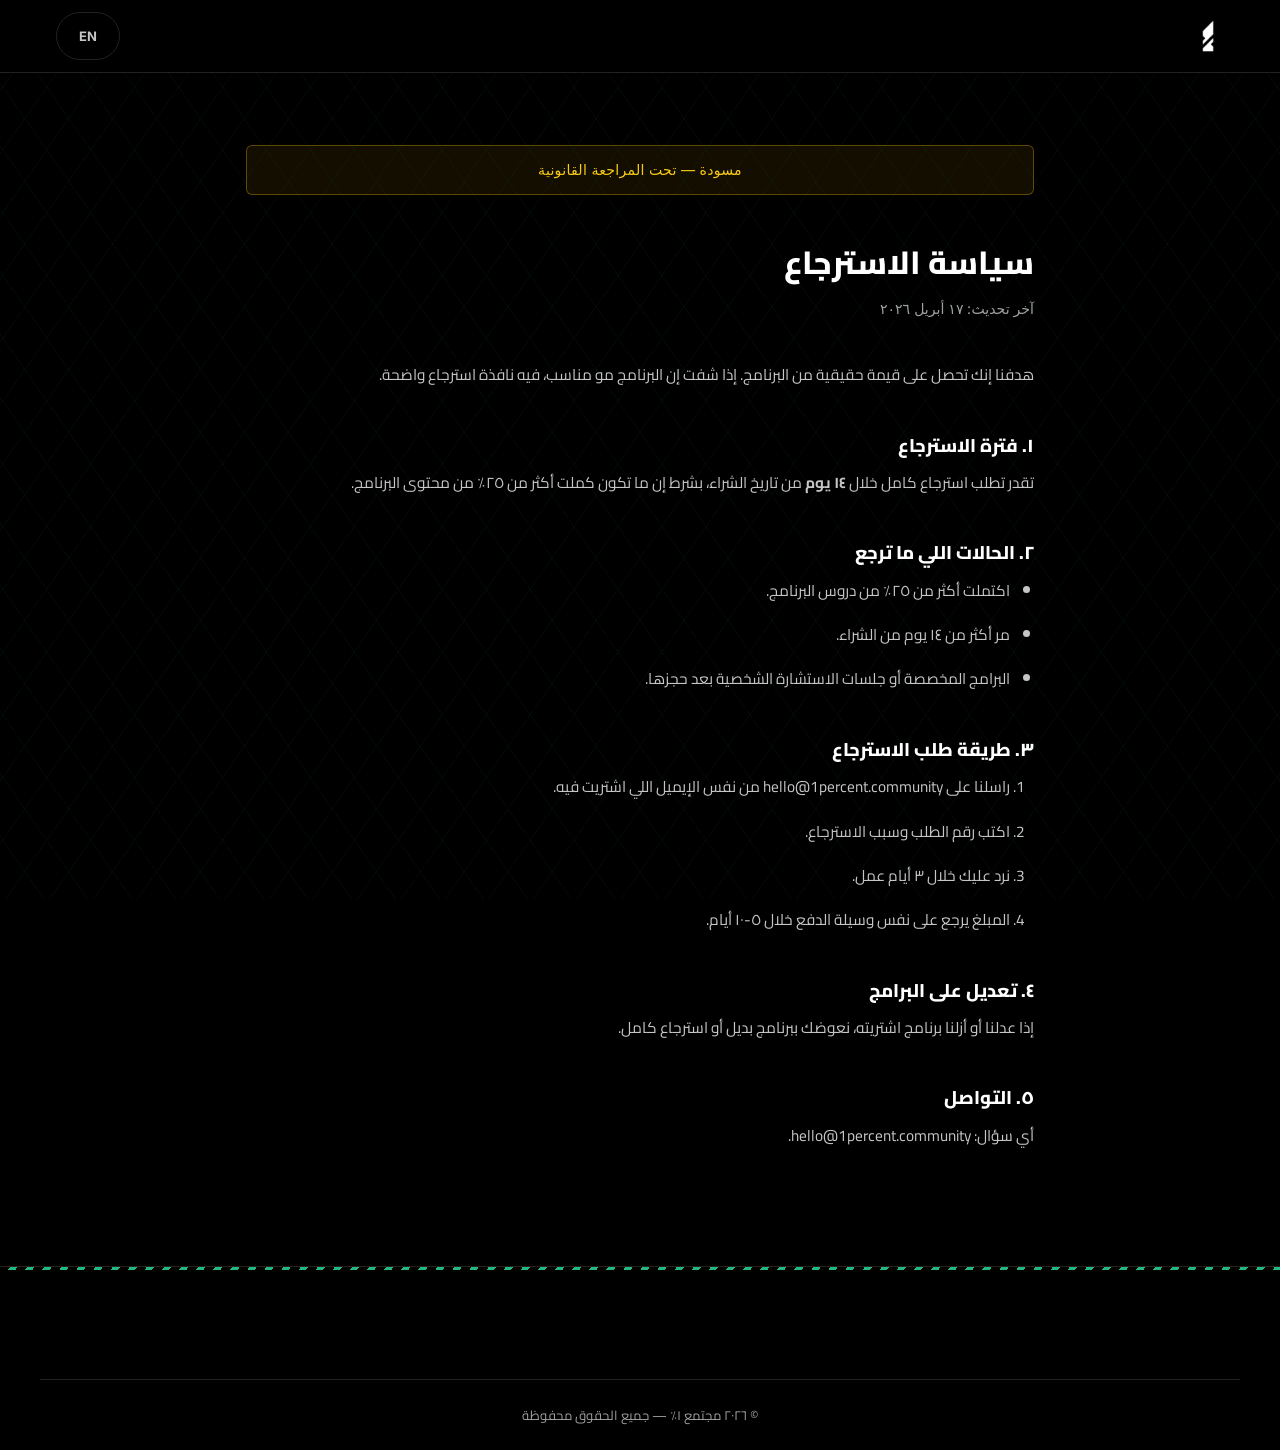
<file: refund.html>
<!DOCTYPE html>
<html lang="ar" dir="rtl">
<head>
<meta charset="utf-8">
<meta name="viewport" content="width=device-width, initial-scale=1, maximum-scale=1">
<title>Refund Policy — 1% Community</title>
<meta name="description" content="Refund Policy for 1% Community (training.1percent.community).">
<meta name="robots" content="noindex">
<link rel="icon" type="image/png" href="/favicon.png">
<link rel="alternate icon" href="/favicon.ico">
<link rel="preconnect" href="https://fonts.googleapis.com">
<link rel="preconnect" href="https://fonts.gstatic.com" crossorigin>
<link href="https://fonts.googleapis.com/css2?family=Cairo:wght@400;600;700;800&family=Inter:wght@400;600;700;800&display=swap" rel="stylesheet">
<link rel="stylesheet" href="assets/css/style.css">
</head>
<body>

<header class="site-header">
  <div class="header-inner">
    <a href="/" class="logo" aria-label="1% Community">
      <img src="assets/images/logo_white.png" alt="1% Community" width="160" height="40">
    </a>
    <div class="header-actions">
      <button id="lang-toggle" class="btn-lang" type="button" aria-label="Toggle language">
        <span data-lang="ar">EN</span>
        <span data-lang="en">عربي</span>
      </button>
    </div>
  </div>
</header>

<main class="legal-page">
  <div class="legal-draft-banner">
    <span data-lang="ar">مسودة — تحت المراجعة القانونية</span>
    <span data-lang="en">Draft — to be reviewed with counsel</span>
  </div>

  <h1>
    <span data-lang="ar" data-editable="legal.refund.title.ar">سياسة الاسترجاع</span>
    <span data-lang="en" data-editable="legal.refund.title.en">Refund Policy</span>
  </h1>
  <div class="legal-meta">
    <span data-lang="ar" data-editable="legal.refund.last_updated.ar">آخر تحديث: ١٧ أبريل ٢٠٢٦</span>
    <span data-lang="en" data-editable="legal.refund.last_updated.en">Last updated: April 17, 2026</span>
  </div>

  <section data-lang="ar">
    <p>هدفنا إنك تحصل على قيمة حقيقية من البرنامج. إذا شفت إن البرنامج مو مناسب، فيه نافذة استرجاع واضحة.</p>

    <h2 data-editable="legal.refund.section_1_heading.ar">١. فترة الاسترجاع</h2>
    <p>تقدر تطلب استرجاع كامل خلال <strong>١٤ يوم</strong> من تاريخ الشراء، بشرط إن ما تكون كملت أكثر من ٢٥٪ من محتوى البرنامج.</p>

    <h2 data-editable="legal.refund.section_2_heading.ar">٢. الحالات اللي ما ترجع</h2>
    <ul>
      <li>اكتملت أكثر من ٢٥٪ من دروس البرنامج.</li>
      <li>مر أكثر من ١٤ يوم من الشراء.</li>
      <li>البرامج المخصصة أو جلسات الاستشارة الشخصية بعد حجزها.</li>
    </ul>

    <h2 data-editable="legal.refund.section_3_heading.ar">٣. طريقة طلب الاسترجاع</h2>
    <ol>
      <li>راسلنا على <a href="mailto:hello@1percent.community">hello@1percent.community</a> من نفس الإيميل اللي اشتريت فيه.</li>
      <li>اكتب رقم الطلب وسبب الاسترجاع.</li>
      <li>نرد عليك خلال ٣ أيام عمل.</li>
      <li>المبلغ يرجع على نفس وسيلة الدفع خلال ٥-١٠ أيام.</li>
    </ol>

    <h2 data-editable="legal.refund.section_4_heading.ar">٤. تعديل على البرامج</h2>
    <p>إذا عدلنا أو أزلنا برنامج اشتريته، نعوضك ببرنامج بديل أو استرجاع كامل.</p>

    <h2 data-editable="legal.refund.section_5_heading.ar">٥. التواصل</h2>
    <p>أي سؤال: <a href="mailto:hello@1percent.community">hello@1percent.community</a>.</p>
  </section>

  <section data-lang="en">
    <p>Our goal is for you to get real value from the program. If the program isn't right for you, a clear refund window is in place.</p>

    <h2 data-editable="legal.refund.section_1_heading.en">1. Refund window</h2>
    <p>You may request a full refund within <strong>14 days</strong> of purchase, provided you haven't completed more than 25% of the program content.</p>

    <h2 data-editable="legal.refund.section_2_heading.en">2. Non-refundable cases</h2>
    <ul>
      <li>More than 25% of program lessons have been completed.</li>
      <li>More than 14 days have passed since purchase.</li>
      <li>Custom programs or personal consultations once booked.</li>
    </ul>

    <h2 data-editable="legal.refund.section_3_heading.en">3. How to request a refund</h2>
    <ol>
      <li>Email <a href="mailto:hello@1percent.community">hello@1percent.community</a> from the address you purchased with.</li>
      <li>Include your order number and reason for the refund.</li>
      <li>We reply within 3 business days.</li>
      <li>The amount is returned to the same payment method within 5–10 days.</li>
    </ol>

    <h2 data-editable="legal.refund.section_4_heading.en">4. Program changes</h2>
    <p>If we modify or remove a program you purchased, we will offer an alternative program or a full refund.</p>

    <h2 data-editable="legal.refund.section_5_heading.en">5. Contact</h2>
    <p>Any question: <a href="mailto:hello@1percent.community">hello@1percent.community</a>.</p>
  </section>
</main>

<footer class="site-footer">
  <div class="footer-bottom">
    <span data-lang="ar">© ٢٠٢٦ مجتمع ١٪ — جميع الحقوق محفوظة</span>
    <span data-lang="en">© 2026 1% Community — All rights reserved</span>
  </div>
</footer>

<script src="assets/js/main.js" defer></script>
</body>
</html>
</file>
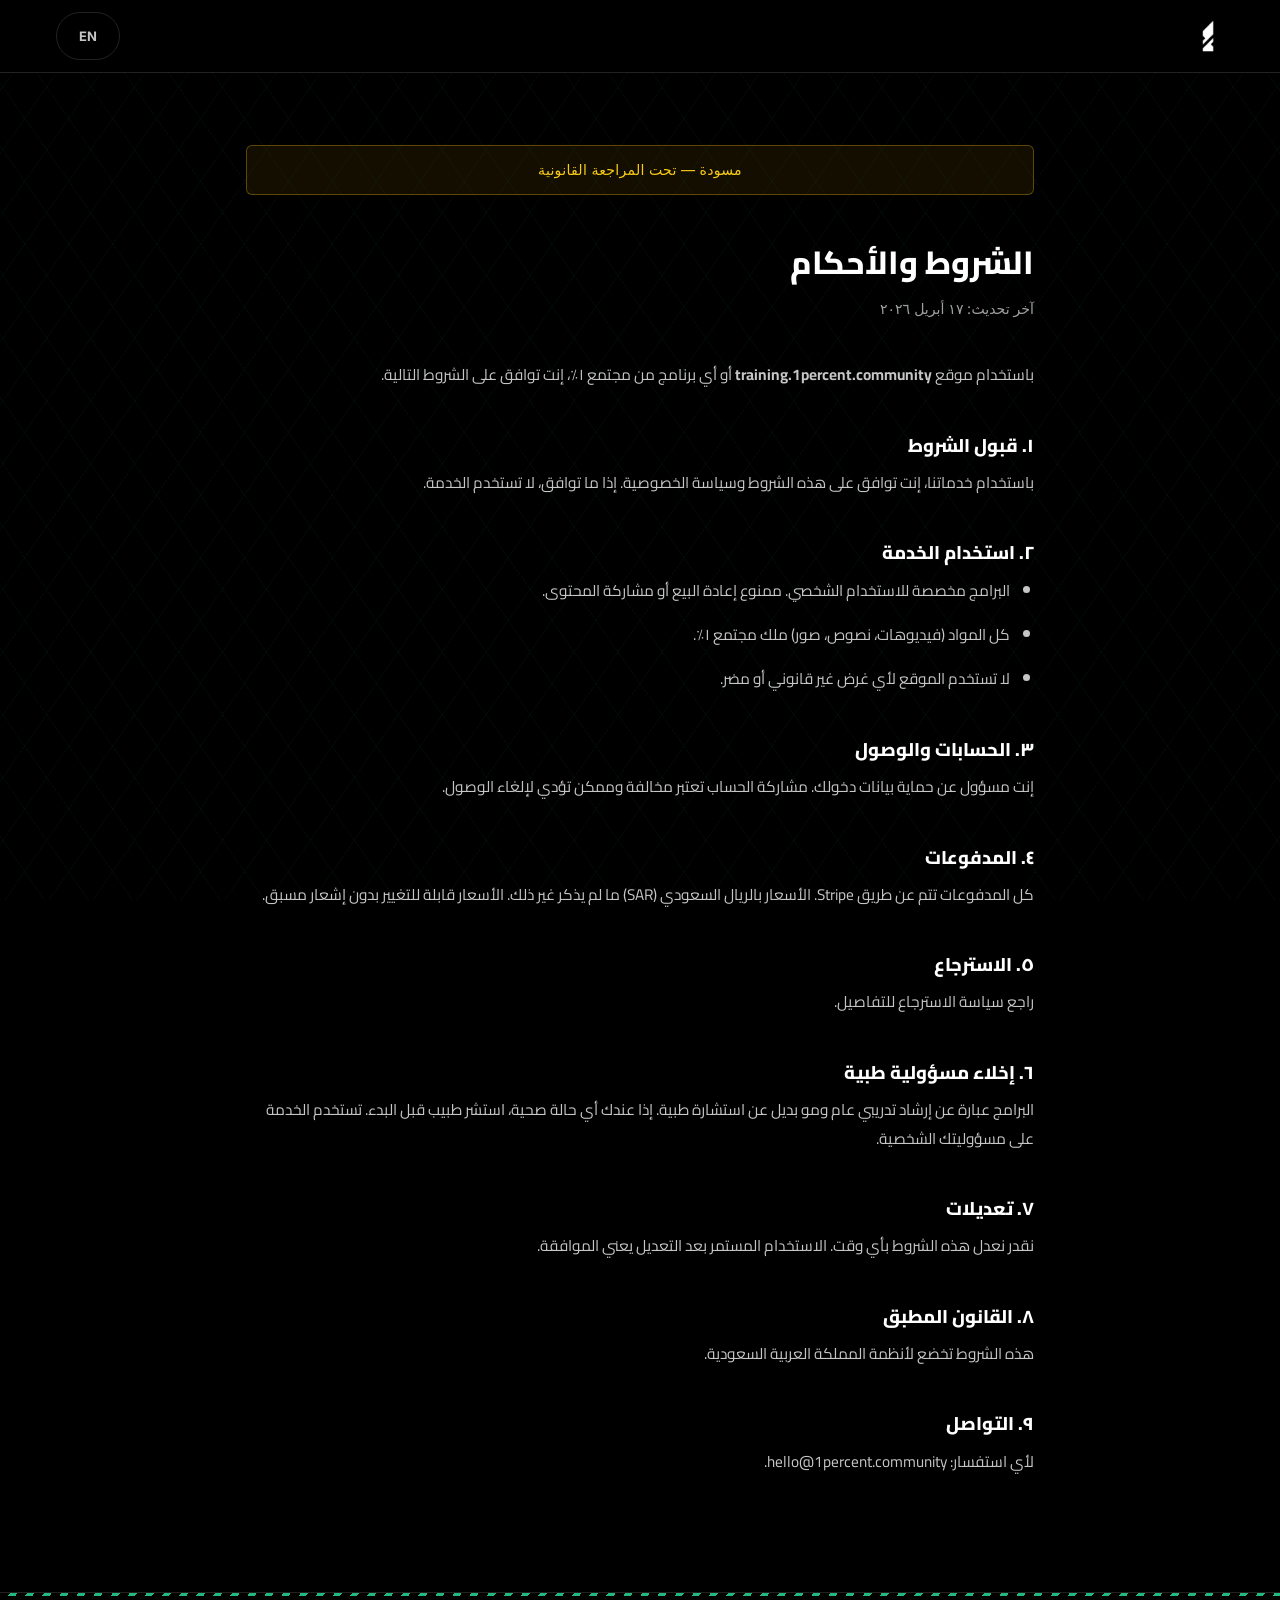
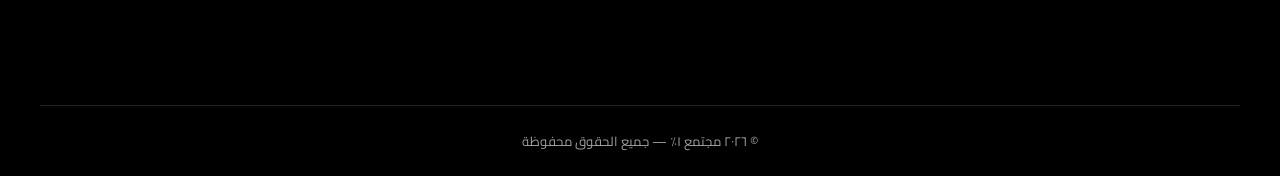
<file: terms.html>
<!DOCTYPE html>
<html lang="ar" dir="rtl">
<head>
<meta charset="utf-8">
<meta name="viewport" content="width=device-width, initial-scale=1, maximum-scale=1">
<title>Terms of Service — 1% Community</title>
<meta name="description" content="Terms of Service for 1% Community (training.1percent.community).">
<meta name="robots" content="noindex">
<link rel="icon" type="image/png" href="/favicon.png">
<link rel="alternate icon" href="/favicon.ico">
<link rel="preconnect" href="https://fonts.googleapis.com">
<link rel="preconnect" href="https://fonts.gstatic.com" crossorigin>
<link href="https://fonts.googleapis.com/css2?family=Cairo:wght@400;600;700;800&family=Inter:wght@400;600;700;800&display=swap" rel="stylesheet">
<link rel="stylesheet" href="assets/css/style.css">
</head>
<body>

<header class="site-header">
  <div class="header-inner">
    <a href="/" class="logo" aria-label="1% Community">
      <img src="assets/images/logo_white.png" alt="1% Community" width="160" height="40">
    </a>
    <div class="header-actions">
      <button id="lang-toggle" class="btn-lang" type="button" aria-label="Toggle language">
        <span data-lang="ar">EN</span>
        <span data-lang="en">عربي</span>
      </button>
    </div>
  </div>
</header>

<main class="legal-page">
  <div class="legal-draft-banner">
    <span data-lang="ar">مسودة — تحت المراجعة القانونية</span>
    <span data-lang="en">Draft — to be reviewed with counsel</span>
  </div>

  <h1>
    <span data-lang="ar" data-editable="legal.terms.title.ar">الشروط والأحكام</span>
    <span data-lang="en" data-editable="legal.terms.title.en">Terms of Service</span>
  </h1>
  <div class="legal-meta">
    <span data-lang="ar" data-editable="legal.terms.last_updated.ar">آخر تحديث: ١٧ أبريل ٢٠٢٦</span>
    <span data-lang="en" data-editable="legal.terms.last_updated.en">Last updated: April 17, 2026</span>
  </div>

  <section data-lang="ar">
    <p>باستخدام موقع <strong>training.1percent.community</strong> أو أي برنامج من مجتمع ١٪، إنت توافق على الشروط التالية.</p>

    <h2 data-editable="legal.terms.section_1_heading.ar">١. قبول الشروط</h2>
    <p>باستخدام خدماتنا، إنت توافق على هذه الشروط وسياسة الخصوصية. إذا ما توافق، لا تستخدم الخدمة.</p>

    <h2 data-editable="legal.terms.section_2_heading.ar">٢. استخدام الخدمة</h2>
    <ul>
      <li>البرامج مخصصة للاستخدام الشخصي. ممنوع إعادة البيع أو مشاركة المحتوى.</li>
      <li>كل المواد (فيديوهات، نصوص، صور) ملك مجتمع ١٪.</li>
      <li>لا تستخدم الموقع لأي غرض غير قانوني أو مضر.</li>
    </ul>

    <h2 data-editable="legal.terms.section_3_heading.ar">٣. الحسابات والوصول</h2>
    <p>إنت مسؤول عن حماية بيانات دخولك. مشاركة الحساب تعتبر مخالفة وممكن تؤدي لإلغاء الوصول.</p>

    <h2 data-editable="legal.terms.section_4_heading.ar">٤. المدفوعات</h2>
    <p>كل المدفوعات تتم عن طريق Stripe. الأسعار بالريال السعودي (SAR) ما لم يذكر غير ذلك. الأسعار قابلة للتغيير بدون إشعار مسبق.</p>

    <h2 data-editable="legal.terms.section_5_heading.ar">٥. الاسترجاع</h2>
    <p>راجع <a href="/refund.html">سياسة الاسترجاع</a> للتفاصيل.</p>

    <h2 data-editable="legal.terms.section_6_heading.ar">٦. إخلاء مسؤولية طبية</h2>
    <p>البرامج عبارة عن إرشاد تدريبي عام ومو بديل عن استشارة طبية. إذا عندك أي حالة صحية، استشر طبيب قبل البدء. تستخدم الخدمة على مسؤوليتك الشخصية.</p>

    <h2 data-editable="legal.terms.section_7_heading.ar">٧. تعديلات</h2>
    <p>نقدر نعدل هذه الشروط بأي وقت. الاستخدام المستمر بعد التعديل يعني الموافقة.</p>

    <h2 data-editable="legal.terms.section_8_heading.ar">٨. القانون المطبق</h2>
    <p>هذه الشروط تخضع لأنظمة المملكة العربية السعودية.</p>

    <h2 data-editable="legal.terms.section_9_heading.ar">٩. التواصل</h2>
    <p>لأي استفسار: <a href="mailto:hello@1percent.community">hello@1percent.community</a>.</p>
  </section>

  <section data-lang="en">
    <p>By using <strong>training.1percent.community</strong> or any 1% Community program, you agree to the following terms.</p>

    <h2 data-editable="legal.terms.section_1_heading.en">1. Acceptance</h2>
    <p>By using our services, you agree to these terms and the privacy policy. If you disagree, do not use the service.</p>

    <h2 data-editable="legal.terms.section_2_heading.en">2. Use of the service</h2>
    <ul>
      <li>Programs are for personal use only. Resale or sharing of content is prohibited.</li>
      <li>All materials (videos, text, images) are the property of 1% Community.</li>
      <li>Do not use the site for any unlawful or harmful purpose.</li>
    </ul>

    <h2 data-editable="legal.terms.section_3_heading.en">3. Accounts and access</h2>
    <p>You are responsible for protecting your login credentials. Account sharing is a violation and may result in access being revoked.</p>

    <h2 data-editable="legal.terms.section_4_heading.en">4. Payments</h2>
    <p>All payments are processed by Stripe. Prices are in Saudi Riyals (SAR) unless stated otherwise. Prices are subject to change without prior notice.</p>

    <h2 data-editable="legal.terms.section_5_heading.en">5. Refunds</h2>
    <p>See the <a href="/refund.html">Refund Policy</a> for details.</p>

    <h2 data-editable="legal.terms.section_6_heading.en">6. Medical disclaimer</h2>
    <p>Programs are general training guidance and not a substitute for medical advice. If you have any health condition, consult a physician before starting. You use the service at your own risk.</p>

    <h2 data-editable="legal.terms.section_7_heading.en">7. Changes</h2>
    <p>We may modify these terms at any time. Continued use after changes constitutes acceptance.</p>

    <h2 data-editable="legal.terms.section_8_heading.en">8. Governing law</h2>
    <p>These terms are governed by the laws of the Kingdom of Saudi Arabia.</p>

    <h2 data-editable="legal.terms.section_9_heading.en">9. Contact</h2>
    <p>For any inquiry: <a href="mailto:hello@1percent.community">hello@1percent.community</a>.</p>
  </section>
</main>

<footer class="site-footer">
  <div class="footer-bottom">
    <span data-lang="ar">© ٢٠٢٦ مجتمع ١٪ — جميع الحقوق محفوظة</span>
    <span data-lang="en">© 2026 1% Community — All rights reserved</span>
  </div>
</footer>

<script src="assets/js/main.js" defer></script>
</body>
</html>
</file>
<file: assets/css/style.css>
/* 1pc-training-site — design-parity build (mobile-first, bilingual RTL/LTR).
   Visual language ported from retreats.1percent.community (website_templates.py). */

:root {
  --bg: #000000;
  --bg-2: #0A0A0A;
  --card: #111111;
  --text: #FFFFFF;
  --text-dim: #C6C6C6;
  --text-muted: #A0A0A0;
  --accent: #25CE8E;
  --accent-soft: rgba(37, 206, 142, 0.15);
  --accent-softer: rgba(37, 206, 142, 0.08);
  --accent-watermark: rgba(37, 206, 142, 0.04);
  --border: #222222;
  --border-faint: rgba(255, 255, 255, 0.05);

  --space-xs: 8px;
  --space-sm: 16px;
  --space-md: 24px;
  --space-lg: 40px;
  --space-xl: 72px;
  --space-2xl: 100px;

  --radius-sm: 6px;
  --radius-md: 12px;
  --radius-lg: 20px;
  --tap: 48px;

  --ease: cubic-bezier(0.4, 0, 0.2, 1);
  --t: 0.3s var(--ease);

  --font-ar: 'Cairo', system-ui, sans-serif;
  --font-en: 'Inter', system-ui, sans-serif;
}

*,
*::before,
*::after { box-sizing: border-box; margin: 0; padding: 0; }

html {
  -webkit-text-size-adjust: 100%;
  scroll-behavior: smooth;
  scroll-padding-top: 88px;
}
html, body { width: 100%; max-width: 100%; overflow-x: hidden; }

body {
  background: var(--bg);
  color: var(--text);
  font: 16px/1.7 var(--font-ar);
  min-height: 100vh;
  -webkit-font-smoothing: antialiased;
  position: relative;
}
/* Signature diagonal grid watermark — ported from the retreats build. */
body::before {
  content: "";
  position: fixed;
  inset: 0;
  pointer-events: none;
  z-index: 0;
  background:
    repeating-linear-gradient(-55deg,
      var(--accent-watermark) 0 1px, transparent 1px 36px),
    repeating-linear-gradient(55deg,
      var(--accent-watermark) 0 1px, transparent 1px 36px);
  opacity: 1;
}
html[lang="en"] body { font-family: var(--font-en); }
body > * { position: relative; z-index: 1; }
img { max-width: 100%; height: auto; display: block; }
a { color: inherit; text-decoration: none; }
button { cursor: pointer; font: inherit; color: inherit; background: transparent; border: 0; }

/* ── Language visibility — flips off html[lang] ───────────────────────── */
html[lang="ar"] [data-lang="en"] { display: none; }
html[lang="en"] [data-lang="ar"] { display: none; }

/* ══════════════════════════════════════════════════════════════════════
   HEADER — frosted glass, logo image + nav + lang toggle
   ══════════════════════════════════════════════════════════════════════ */
.site-header {
  position: sticky;
  top: 0;
  z-index: 100;
  background: rgba(0, 0, 0, 0.85);
  backdrop-filter: blur(20px);
  -webkit-backdrop-filter: blur(20px);
  border-bottom: 1px solid var(--border);
}
.header-inner {
  width: 100%;
  max-width: 1200px;
  margin: 0 auto;
  padding: 12px var(--space-sm);
  display: flex;
  align-items: center;
  justify-content: space-between;
  gap: var(--space-sm);
}
.logo {
  display: inline-flex;
  align-items: center;
  height: 40px;
  flex: 0 0 auto;
}
.logo img {
  height: 32px;
  width: auto;
  display: block;
}
.site-nav {
  display: none;
  position: absolute;
  top: 100%;
  left: 0;
  right: 0;
  background: rgba(0, 0, 0, 0.97);
  backdrop-filter: blur(20px);
  -webkit-backdrop-filter: blur(20px);
  border-bottom: 1px solid var(--border);
  flex-direction: column;
  padding: var(--space-xs) var(--space-sm) var(--space-sm);
  gap: 2px;
}
.site-header.nav-open .site-nav { display: flex; }
.nav-link {
  color: var(--text-dim);
  font-weight: 600;
  font-size: 0.95rem;
  padding: 12px var(--space-sm);
  min-height: var(--tap);
  display: flex;
  align-items: center;
  border-radius: var(--radius-sm);
  transition: color var(--t), background var(--t);
}
.nav-link:hover, .nav-link:focus-visible {
  color: var(--accent);
  background: var(--accent-softer);
}
.header-actions {
  display: flex;
  align-items: center;
  gap: 8px;
  flex: 0 0 auto;
}
.btn-nav-toggle {
  display: inline-flex;
  align-items: center;
  justify-content: center;
  width: var(--tap);
  height: var(--tap);
  border: 1px solid var(--border);
  border-radius: 999px;
  color: var(--text-dim);
  transition: color var(--t), border-color var(--t);
}
.btn-nav-toggle:hover { color: var(--accent); border-color: var(--accent); }
.btn-nav-toggle svg { width: 22px; height: 22px; }
.btn-lang {
  border: 1px solid var(--border);
  color: var(--text-dim);
  padding: 10px 16px;
  border-radius: 999px;
  font: 700 13px var(--font-en);
  min-height: var(--tap);
  min-width: 64px;
  transition: color var(--t), border-color var(--t);
}
.btn-lang:hover { color: var(--accent); border-color: var(--accent); }

/* ══════════════════════════════════════════════════════════════════════
   HERO — full-bleed background image with text overlay.
   The source composition has black negative space on the LEFT and the
   subject (man + green circle + white lightning + triangle pattern) on
   the RIGHT. The text block is pinned to the left edge via absolute
   positioning in BOTH languages so the layout matches the composition.
   Text direction inside the block still follows html[dir] — Arabic reads
   right-to-left within the block, English left-to-right.
   ══════════════════════════════════════════════════════════════════════ */
.hero {
  position: relative;
  min-height: 85vh;
  min-height: 85svh;
  overflow: hidden;
  padding: 0;
  background: linear-gradient(180deg, #1a1a1a 0%, #0a0a0a 100%);
}
.hero-img-wrap {
  position: absolute;
  inset: 0;
  width: 100%;
  height: 100%;
  max-width: none;
  max-height: none;
  aspect-ratio: auto;
  margin: 0;
  overflow: hidden;
  z-index: 0;
  background: transparent;
}
.hero-img-wrap img {
  width: 100%;
  height: 100%;
  object-fit: cover;
  /* Subject sits in the right half of the source composition. Anchoring
     the image at 75% x keeps the subject inside the right third of the
     viewport regardless of aspect ratio. */
  object-position: center center;
}
/* Scrim — darker on the LEFT where the text block sits, fading to
   transparent over the subject on the right. Same in both languages. */
.hero::after {
  content: "";
  position: absolute;
  inset: 0;
  z-index: 1;
  pointer-events: none;
  background: linear-gradient(
    to right,
    rgba(10, 10, 10, 0.85) 0%,
    rgba(10, 10, 10, 0.55) 35%,
    rgba(10, 10, 10, 0.15) 60%,
    rgba(10, 10, 10, 0) 80%
  );
}
.hero-body {
  position: absolute;
  z-index: 2;
  top: 50%;
  left: 0;
  right: auto;
  transform: translateY(-50%);
  max-width: min(560px, 90vw);
  padding: clamp(1.5rem, 6vw, 4rem) clamp(1.25rem, 5vw, 3rem);
  margin: 0;
  /* Inherit direction from <html> so Arabic text flows RTL and English
     LTR within the block. Text-align: start makes the text hug its own
     reading edge — the block itself stays pinned to the viewport left. */
  text-align: start;
}
.hero-badge {
  display: inline-block;
  padding: 6px 18px;
  border: 1px solid var(--accent);
  color: var(--accent);
  border-radius: 999px;
  font-size: 0.78rem;
  font-weight: 700;
  letter-spacing: 0.08em;
  text-transform: uppercase;
  font-family: var(--font-en);
  margin: 0 0 var(--space-md);
  background: rgba(0, 0, 0, 0.35);
  backdrop-filter: blur(4px);
  -webkit-backdrop-filter: blur(4px);
}
.hero-title {
  font-size: clamp(2.2rem, 7vw, 4.2rem);
  font-weight: 800;
  line-height: 1.1;
  margin: 0 0 var(--space-xs);
  color: var(--text);
  word-wrap: break-word;
  letter-spacing: -0.01em;
  text-shadow: 0 2px 18px rgba(0, 0, 0, 0.55);
}
.hero-sub {
  color: var(--accent);
  font-weight: 700;
  font-size: clamp(1rem, 2.6vw, 1.4rem);
  margin: 0 0 var(--space-sm);
  text-shadow: 0 2px 10px rgba(0, 0, 0, 0.6);
}
.hero-desc {
  color: var(--text);
  font-size: clamp(0.95rem, 1.6vw, 1.08rem);
  margin: 0 0 var(--space-lg);
  max-width: 48ch;
  line-height: 1.75;
  text-shadow: 0 1px 6px rgba(0, 0, 0, 0.55);
}
/* Narrow viewports — tighten the scrim so text stays legible even when
   the subject has drifted into the text area. */
@media (max-width: 600px) {
  .hero { min-height: 80vh; min-height: 80svh; }
  .hero::after {
    background: linear-gradient(
      to right,
      rgba(10, 10, 10, 0.88) 0%,
      rgba(10, 10, 10, 0.62) 55%,
      rgba(10, 10, 10, 0.28) 90%,
      rgba(10, 10, 10, 0.15) 100%
    );
  }
  html[dir="ltr"] .hero::after,
  body.lang-en .hero::after {
    background: linear-gradient(
      to left,
      rgba(10, 10, 10, 0.88) 0%,
      rgba(10, 10, 10, 0.62) 55%,
      rgba(10, 10, 10, 0.28) 90%,
      rgba(10, 10, 10, 0.15) 100%
    );
  }
}

/* ══════════════════════════════════════════════════════════════════════
   BUTTONS — primary hexagonal CTA + outline variant
   ══════════════════════════════════════════════════════════════════════ */
.btn {
  display: inline-block;
  padding: 16px 44px;
  min-height: var(--tap);
  background: var(--accent);
  color: #000;
  font-weight: 800;
  font-size: 0.98rem;
  font-family: var(--font-en);
  text-transform: uppercase;
  letter-spacing: 0.05em;
  clip-path: polygon(14px 0, calc(100% - 14px) 0, 100% 50%, calc(100% - 14px) 100%, 14px 100%, 0 50%);
  transition: filter var(--t), transform var(--t);
  will-change: transform;
}
.btn:hover { filter: brightness(1.1); transform: translateY(-3px); }
.btn:active { transform: translateY(0); }

.btn-outline {
  display: inline-block;
  padding: 14px 40px;
  min-height: var(--tap);
  background: transparent;
  color: var(--accent);
  border: 2px solid var(--accent);
  border-radius: var(--radius-sm);
  font-weight: 700;
  font-size: 0.95rem;
  font-family: var(--font-en);
  letter-spacing: 0.04em;
  transition: background var(--t), filter var(--t), transform var(--t);
}
.btn-outline:hover {
  background: var(--accent-softer);
  filter: brightness(1.1);
  transform: translateY(-3px);
}

/* ══════════════════════════════════════════════════════════════════════
   SECTION SHELL — alternating surface, horizontal accent divider above
   ══════════════════════════════════════════════════════════════════════ */
.section {
  padding: var(--space-xl) var(--space-sm);
  width: 100%;
  max-width: 1200px;
  margin: 0 auto;
  position: relative;
}
.section::before {
  content: "";
  position: absolute;
  top: 0;
  left: 15%;
  right: 15%;
  height: 1px;
  background: linear-gradient(90deg, transparent, var(--accent), transparent);
  opacity: 0.5;
}
.section-label {
  display: inline-block;
  padding: 4px 14px;
  border: 1px solid var(--accent);
  color: var(--accent);
  border-radius: 999px;
  font-size: 0.72rem;
  font-weight: 700;
  letter-spacing: 0.1em;
  text-transform: uppercase;
  font-family: var(--font-en);
  margin: 0 0 var(--space-md);
}
.section-title {
  font-size: 1.65rem;
  font-weight: 800;
  margin: 0 auto var(--space-sm);
  text-align: center;
  max-width: 760px;
  line-height: 1.25;
  letter-spacing: -0.01em;
}
.section-sub {
  color: var(--text-dim);
  text-align: center;
  margin: 0 auto var(--space-lg);
  max-width: 600px;
  font-size: 0.98rem;
  line-height: 1.75;
}
.section-head {
  text-align: center;
  margin-bottom: var(--space-lg);
}

/* ── About strip (quiet surface, no divider) ──────────────────────────── */
.about-strip {
  background: var(--bg-2);
  padding: var(--space-xl) var(--space-sm);
  text-align: center;
  border-top: 1px solid var(--border);
  border-bottom: 1px solid var(--border);
  position: relative;
}
.about-strip img {
  width: 100%;
  max-width: 460px;
  max-height: 360px;
  object-fit: cover;
  margin: 0 auto var(--space-md);
  border-radius: var(--radius-md);
  border: 1px solid var(--border-faint);
}
.about-strip p {
  max-width: 640px;
  margin: 0 auto;
  color: var(--text-dim);
  font-size: 1.02rem;
  line-height: 1.85;
}

/* ══════════════════════════════════════════════════════════════════════
   PROGRAM CARDS — signature left accent bar reveal on hover
   ══════════════════════════════════════════════════════════════════════ */
.programs-grid {
  display: grid;
  grid-template-columns: 1fr;
  gap: var(--space-md);
}
.program-card {
  position: relative;
  background: var(--card);
  border: 1px solid var(--border-faint);
  border-radius: var(--radius-md);
  overflow: hidden;
  transition: border-color var(--t), transform var(--t);
  display: flex;
  flex-direction: column;
}
/* The left accent bar — slides up to 100% on hover. In RTL, flip to the right. */
.program-card::before {
  content: "";
  position: absolute;
  top: 0;
  inset-inline-start: 0;
  width: 3px;
  height: 0;
  background: var(--accent);
  transition: height var(--t);
  z-index: 2;
}
.program-card:hover {
  border-color: var(--accent-soft);
  transform: translateY(-4px);
}
.program-card:hover::before { height: 100%; }
.program-img {
  width: 100%;
  aspect-ratio: 16 / 10;
  background: linear-gradient(135deg, #1c1c1c 0%, #0a0a0a 100%);
  object-fit: cover;
}
.program-body {
  padding: var(--space-md) var(--space-md) calc(var(--space-md) + 4px);
  text-align: start;
  display: flex;
  flex-direction: column;
  flex: 1;
}
.program-title {
  font-size: 1.15rem;
  font-weight: 800;
  margin: 0 0 var(--space-xs);
  letter-spacing: -0.01em;
}
.program-desc {
  color: var(--text-dim);
  font-size: 0.92rem;
  margin: 0 0 var(--space-sm);
  line-height: 1.7;
}
.program-price {
  color: var(--accent);
  font-weight: 800;
  font-family: var(--font-en);
  font-size: 1.15rem;
  margin: auto 0 var(--space-sm);
  letter-spacing: 0.01em;
}
.program-cta {
  display: block;
  padding: 13px 16px;
  min-height: var(--tap);
  background: transparent;
  color: var(--accent);
  border: 1.5px solid var(--accent);
  border-radius: var(--radius-sm);
  text-align: center;
  font-weight: 700;
  font-size: 0.92rem;
  letter-spacing: 0.02em;
  transition: background var(--t), color var(--t), transform var(--t);
}
.program-cta:hover {
  background: var(--accent);
  color: #000;
  transform: translateY(-2px);
}

/* ══════════════════════════════════════════════════════════════════════
   WHY cards — flat, icon-forward, matches retreats benefit grid
   ══════════════════════════════════════════════════════════════════════ */
.why-grid {
  display: grid;
  grid-template-columns: 1fr;
  gap: var(--space-md);
}
.why-card {
  padding: var(--space-md) var(--space-sm);
  text-align: center;
  background: var(--card);
  border: 1px solid var(--border-faint);
  border-radius: var(--radius-md);
  transition: border-color var(--t), transform var(--t);
}
.why-card:hover {
  border-color: var(--accent-soft);
  transform: translateY(-3px);
}
.why-icon {
  width: 56px;
  height: 56px;
  margin: 0 auto var(--space-sm);
  color: var(--accent);
  display: flex;
  align-items: center;
  justify-content: center;
  background: var(--accent-softer);
  border-radius: var(--radius-md);
}
.why-icon svg { width: 28px; height: 28px; display: block; }
.why-title {
  font-size: 1.05rem;
  font-weight: 800;
  margin: 0 0 var(--space-xs);
  letter-spacing: -0.005em;
}
.why-desc {
  color: var(--text-dim);
  font-size: 0.92rem;
  line-height: 1.7;
}

/* ══════════════════════════════════════════════════════════════════════
   TESTIMONIALS
   ══════════════════════════════════════════════════════════════════════ */
.testimonials {
  display: grid;
  grid-template-columns: 1fr;
  gap: var(--space-md);
}
.quote {
  background: var(--card);
  padding: var(--space-md);
  border-radius: var(--radius-md);
  border: 1px solid var(--border-faint);
  position: relative;
  transition: border-color var(--t), transform var(--t);
}
.quote:hover {
  border-color: var(--accent-soft);
  transform: translateY(-3px);
}
.quote::before {
  content: "\201C";
  position: absolute;
  top: 8px;
  inset-inline-start: 14px;
  color: var(--accent);
  font-size: 2.6rem;
  line-height: 1;
  font-family: var(--font-en);
  opacity: 0.6;
}
.quote-text {
  color: var(--text-dim);
  font-size: 0.96rem;
  line-height: 1.8;
  margin: var(--space-sm) 0 var(--space-sm);
  padding-inline-start: 20px;
}
.quote-author {
  color: var(--accent);
  font-weight: 700;
  font-size: 0.85rem;
  font-family: var(--font-en);
  padding-inline-start: 20px;
}

/* ══════════════════════════════════════════════════════════════════════
   FINAL CTA
   ══════════════════════════════════════════════════════════════════════ */
.final-cta {
  background: var(--bg-2);
  padding: var(--space-2xl) var(--space-sm);
  text-align: center;
  border-top: 1px solid var(--border);
  position: relative;
}
.final-cta::before {
  content: "";
  position: absolute;
  top: 0;
  left: 25%;
  right: 25%;
  height: 1px;
  background: linear-gradient(90deg, transparent, var(--accent), transparent);
}
.final-cta img {
  width: 100%;
  max-width: 640px;
  max-height: 400px;
  object-fit: cover;
  margin: 0 auto var(--space-md);
  border-radius: var(--radius-md);
  display: block;
  border: 1px solid var(--bg-2);
}
.final-cta h2 {
  font-size: 1.9rem;
  font-weight: 800;
  max-width: 640px;
  margin: 0 auto var(--space-sm);
  line-height: 1.2;
  letter-spacing: -0.01em;
}
.final-cta p {
  color: var(--text-dim);
  margin: 0 auto var(--space-lg);
  max-width: 520px;
  font-size: 0.98rem;
  line-height: 1.8;
}

/* ══════════════════════════════════════════════════════════════════════
   FOOTER — multi-column, signature accent stripe on top
   ══════════════════════════════════════════════════════════════════════ */
.site-footer {
  background: var(--bg);
  padding: var(--space-xl) var(--space-sm) var(--space-md);
  border-top: 1px solid var(--border);
  position: relative;
  color: var(--text-muted);
  font-size: 0.9rem;
}
.site-footer::before {
  content: "";
  position: absolute;
  top: 0;
  left: 0;
  right: 0;
  height: 3px;
  background: repeating-linear-gradient(
    -55deg,
    var(--accent) 0 6px,
    transparent 6px 14px
  );
  opacity: 0.9;
}
.footer-inner {
  max-width: 1200px;
  margin: 0 auto;
  display: grid;
  grid-template-columns: 1fr;
  gap: var(--space-lg);
}
.footer-col h4 {
  color: var(--text);
  font-size: 0.82rem;
  font-weight: 800;
  letter-spacing: 0.14em;
  text-transform: uppercase;
  margin-bottom: var(--space-sm);
  font-family: var(--font-en);
}
.footer-brand .logo img { height: 40px; margin-bottom: var(--space-sm); }
.footer-tagline {
  color: var(--text-dim);
  font-size: 0.92rem;
  line-height: 1.7;
  max-width: 320px;
}
.footer-links {
  list-style: none;
  display: flex;
  flex-direction: column;
  gap: 4px;
}
.footer-links a {
  color: var(--text-muted);
  padding: 6px 0;
  display: inline-block;
  transition: color var(--t);
}
.footer-links a:hover { color: var(--accent); }
.footer-socials {
  display: flex;
  align-items: center;
  gap: 12px;
  margin-bottom: var(--space-sm);
}
.social-link {
  display: inline-flex;
  align-items: center;
  justify-content: center;
  width: var(--tap);
  height: var(--tap);
  border: 1px solid var(--border);
  border-radius: 999px;
  color: var(--text-dim);
  transition: color var(--t), border-color var(--t), transform var(--t), background var(--t);
}
.social-link:hover {
  color: var(--accent);
  border-color: var(--accent);
  background: var(--accent-softer);
  transform: translateY(-2px);
}
.social-link svg { width: 20px; height: 20px; }
.sr-only {
  position: absolute;
  width: 1px;
  height: 1px;
  padding: 0;
  margin: -1px;
  overflow: hidden;
  clip: rect(0, 0, 0, 0);
  white-space: nowrap;
  border: 0;
}
.footer-email {
  color: var(--text-dim);
  font-family: var(--font-en);
  font-size: 0.92rem;
  padding: 6px 0;
  display: inline-flex;
  align-items: center;
  transition: color var(--t);
}
.footer-email:hover { color: var(--accent); }
.footer-bottom {
  max-width: 1200px;
  margin: var(--space-lg) auto 0;
  padding-top: var(--space-md);
  border-top: 1px solid var(--border);
  color: var(--text-muted);
  font-size: 0.82rem;
  text-align: center;
}

/* ══════════════════════════════════════════════════════════════════════
   LEGAL PAGES — shared typography
   ══════════════════════════════════════════════════════════════════════ */
.legal-page {
  max-width: 820px;
  margin: 0 auto;
  padding: var(--space-xl) var(--space-sm) var(--space-2xl);
}
.legal-draft-banner {
  background: rgba(234, 179, 8, 0.08);
  border: 1px solid rgba(234, 179, 8, 0.35);
  color: #facc15;
  padding: 12px var(--space-sm);
  border-radius: var(--radius-sm);
  margin-bottom: var(--space-lg);
  font-size: 0.88rem;
  text-align: center;
  font-family: var(--font-en);
  letter-spacing: 0.02em;
}
.legal-page h1 {
  font-size: 2rem;
  font-weight: 800;
  margin-bottom: var(--space-xs);
}
.legal-page .legal-meta {
  color: var(--text-muted);
  font-size: 0.88rem;
  margin-bottom: var(--space-lg);
  font-family: var(--font-en);
}
.legal-page h2 {
  font-size: 1.15rem;
  font-weight: 800;
  margin: var(--space-lg) 0 var(--space-xs);
  color: var(--text);
}
.legal-page p, .legal-page li {
  color: var(--text-dim);
  line-height: 1.85;
  margin-bottom: var(--space-sm);
  font-size: 0.96rem;
}
.legal-page ul, .legal-page ol {
  padding-inline-start: var(--space-md);
  margin-bottom: var(--space-md);
}

/* ══════════════════════════════════════════════════════════════════════
   DATA-VISIBLE — CMS-driven visibility toggle (data-* flag set by patcher)
   ══════════════════════════════════════════════════════════════════════ */
[data-visible="false"] { display: none !important; }

/* ══════════════════════════════════════════════════════════════════════
   ABOUT — multi-paragraph body + 3-stat strip
   ══════════════════════════════════════════════════════════════════════ */
.about-body {
  max-width: 720px;
  margin: 0 auto var(--space-lg);
  text-align: center;
}
.about-paragraph {
  color: var(--text-dim);
  font-size: 1.02rem;
  line-height: 1.85;
  margin-bottom: var(--space-md);
}
.about-paragraph:last-child { margin-bottom: 0; }

.about-stats {
  display: grid;
  grid-template-columns: repeat(3, 1fr);
  gap: var(--space-sm);
  max-width: 720px;
  margin: 0 auto;
  padding: var(--space-md) var(--space-sm);
  border-top: 1px solid var(--border);
  border-bottom: 1px solid var(--border);
}
.about-stat { text-align: center; padding: var(--space-xs) 0; }
.stat-value {
  color: var(--accent);
  font: 800 1.7rem/1 var(--font-en);
  margin-bottom: 6px;
  letter-spacing: -0.02em;
}
.stat-label {
  color: var(--text-muted);
  font-size: 0.78rem;
  font-weight: 600;
  letter-spacing: 0.06em;
  text-transform: uppercase;
  font-family: var(--font-en);
}
html[lang="ar"] .stat-label { font-family: var(--font-ar); letter-spacing: 0; }

/* ══════════════════════════════════════════════════════════════════════
   TRAINER — photo + meta, with data-pos / data-size layout controls
   ══════════════════════════════════════════════════════════════════════ */
.trainer-section { padding-top: var(--space-xl); padding-bottom: var(--space-xl); }
.trainer-layout {
  display: grid;
  grid-template-columns: 1fr;
  gap: var(--space-lg);
  align-items: center;
  max-width: 1000px;
  margin: 0 auto;
}
.trainer-photo {
  margin: 0;
  width: 100%;
  display: flex;
  justify-content: center;
}
.trainer-photo img {
  width: 100%;
  max-width: 420px;
  aspect-ratio: 4 / 5;
  object-fit: cover;
  border-radius: var(--radius-md);
  border: 1px solid var(--border-faint);
}
/* data-size: small|medium|large */
.trainer-section[data-size="small"]  .trainer-photo img { max-width: 260px; }
.trainer-section[data-size="medium"] .trainer-photo img { max-width: 340px; }
.trainer-section[data-size="large"]  .trainer-photo img { max-width: 460px; }

.trainer-meta {
  text-align: center;
}
.trainer-name {
  font-size: 1.35rem;
  font-weight: 800;
  margin: 0 0 6px;
  letter-spacing: -0.01em;
}
.trainer-role {
  color: var(--accent);
  font-size: 0.95rem;
  font-weight: 700;
  margin: 0 0 var(--space-sm);
  font-family: var(--font-en);
}
html[lang="ar"] .trainer-role { font-family: var(--font-ar); }
.trainer-bio {
  color: var(--text-dim);
  font-size: 0.98rem;
  line-height: 1.8;
  margin: 0 auto var(--space-md);
  max-width: 520px;
}
.trainer-social {
  display: flex;
  justify-content: center;
  gap: 12px;
}

/* ══════════════════════════════════════════════════════════════════════
   CONTACT FORM — static, mailto-backed
   ══════════════════════════════════════════════════════════════════════ */
.footer-contact-col h4 { margin-bottom: var(--space-md); }
.contact-form {
  display: flex;
  flex-direction: column;
  gap: var(--space-sm);
  margin-bottom: var(--space-md);
}
.contact-field {
  display: flex;
  flex-direction: column;
  gap: 6px;
}
.contact-field-label {
  font-size: 0.78rem;
  font-weight: 700;
  letter-spacing: 0.08em;
  text-transform: uppercase;
  color: var(--text-muted);
  font-family: var(--font-en);
}
html[lang="ar"] .contact-field-label { font-family: var(--font-ar); letter-spacing: 0; }
.contact-field input,
.contact-field textarea {
  background: var(--card);
  border: 1px solid var(--border);
  border-radius: var(--radius-sm);
  color: var(--text);
  padding: 10px 12px;
  font: 400 0.95rem var(--font-en);
  transition: border-color var(--t), box-shadow var(--t);
}
html[lang="ar"] .contact-field input,
html[lang="ar"] .contact-field textarea { font-family: var(--font-ar); }
.contact-field input:focus,
.contact-field textarea:focus {
  outline: none;
  border-color: var(--accent);
  box-shadow: 0 0 0 3px var(--accent-softer);
}
.contact-field textarea { resize: vertical; min-height: 88px; }
.contact-submit { align-self: flex-start; padding: 12px 28px; font-size: 0.9rem; }

/* ══════════════════════════════════════════════════════════════════════
   DESKTOP BREAKPOINTS
   ══════════════════════════════════════════════════════════════════════ */
@media (min-width: 768px) {
  body { font-size: 17px; }
  /* Hero typography is fluid (clamp()) across all viewports — see base rules. */
  .section { padding: var(--space-2xl) var(--space-sm); }
  .section-title { font-size: 2.1rem; }
  .final-cta h2 { font-size: 2.6rem; }
  .programs-grid { grid-template-columns: 1fr 1fr; }
  .why-grid { grid-template-columns: repeat(2, 1fr); }
  .testimonials { grid-template-columns: 1fr 1fr; }
  /* Hero layout is full-bleed across all viewports (see base .hero rules).
     Bump the body max-width at ≥768px so the text column breathes on
     wider screens without overflowing the scrimmed area. */
  .hero-body { max-width: 640px; }
  .footer-inner {
    grid-template-columns: 1.3fr 1fr 1fr 1.1fr;
    gap: var(--space-xl);
  }

  .btn-nav-toggle { display: none; }
  .site-nav {
    display: flex;
    position: static;
    flex-direction: row;
    align-items: center;
    gap: 4px;
    padding: 0;
    background: transparent;
    backdrop-filter: none;
    -webkit-backdrop-filter: none;
    border-bottom: 0;
  }
  .nav-link { padding: 10px 12px; font-size: 0.9rem; min-height: auto; }
}

@media (min-width: 768px) {
  .about-stats { padding: var(--space-lg) var(--space-md); gap: var(--space-lg); }
  .stat-value { font-size: 2.2rem; }
  .trainer-layout {
    grid-template-columns: auto 1fr;
    gap: var(--space-xl);
    align-items: center;
  }
  .trainer-section[data-pos="right"] .trainer-layout {
    direction: rtl;
  }
  html[dir="rtl"] .trainer-section[data-pos="right"] .trainer-layout { direction: ltr; }
  html[dir="rtl"] .trainer-section[data-pos="left"]  .trainer-layout { direction: rtl; }
  /* Text flow in the meta block always follows the html root direction.
     The grid-level direction flips above are purely for column ORDER
     (image vs text side) — the text itself must read in its natural
     reading order, so Arabic is right-aligned and English left-aligned
     regardless of which side the image lands on. */
  html[dir="rtl"] .trainer-meta { direction: rtl; }
  html:not([dir="rtl"]) .trainer-meta { direction: ltr; }
  .trainer-meta { text-align: start; }
  .trainer-social { justify-content: flex-start; }
  .contact-form { max-width: 420px; }
}

@media (min-width: 1200px) {
  .programs-grid { grid-template-columns: repeat(3, 1fr); }
  .why-grid { grid-template-columns: repeat(4, 1fr); }
  .testimonials { grid-template-columns: repeat(3, 1fr); }
  .nav-link { padding: 10px 14px; font-size: 0.92rem; }
}

/* Respect reduced-motion preferences — kill transforms, keep color transitions short */
@media (prefers-reduced-motion: reduce) {
  * { animation: none !important; transition-duration: 0.01ms !important; }
  .program-card:hover, .why-card:hover, .quote:hover,
  .btn:hover, .btn-outline:hover { transform: none; }
}

/* ══════════════════════════════════════════════════════════════════════
   PROGRAM SUBPAGE — hero + full description + what-you-get + FAQ
   ══════════════════════════════════════════════════════════════════════ */
.program-hero {
  padding: var(--space-lg) var(--space-sm) var(--space-xl);
  text-align: center;
  position: relative;
}
.program-hero-inner {
  max-width: 1000px;
  margin: 0 auto;
  display: grid;
  grid-template-columns: 1fr;
  gap: var(--space-lg);
  align-items: center;
}
.program-hero-photo {
  margin: 0;
  display: flex;
  justify-content: center;
}
.program-hero-photo img {
  width: 100%;
  max-width: 480px;
  aspect-ratio: 4 / 5;
  object-fit: cover;
  border-radius: var(--radius-md);
  border: 1px solid var(--border-faint);
}
.program-hero-body { text-align: start; }
.program-hero-kicker {
  display: inline-block;
  padding: 4px 14px;
  border: 1px solid var(--accent);
  color: var(--accent);
  border-radius: 999px;
  font-size: 0.72rem;
  font-weight: 700;
  letter-spacing: 0.1em;
  text-transform: uppercase;
  font-family: var(--font-en);
  margin: 0 0 var(--space-sm);
}
.program-hero-title {
  font-size: 2.1rem;
  font-weight: 800;
  line-height: 1.15;
  margin: 0 0 var(--space-sm);
  letter-spacing: -0.01em;
}
.program-hero-sub {
  color: var(--accent);
  font-weight: 700;
  font-size: 1.1rem;
  margin: 0 0 var(--space-md);
}
.program-hero-desc {
  color: var(--text-dim);
  font-size: 1rem;
  line-height: 1.8;
  margin: 0 0 var(--space-md);
}
.program-meta-row {
  display: flex;
  align-items: baseline;
  flex-wrap: wrap;
  gap: 14px;
  margin: 0 0 var(--space-md);
}
.program-meta-price {
  color: var(--accent);
  font-weight: 800;
  font-family: var(--font-en);
  font-size: 1.8rem;
  letter-spacing: -0.01em;
}
.program-meta-duration {
  color: var(--text-muted);
  font-size: 0.82rem;
  font-weight: 600;
  letter-spacing: 0.08em;
  text-transform: uppercase;
  font-family: var(--font-en);
}
html[lang="ar"] .program-meta-duration { font-family: var(--font-ar); letter-spacing: 0; }

/* Full description — prose block below hero */
.program-description {
  padding: var(--space-xl) var(--space-sm);
  max-width: 820px;
  margin: 0 auto;
  position: relative;
}
.program-description::before {
  content: "";
  position: absolute;
  top: 0;
  left: 15%;
  right: 15%;
  height: 1px;
  background: linear-gradient(90deg, transparent, var(--accent), transparent);
  opacity: 0.5;
}
.program-description p {
  color: var(--text-dim);
  font-size: 1.02rem;
  line-height: 1.9;
  margin: 0 auto var(--space-md);
}
.program-description p:last-child { margin-bottom: 0; }

/* What-you-get grid */
.benefits-section {
  padding: var(--space-xl) var(--space-sm);
  max-width: 1100px;
  margin: 0 auto;
  position: relative;
}
.benefits-section::before {
  content: "";
  position: absolute;
  top: 0;
  left: 15%;
  right: 15%;
  height: 1px;
  background: linear-gradient(90deg, transparent, var(--accent), transparent);
  opacity: 0.5;
}
.benefits-grid {
  display: grid;
  grid-template-columns: 1fr;
  gap: var(--space-md);
}
.benefit-item {
  background: var(--card);
  border: 1px solid var(--border-faint);
  border-radius: var(--radius-md);
  padding: var(--space-md);
  display: flex;
  gap: 14px;
  align-items: flex-start;
  transition: border-color var(--t), transform var(--t);
}
.benefit-item:hover {
  border-color: var(--accent-soft);
  transform: translateY(-2px);
}
.benefit-icon {
  flex: 0 0 auto;
  width: 44px;
  height: 44px;
  display: flex;
  align-items: center;
  justify-content: center;
  background: var(--accent-softer);
  color: var(--accent);
  border-radius: var(--radius-sm);
}
.benefit-icon svg { width: 22px; height: 22px; }
.benefit-text {
  color: var(--text-dim);
  font-size: 0.95rem;
  line-height: 1.7;
  padding-top: 10px;
  font-weight: 600;
}

/* FAQ accordion — native <details> */
.faq-section {
  padding: var(--space-xl) var(--space-sm);
  max-width: 820px;
  margin: 0 auto;
  position: relative;
}
.faq-section::before {
  content: "";
  position: absolute;
  top: 0;
  left: 15%;
  right: 15%;
  height: 1px;
  background: linear-gradient(90deg, transparent, var(--accent), transparent);
  opacity: 0.5;
}
.faq-list {
  display: flex;
  flex-direction: column;
  gap: var(--space-sm);
}
.faq-item {
  background: var(--card);
  border: 1px solid var(--border-faint);
  border-radius: var(--radius-md);
  overflow: hidden;
  transition: border-color var(--t);
}
.faq-item[open] { border-color: var(--accent-soft); }
.faq-item summary {
  padding: var(--space-sm) var(--space-md);
  cursor: pointer;
  list-style: none;
  display: flex;
  justify-content: space-between;
  align-items: center;
  gap: 12px;
  font-weight: 700;
  color: var(--text);
  font-size: 0.98rem;
  min-height: var(--tap);
  transition: color var(--t);
}
.faq-item summary::-webkit-details-marker { display: none; }
.faq-item summary::after {
  content: "+";
  color: var(--accent);
  font-size: 1.4rem;
  font-weight: 700;
  font-family: var(--font-en);
  flex: 0 0 auto;
  line-height: 1;
  transition: transform var(--t);
}
.faq-item[open] summary::after { content: "−"; }
.faq-item summary:hover { color: var(--accent); }
.faq-answer {
  padding: 0 var(--space-md) var(--space-md);
  color: var(--text-dim);
  line-height: 1.85;
  font-size: 0.96rem;
}

/* Subpage final CTA — mirrors homepage .final-cta but scoped */
.program-final-cta {
  background: var(--bg-2);
  padding: var(--space-2xl) var(--space-sm);
  text-align: center;
  border-top: 1px solid var(--border);
  position: relative;
}
.program-final-cta::before {
  content: "";
  position: absolute;
  top: 0;
  left: 25%;
  right: 25%;
  height: 1px;
  background: linear-gradient(90deg, transparent, var(--accent), transparent);
}
.program-final-cta h2 {
  font-size: 1.8rem;
  font-weight: 800;
  max-width: 640px;
  margin: 0 auto var(--space-sm);
  line-height: 1.2;
  letter-spacing: -0.01em;
}
.program-final-cta p {
  color: var(--text-dim);
  margin: 0 auto var(--space-lg);
  max-width: 520px;
  font-size: 0.98rem;
  line-height: 1.8;
}

@media (min-width: 768px) {
  .program-hero { padding: var(--space-xl) var(--space-sm) var(--space-2xl); }
  .program-hero-inner {
    grid-template-columns: 1fr 1fr;
    gap: var(--space-xl);
  }
  .program-hero-title { font-size: 2.8rem; }
  .program-hero-sub { font-size: 1.3rem; }
  .benefits-grid { grid-template-columns: 1fr 1fr; }
  .program-final-cta h2 { font-size: 2.4rem; }
}


/* ════════════════════════════════════════════════════════════════════
   TRAINER-HERO — mirrors .hero. Immersive full-bleed "Meet the Coach"
   section. Same orientation as .hero (text left, subject right) so the
   brand photos read as one visual language across both sections.
   ════════════════════════════════════════════════════════════════════ */
.trainer-hero {
  position: relative;
  min-height: 85vh;
  min-height: 85svh;
  overflow: hidden;
  padding: 0;
  background: linear-gradient(180deg, #1a1a1a 0%, #0a0a0a 100%);
}
.trainer-hero-img-wrap {
  position: absolute;
  inset: 0;
  width: 100%;
  height: 100%;
  overflow: hidden;
  z-index: 0;
  background: transparent;
}
.trainer-hero-img-wrap img {
  width: 100%;
  height: 100%;
  object-fit: cover;
  object-position: center center;
}
.trainer-hero::after {
  content: "";
  position: absolute;
  inset: 0;
  z-index: 1;
  pointer-events: none;
  background: linear-gradient(
    to right,
    rgba(10, 10, 10, 0.85) 0%,
    rgba(10, 10, 10, 0.55) 35%,
    rgba(10, 10, 10, 0.15) 60%,
    rgba(10, 10, 10, 0) 80%
  );
}
.trainer-hero-body {
  position: absolute;
  z-index: 2;
  top: 50%;
  left: 0;
  right: auto;
  transform: translateY(-50%);
  max-width: min(560px, 90vw);
  padding: clamp(1.5rem, 6vw, 4rem) clamp(1.25rem, 5vw, 3rem);
  margin: 0;
  text-align: start;
}
.trainer-hero-label {
  display: inline-block;
  padding: 6px 18px;
  border: 1px solid var(--accent);
  color: var(--accent);
  border-radius: 999px;
  font-size: 0.78rem;
  font-weight: 700;
  letter-spacing: 0.08em;
  text-transform: uppercase;
  font-family: var(--font-en);
  margin: 0 0 var(--space-md);
  background: rgba(0, 0, 0, 0.35);
  backdrop-filter: blur(4px);
  -webkit-backdrop-filter: blur(4px);
}
.trainer-hero-title {
  font-size: clamp(2rem, 5.5vw, 3.5rem);
  font-weight: 900;
  line-height: 1.1;
  letter-spacing: -0.02em;
  margin: 0 0 var(--space-sm);
}
.trainer-hero-role {
  color: var(--accent);
  font-size: clamp(0.95rem, 2vw, 1.1rem);
  font-weight: 700;
  letter-spacing: 0.02em;
  margin: 0 0 var(--space-md);
  font-family: var(--font-en);
}
html[lang="ar"] .trainer-hero-role { font-family: var(--font-ar); }
.trainer-hero-bio {
  color: var(--text-dim);
  font-size: clamp(0.95rem, 1.8vw, 1.05rem);
  line-height: 1.7;
  margin: 0 0 var(--space-md);
}
.trainer-hero .trainer-social {
  display: flex;
  justify-content: flex-start;
  gap: 12px;
  margin-top: var(--space-sm);
}
@media (max-width: 720px) {
  .trainer-hero { min-height: 70vh; min-height: 70svh; }
  .trainer-hero::after {
    background: linear-gradient(
      to right,
      rgba(10, 10, 10, 0.92) 0%,
      rgba(10, 10, 10, 0.70) 60%,
      rgba(10, 10, 10, 0.35) 100%
    );
  }
}
</file>
